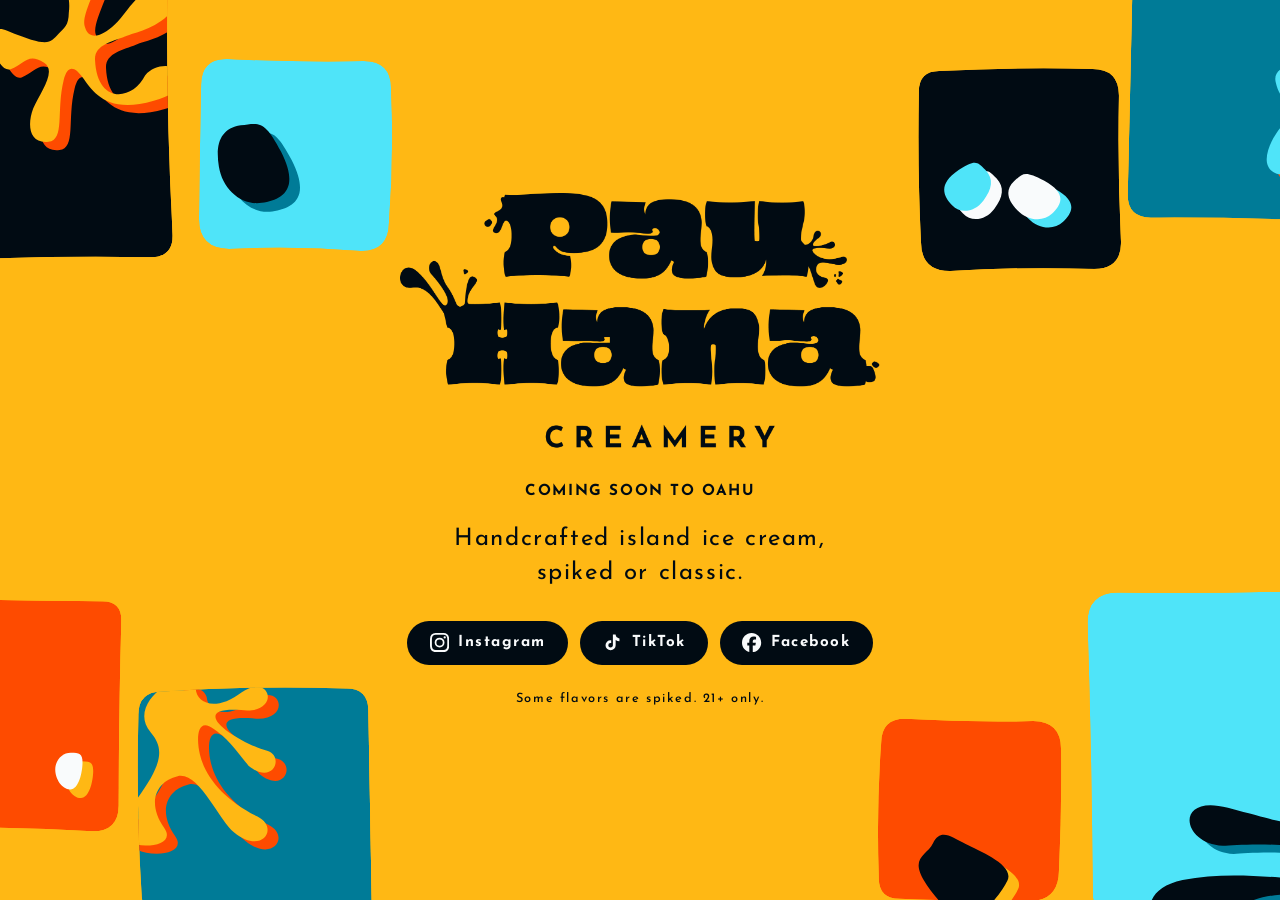
<file: index.html>
<!DOCTYPE html>
<html lang="en">
  <head>
    <meta charset="UTF-8" />
    <meta name="viewport" content="width=device-width, initial-scale=1.0" />
    <title>Pau Hana Creamery | Coming soon to Oahu, Hawaii</title>
    <meta name="description" content="Pau Hana Creamery makes handcrafted island ice cream, spiked or classic. Coming soon to Oahu, Hawaii." />
    <meta name="theme-color" content="#FFB814" />
    <meta property="og:type" content="website" />
    <meta property="og:title" content="Pau Hana Creamery" />
    <meta property="og:description" content="Handcrafted island ice cream, spiked or classic. Coming soon to Oahu, Hawaii." />
    <meta property="og:image" content="https://pauhanacreamery.com/assets/og-image.png" />
    <meta name="twitter:card" content="summary_large_image" />
    <link rel="icon" type="image/png" sizes="32x32" href="assets/favicon-32.png" />
    <link rel="icon" type="image/png" sizes="192x192" href="assets/favicon-192.png" />
    <link rel="apple-touch-icon" href="assets/apple-touch-icon.png" />
    <link rel="preconnect" href="https://fonts.googleapis.com" />
    <link rel="preconnect" href="https://fonts.gstatic.com" crossorigin />
    <link href="https://fonts.googleapis.com/css2?family=Josefin+Sans:wght@400;600;700&display=swap" rel="stylesheet" />
    <link rel="stylesheet" href="styles.css" />
  </head>
  <body>
    <div class="backdrop" aria-hidden="true">
      <svg class="art art--d" xmlns="http://www.w3.org/2000/svg" viewBox="0 0 1440 900" preserveAspectRatio="xMidYMid slice" aria-hidden="true" focusable="false"><g class="tile" style="--i:0;--tilt:1.6deg"><g class="bob"><g class="react"><defs><clipPath id="d0c0"><path d="M 20.2 0 Q 150.0 1.2 275.4 0 Q 300.0 0 300.0 24.6 Q 295.8 150.0 300.0 277.9 Q 300.0 300.0 277.9 300.0 Q 150.0 295.3 25.5 300.0 Q 0 300.0 0 274.5 Q 3.2 150.0 0 20.2 Q 0 0 20.2 0 Z"/></clipPath></defs><g transform="rotate(-1.2 100.0 110.0) translate(-50.0,-40.0)"><g clip-path="url(#d0c0)"><path d="M 20.2 0 Q 150.0 1.2 275.4 0 Q 300.0 0 300.0 24.6 Q 295.8 150.0 300.0 277.9 Q 300.0 300.0 277.9 300.0 Q 150.0 295.3 25.5 300.0 Q 0 300.0 0 274.5 Q 3.2 150.0 0 20.2 Q 0 0 20.2 0 Z" fill="#010B13"/><path d="M934.934 135.259C981.944 166.869 997.748 189.968 1005.04 224.413C1014.36 253.59 1006.85 261.259 997.748 280.336C985.186 306.676 988.011 318.833 879.822 311.944C806.918 307.302 889.549 418.927 917.105 396.234C944.661 373.54 942.219 344.363 987.606 355.71C1023.92 364.787 1000.98 427.842 998.152 467.555C996.926 511.321 1016.95 550.21 1058.13 530.773C1094.18 513.753 1051.72 455.187 1045.15 380.832C1041.65 341.183 1059.52 340.872 1086.48 359.759C1118.78 382.377 1168.14 424.904 1263.99 357.331C1394.42 265.376 1251.82 234.136 1225.08 307.078C1216.15 372.724 1139.73 410.796 1100.26 310.32C1086.89 276.28 1125.79 255.613 1149.7 234.541C1170.77 215.9 1210.49 196.854 1233.99 146.604C1251.45 109.284 1199.95 68.7986 1173.61 101.218C1135.52 146.199 1136.33 179.834 1118.1 214.685C1093.46 261.799 1067.44 268.584 1050.02 240.62C1028.4 205.893 1071.09 76.9054 1017.6 16.9302C964.111 -43.045 838.825 70.6341 934.934 135.259Z" fill="#FE4B00" transform="translate(138.5,-21.6) rotate(20 98.2 112.5) scale(0.4198) translate(-850.5,0.0)"/><path d="M934.934 135.259C981.944 166.869 997.748 189.968 1005.04 224.413C1014.36 253.59 1006.85 261.259 997.748 280.336C985.186 306.676 988.011 318.833 879.822 311.944C806.918 307.302 889.549 418.927 917.105 396.234C944.661 373.54 942.219 344.363 987.606 355.71C1023.92 364.787 1000.98 427.842 998.152 467.555C996.926 511.321 1016.95 550.21 1058.13 530.773C1094.18 513.753 1051.72 455.187 1045.15 380.832C1041.65 341.183 1059.52 340.872 1086.48 359.759C1118.78 382.377 1168.14 424.904 1263.99 357.331C1394.42 265.376 1251.82 234.136 1225.08 307.078C1216.15 372.724 1139.73 410.796 1100.26 310.32C1086.89 276.28 1125.79 255.613 1149.7 234.541C1170.77 215.9 1210.49 196.854 1233.99 146.604C1251.45 109.284 1199.95 68.7986 1173.61 101.218C1135.52 146.199 1136.33 179.834 1118.1 214.685C1093.46 261.799 1067.44 268.584 1050.02 240.62C1028.4 205.893 1071.09 76.9054 1017.6 16.9302C964.111 -43.045 838.825 70.6341 934.934 135.259Z" fill="#FFB814" transform="translate(127.7,-30.0) rotate(20 98.2 112.5) scale(0.4198) translate(-850.5,0.0)"/></g></g></g></g></g><g class="tile" style="--i:1;--tilt:-1.6deg"><g class="bob"><g class="react"><defs><clipPath id="d1c0"><path d="M 25.8 0 Q 95.0 2.3 162.5 0 Q 190.0 0 190.0 27.5 Q 194.1 95.0 190.0 161.7 Q 190.0 190.0 161.7 190.0 Q 95.0 185.5 30.4 190.0 Q 0 190.0 0 159.6 Q -0.3 95.0 0 25.8 Q 0 0 25.8 0 Z"/></clipPath></defs><g transform="rotate(0.9 375.0 155.0) translate(280.0,60.0)"><g clip-path="url(#d1c0)"><path d="M 25.8 0 Q 95.0 2.3 162.5 0 Q 190.0 0 190.0 27.5 Q 194.1 95.0 190.0 161.7 Q 190.0 190.0 161.7 190.0 Q 95.0 185.5 30.4 190.0 Q 0 190.0 0 159.6 Q -0.3 95.0 0 25.8 Q 0 0 25.8 0 Z" fill="#4FE4F9"/><path d="M799.479 795.315C762.862 795.315 748.526 820.144 748.526 862.727C748.526 905.311 778.21 939.832 814.826 939.832C851.443 939.832 888.289 928.579 863.938 853.466C843.884 795.315 836.096 795.315 799.479 795.315Z" fill="#007B97" transform="translate(29.8,73.0) rotate(-10 34.0 39.9) scale(0.5522) translate(-748.53,-795.31)"/><path d="M799.479 795.315C762.862 795.315 748.526 820.144 748.526 862.727C748.526 905.311 778.21 939.832 814.826 939.832C851.443 939.832 888.289 928.579 863.938 853.466C843.884 795.315 836.096 795.315 799.479 795.315Z" fill="#010B13" transform="translate(19.0,64.6) rotate(-10 34.0 39.9) scale(0.5522) translate(-748.53,-795.31)"/></g></g></g></g></g><g class="tile" style="--i:2;--tilt:1.6deg"><g class="bob"><g class="react"><defs><clipPath id="d2c0"><path d="M 21.5 0 Q 115.0 0.3 211.0 0 Q 230.0 0 230.0 19.0 Q 228.7 115.0 230.0 203.8 Q 230.0 230.0 203.8 230.0 Q 115.0 225.8 17.8 230.0 Q 0 230.0 0 212.2 Q 0.1 115.0 0 21.5 Q 0 0 21.5 0 Z"/></clipPath></defs><g transform="rotate(0.8 85.0 715.0) translate(-30.0,600.0)"><g clip-path="url(#d2c0)"><path d="M 21.5 0 Q 115.0 0.3 211.0 0 Q 230.0 0 230.0 19.0 Q 228.7 115.0 230.0 203.8 Q 230.0 230.0 203.8 230.0 Q 115.0 225.8 17.8 230.0 Q 0 230.0 0 212.2 Q 0.1 115.0 0 21.5 Q 0 0 21.5 0 Z" fill="#FE4B00"/><path d="M326.2 655.418C298.734 655.418 314.168 675.425 314.168 705.377C314.168 735.328 298.734 763.883 326.2 763.883C353.665 763.883 398.39 725.97 398.39 696.019C398.39 666.067 353.665 655.418 326.2 655.418Z" fill="#FFB814" transform="translate(43.0,36.0) rotate(0 31.9 39.1) scale(0.7209) translate(-309.85,-655.42)"/><path d="M243.158 709.657C229.425 709.657 218.292 721.797 218.292 736.773C218.292 751.749 229.061 769.018 242.794 769.018C256.527 769.018 262.141 740.944 262.141 725.968C262.141 710.992 256.891 709.657 243.158 709.657Z" fill="#FFB814" transform="translate(176.8,160.2) rotate(0 13.6 18.4) scale(0.6199) translate(-218.29,-709.66)"/><path d="M326.2 655.418C298.734 655.418 314.168 675.425 314.168 705.377C314.168 735.328 298.734 763.883 326.2 763.883C353.665 763.883 398.39 725.97 398.39 696.019C398.39 666.067 353.665 655.418 326.2 655.418Z" fill="#010B13" transform="translate(32.2,27.6) rotate(0 31.9 39.1) scale(0.7209) translate(-309.85,-655.42)"/><path d="M243.158 709.657C229.425 709.657 218.292 721.797 218.292 736.773C218.292 751.749 229.061 769.018 242.794 769.018C256.527 769.018 262.141 740.944 262.141 725.968C262.141 710.992 256.891 709.657 243.158 709.657Z" fill="#F9FBFC" transform="translate(166.0,151.8) rotate(0 13.6 18.4) scale(0.6199) translate(-218.29,-709.66)"/></g></g></g></g></g><g class="tile" style="--i:3;--tilt:-1.6deg"><g class="bob"><g class="react"><defs><clipPath id="d3c0"><path d="M 23.5 0 Q 115.0 -4.7 207.8 0 Q 230.0 0 230.0 22.2 Q 230.0 115.0 230.0 211.2 Q 230.0 230.0 211.2 230.0 Q 115.0 233.8 29.3 230.0 Q 0 230.0 0 200.7 Q -4.0 115.0 0 23.5 Q 0 0 23.5 0 Z"/></clipPath></defs><g transform="rotate(-1.0 335.0 805.0) translate(220.0,690.0)"><g clip-path="url(#d3c0)"><path d="M 23.5 0 Q 115.0 -4.7 207.8 0 Q 230.0 0 230.0 22.2 Q 230.0 115.0 230.0 211.2 Q 230.0 230.0 211.2 230.0 Q 115.0 233.8 29.3 230.0 Q 0 230.0 0 200.7 Q -4.0 115.0 0 23.5 Q 0 0 23.5 0 Z" fill="#007B97"/><path d="M1292.42 581.515C1344.01 606.137 1356.12 647.182 1315.47 798.421C1286.78 905.165 1487.41 824.074 1418.98 783.124C1351.16 742.532 1355.96 684.509 1397.3 653.428C1440.95 620.608 1534.34 712.603 1580.57 723.285C1665.25 746.889 1678.81 666.914 1616.93 664.288C1529.87 660.594 1463.2 630.923 1425.94 582.815C1402.11 552.048 1378.97 498.286 1432.31 511.516C1449.29 515.729 1463.5 513.866 1545.97 559.178C1622.16 579.763 1617.8 501.028 1572.82 506.961C1493.36 517.442 1341.35 490.725 1473.76 441.448C1568.28 412.551 1505.12 325.033 1457.28 400.474C1419.11 470.489 1367.5 471.111 1350.41 439.099C1305.98 388.464 1203.07 539.496 1292.42 581.515Z" fill="#FE4B00" transform="translate(-3.0,-10.0) rotate(25 81.0 97.8) scale(0.4066) translate(-1257.07,-370.55)"/><path d="M1292.42 581.515C1344.01 606.137 1356.12 647.182 1315.47 798.421C1286.78 905.165 1487.41 824.074 1418.98 783.124C1351.16 742.532 1355.96 684.509 1397.3 653.428C1440.95 620.608 1534.34 712.603 1580.57 723.285C1665.25 746.889 1678.81 666.914 1616.93 664.288C1529.87 660.594 1463.2 630.923 1425.94 582.815C1402.11 552.048 1378.97 498.286 1432.31 511.516C1449.29 515.729 1463.5 513.866 1545.97 559.178C1622.16 579.763 1617.8 501.028 1572.82 506.961C1493.36 517.442 1341.35 490.725 1473.76 441.448C1568.28 412.551 1505.12 325.033 1457.28 400.474C1419.11 470.489 1367.5 471.111 1350.41 439.099C1305.98 388.464 1203.07 539.496 1292.42 581.515Z" fill="#FFB814" transform="translate(-13.8,-18.4) rotate(25 81.0 97.8) scale(0.4066) translate(-1257.07,-370.55)"/></g></g></g></g></g><g class="tile" style="--i:4;--tilt:1.6deg"><g class="bob"><g class="react"><defs><clipPath id="d4c0"><path d="M 23.3 0 Q 125.0 0.1 225.1 0 Q 250.0 0 250.0 24.9 Q 250.8 125.0 250.0 219.9 Q 250.0 250.0 219.9 250.0 Q 125.0 247.0 23.5 250.0 Q 0 250.0 0 226.5 Q 0.1 125.0 0 23.3 Q 0 0 23.3 0 Z"/></clipPath></defs><g transform="rotate(1.3 1335.0 95.0) translate(1210.0,-30.0)"><g clip-path="url(#d4c0)"><path d="M 23.3 0 Q 125.0 0.1 225.1 0 Q 250.0 0 250.0 24.9 Q 250.8 125.0 250.0 219.9 Q 250.0 250.0 219.9 250.0 Q 125.0 247.0 23.5 250.0 Q 0 250.0 0 226.5 Q 0.1 125.0 0 23.3 Q 0 0 23.3 0 Z" fill="#007B97"/><path d="M1490.5 178.618C1448.36 193.206 1449.44 149.036 1455.24 125.126C1460.11 97.9758 1480.78 95.9496 1476.73 83.3872C1472.68 70.8248 1449.84 93.4799 1426.48 57.8572C1410.27 33.1377 1462.14 9.63358 1474.29 41.6474C1486.45 73.6612 1497.79 80.5505 1512.38 73.6615C1526.97 66.7725 1492.93 51.3744 1517.25 28.6811C1541.56 5.98773 1555.34 44.8895 1535.49 53.3995C1519.6 60.2075 1525.66 73.0536 1531.33 84.8055C1551.6 121.682 1545.62 127.153 1562.23 169.703C1578.91 212.409 1509.55 215.899 1518.06 170.108C1532.65 134.447 1533.87 123.749 1520.9 102.028C1507.93 80.3074 1475.1 97.976 1485.23 116.617C1499.55 134.852 1532.64 164.029 1490.5 178.618Z" fill="#FE4B00" transform="translate(138.3,108.4) rotate(20 48.7 62.5) scale(0.6889) translate(-1423.37,-21.67)"/><path d="M1490.5 178.618C1448.36 193.206 1449.44 149.036 1455.24 125.126C1460.11 97.9758 1480.78 95.9496 1476.73 83.3872C1472.68 70.8248 1449.84 93.4799 1426.48 57.8572C1410.27 33.1377 1462.14 9.63358 1474.29 41.6474C1486.45 73.6612 1497.79 80.5505 1512.38 73.6615C1526.97 66.7725 1492.93 51.3744 1517.25 28.6811C1541.56 5.98773 1555.34 44.8895 1535.49 53.3995C1519.6 60.2075 1525.66 73.0536 1531.33 84.8055C1551.6 121.682 1545.62 127.153 1562.23 169.703C1578.91 212.409 1509.55 215.899 1518.06 170.108C1532.65 134.447 1533.87 123.749 1520.9 102.028C1507.93 80.3074 1475.1 97.976 1485.23 116.617C1499.55 134.852 1532.64 164.029 1490.5 178.618Z" fill="#4FE4F9" transform="translate(127.5,100.0) rotate(20 48.7 62.5) scale(0.6889) translate(-1423.37,-21.67)"/></g></g></g></g></g><g class="tile" style="--i:5;--tilt:-1.6deg"><g class="bob"><g class="react"><defs><clipPath id="d5c0"><path d="M 20.5 0 Q 100.0 -3.0 173.3 0 Q 200.0 0 200.0 26.7 Q 197.4 100.0 200.0 173.3 Q 200.0 200.0 173.3 200.0 Q 100.0 196.6 29.0 200.0 Q 0 200.0 0 171.0 Q -2.6 100.0 0 20.5 Q 0 0 20.5 0 Z"/></clipPath></defs><g transform="rotate(-0.8 1100.0 170.0) translate(1000.0,70.0)"><g clip-path="url(#d5c0)"><path d="M 20.5 0 Q 100.0 -3.0 173.3 0 Q 200.0 0 200.0 26.7 Q 197.4 100.0 200.0 173.3 Q 200.0 200.0 173.3 200.0 Q 100.0 196.6 29.0 200.0 Q 0 200.0 0 171.0 Q -2.6 100.0 0 20.5 Q 0 0 20.5 0 Z" fill="#010B13"/><path d="M1406.91 83.0444C1418.74 95.9029 1415.93 110.341 1403.18 126.468C1390.42 142.596 1370.49 145.246 1358.66 132.387C1346.83 119.529 1338.3 102.328 1368.67 82.4321C1392.56 67.4509 1395.08 70.1859 1406.91 83.0444Z" fill="#F9FBFC" transform="translate(34.8,100.4) rotate(0 23.4 24.0) scale(0.7031) translate(-1347.84,-72.26)"/><path d="M847.239 765.706C836.009 776.119 838.673 787.81 850.782 800.869C862.891 813.928 881.81 816.074 893.04 805.662C904.269 795.25 912.369 781.321 883.542 765.211C860.856 753.079 858.468 755.294 847.239 765.706Z" fill="#4FE4F9" transform="translate(98.8,112.4) rotate(0 26.0 22.7) scale(0.8227) translate(-840.1,-756.97)"/><path d="M1406.91 83.0444C1418.74 95.9029 1415.93 110.341 1403.18 126.468C1390.42 142.596 1370.49 145.246 1358.66 132.387C1346.83 119.529 1338.3 102.328 1368.67 82.4321C1392.56 67.4509 1395.08 70.1859 1406.91 83.0444Z" fill="#4FE4F9" transform="translate(24.0,92.0) rotate(0 23.4 24.0) scale(0.7031) translate(-1347.84,-72.26)"/><path d="M847.239 765.706C836.009 776.119 838.673 787.81 850.782 800.869C862.891 813.928 881.81 816.074 893.04 805.662C904.269 795.25 912.369 781.321 883.542 765.211C860.856 753.079 858.468 755.294 847.239 765.706Z" fill="#F9FBFC" transform="translate(88.0,104.0) rotate(0 26.0 22.7) scale(0.8227) translate(-840.1,-756.97)"/></g></g></g></g></g><g class="tile" style="--i:6;--tilt:1.6deg"><g class="bob"><g class="react"><defs><clipPath id="d6c0"><path d="M 30.7 0 Q 160.0 4.7 303.0 0 Q 320.0 0 320.0 17.0 Q 315.4 160.0 320.0 292.6 Q 320.0 320.0 292.6 320.0 Q 160.0 323.6 19.1 320.0 Q 0 320.0 0 300.9 Q 1.7 160.0 0 30.7 Q 0 0 30.7 0 Z"/></clipPath></defs><g transform="rotate(-1.1 1330.0 750.0) translate(1170.0,590.0)"><g clip-path="url(#d6c0)"><path d="M 30.7 0 Q 160.0 4.7 303.0 0 Q 320.0 0 320.0 17.0 Q 315.4 160.0 320.0 292.6 Q 320.0 320.0 292.6 320.0 Q 160.0 323.6 19.1 320.0 Q 0 320.0 0 300.9 Q 1.7 160.0 0 30.7 Q 0 0 30.7 0 Z" fill="#4FE4F9"/><path d="M164.605 492.74C-31.4155 495.078 114.212 770.453 237.008 622.826C321.388 521.382 489.434 598.066 548.585 621.964C607.736 645.862 650.023 665.375 745.627 661.773C912.352 630.016 856.918 431.229 737.634 388.227C687.82 370.188 703.875 424.508 681.495 408.492C591.221 316.068 669.672 179.98 579.064 202.94C506.7 221.276 594.051 347.215 638.803 427.443C668.106 479.974 679.146 512.908 615.128 483.207C386.374 377.074 476.925 424.749 307.29 340.984C185.006 280.6 178.024 405.598 276.971 429.679C325.566 434.66 537.315 465.657 554.654 534.083C576.327 619.616 360.626 490.403 164.605 492.74Z" fill="#007B97" transform="translate(55.6,156.8) rotate(-10 160.0 95.4) scale(0.4095) translate(-68.7,-200.37)"/><path d="M164.605 492.74C-31.4155 495.078 114.212 770.453 237.008 622.826C321.388 521.382 489.434 598.066 548.585 621.964C607.736 645.862 650.023 665.375 745.627 661.773C912.352 630.016 856.918 431.229 737.634 388.227C687.82 370.188 703.875 424.508 681.495 408.492C591.221 316.068 669.672 179.98 579.064 202.94C506.7 221.276 594.051 347.215 638.803 427.443C668.106 479.974 679.146 512.908 615.128 483.207C386.374 377.074 476.925 424.749 307.29 340.984C185.006 280.6 178.024 405.598 276.971 429.679C325.566 434.66 537.315 465.657 554.654 534.083C576.327 619.616 360.626 490.403 164.605 492.74Z" fill="#010B13" transform="translate(44.8,148.4) rotate(-10 160.0 95.4) scale(0.4095) translate(-68.7,-200.37)"/></g></g></g></g></g><g class="tile" style="--i:7;--tilt:-1.6deg"><g class="bob"><g class="react"><defs><clipPath id="d7c0"><path d="M 24.3 0 Q 90.0 2.6 151.6 0 Q 180.0 0 180.0 28.4 Q 182.0 90.0 180.0 149.4 Q 180.0 180.0 149.4 180.0 Q 90.0 181.5 21.0 180.0 Q 0 180.0 0 159.0 Q -3.7 90.0 0 24.3 Q 0 0 24.3 0 Z"/></clipPath></defs><g transform="rotate(1.0 1050.0 810.0) translate(960.0,720.0)"><g clip-path="url(#d7c0)"><path d="M 24.3 0 Q 90.0 2.6 151.6 0 Q 180.0 0 180.0 28.4 Q 182.0 90.0 180.0 149.4 Q 180.0 180.0 149.4 180.0 Q 90.0 181.5 21.0 180.0 Q 0 180.0 0 159.0 Q -3.7 90.0 0 24.3 Q 0 0 24.3 0 Z" fill="#FE4B00"/><path d="M327.767 819.789C307.078 809.926 292.263 797.828 281.923 819.518C271.582 841.208 239.207 839.648 290.321 898.334C330.723 959.792 376.888 891.991 387.228 870.301C397.569 848.611 348.455 829.652 327.767 819.789Z" fill="#FFB814" transform="translate(50.4,123.7) rotate(0 45.0 41.3) scale(0.7123) translate(-262.28,-807.4)"/><path d="M327.767 819.789C307.078 809.926 292.263 797.828 281.923 819.518C271.582 841.208 239.207 839.648 290.321 898.334C330.723 959.792 376.888 891.991 387.228 870.301C397.569 848.611 348.455 829.652 327.767 819.789Z" fill="#010B13" transform="translate(39.6,115.3) rotate(0 45.0 41.3) scale(0.7123) translate(-262.28,-807.4)"/></g></g></g></g></g></svg>
      <svg class="art art--m" xmlns="http://www.w3.org/2000/svg" viewBox="0 0 390 844" preserveAspectRatio="xMidYMid slice" aria-hidden="true" focusable="false"><g class="tile" style="--i:0;--tilt:1.6deg"><g class="bob"><g class="react"><defs><clipPath id="m0c0"><path d="M 13.5 0 Q 95.0 0.8 173.6 0 Q 190.0 0 190.0 16.4 Q 187.2 95.0 190.0 175.2 Q 190.0 190.0 175.2 190.0 Q 95.0 186.9 17.0 190.0 Q 0 190.0 0 173.0 Q 2.2 95.0 0 13.5 Q 0 0 13.5 0 Z"/></clipPath></defs><g transform="rotate(-1.2 55.0 55.0) translate(-40.0,-40.0)"><g clip-path="url(#m0c0)"><path d="M 13.5 0 Q 95.0 0.8 173.6 0 Q 190.0 0 190.0 16.4 Q 187.2 95.0 190.0 175.2 Q 190.0 190.0 175.2 190.0 Q 95.0 186.9 17.0 190.0 Q 0 190.0 0 173.0 Q 2.2 95.0 0 13.5 Q 0 0 13.5 0 Z" fill="#010B13"/><path d="M934.934 135.259C981.944 166.869 997.748 189.968 1005.04 224.413C1014.36 253.59 1006.85 261.259 997.748 280.336C985.186 306.676 988.011 318.833 879.822 311.944C806.918 307.302 889.549 418.927 917.105 396.234C944.661 373.54 942.219 344.363 987.606 355.71C1023.92 364.787 1000.98 427.842 998.152 467.555C996.926 511.321 1016.95 550.21 1058.13 530.773C1094.18 513.753 1051.72 455.187 1045.15 380.832C1041.65 341.183 1059.52 340.872 1086.48 359.759C1118.78 382.377 1168.14 424.904 1263.99 357.331C1394.42 265.376 1251.82 234.136 1225.08 307.078C1216.15 372.724 1139.73 410.796 1100.26 310.32C1086.89 276.28 1125.79 255.613 1149.7 234.541C1170.77 215.9 1210.49 196.854 1233.99 146.604C1251.45 109.284 1199.95 68.7986 1173.61 101.218C1135.52 146.199 1136.33 179.834 1118.1 214.685C1093.46 261.799 1067.44 268.584 1050.02 240.62C1028.4 205.893 1071.09 76.9054 1017.6 16.9302C964.111 -43.045 838.825 70.6341 934.934 135.259Z" fill="#FE4B00" transform="translate(83.6,-13.4) rotate(20 66.3 76.0) scale(0.2836) translate(-850.5,0.0)"/><path d="M934.934 135.259C981.944 166.869 997.748 189.968 1005.04 224.413C1014.36 253.59 1006.85 261.259 997.748 280.336C985.186 306.676 988.011 318.833 879.822 311.944C806.918 307.302 889.549 418.927 917.105 396.234C944.661 373.54 942.219 344.363 987.606 355.71C1023.92 364.787 1000.98 427.842 998.152 467.555C996.926 511.321 1016.95 550.21 1058.13 530.773C1094.18 513.753 1051.72 455.187 1045.15 380.832C1041.65 341.183 1059.52 340.872 1086.48 359.759C1118.78 382.377 1168.14 424.904 1263.99 357.331C1394.42 265.376 1251.82 234.136 1225.08 307.078C1216.15 372.724 1139.73 410.796 1100.26 310.32C1086.89 276.28 1125.79 255.613 1149.7 234.541C1170.77 215.9 1210.49 196.854 1233.99 146.604C1251.45 109.284 1199.95 68.7986 1173.61 101.218C1135.52 146.199 1136.33 179.834 1118.1 214.685C1093.46 261.799 1067.44 268.584 1050.02 240.62C1028.4 205.893 1071.09 76.9054 1017.6 16.9302C964.111 -43.045 838.825 70.6341 934.934 135.259Z" fill="#FFB814" transform="translate(76.4,-19.0) rotate(20 66.3 76.0) scale(0.2836) translate(-850.5,0.0)"/></g></g></g></g></g><g class="tile" style="--i:1;--tilt:-1.6deg"><g class="bob"><g class="react"><defs><clipPath id="m1c0"><path d="M 17.2 0 Q 65.0 1.5 111.7 0 Q 130.0 0 130.0 18.3 Q 132.7 65.0 130.0 111.2 Q 130.0 130.0 111.2 130.0 Q 65.0 127.0 20.2 130.0 Q 0 130.0 0 109.8 Q -0.2 65.0 0 17.2 Q 0 0 17.2 0 Z"/></clipPath></defs><g transform="rotate(0.9 265.0 35.0) translate(200.0,-30.0)"><g clip-path="url(#m1c0)"><path d="M 17.2 0 Q 65.0 1.5 111.7 0 Q 130.0 0 130.0 18.3 Q 132.7 65.0 130.0 111.2 Q 130.0 130.0 111.2 130.0 Q 65.0 127.0 20.2 130.0 Q 0 130.0 0 109.8 Q -0.2 65.0 0 17.2 Q 0 0 17.2 0 Z" fill="#4FE4F9"/><path d="M799.479 795.315C762.862 795.315 748.526 820.144 748.526 862.727C748.526 905.311 778.21 939.832 814.826 939.832C851.443 939.832 888.289 928.579 863.938 853.466C843.884 795.315 836.096 795.315 799.479 795.315Z" fill="#007B97" transform="translate(20.2,49.8) rotate(-10 23.3 27.3) scale(0.3778) translate(-748.53,-795.31)"/><path d="M799.479 795.315C762.862 795.315 748.526 820.144 748.526 862.727C748.526 905.311 778.21 939.832 814.826 939.832C851.443 939.832 888.289 928.579 863.938 853.466C843.884 795.315 836.096 795.315 799.479 795.315Z" fill="#010B13" transform="translate(13.0,44.2) rotate(-10 23.3 27.3) scale(0.3778) translate(-748.53,-795.31)"/></g></g></g></g></g><g class="tile" style="--i:2;--tilt:1.6deg"><g class="bob"><g class="react"><defs><clipPath id="m2c0"><path d="M 12.8 0 Q 55.0 -1.8 92.2 0 Q 110.0 0 110.0 17.8 Q 111.9 55.0 110.0 92.7 Q 110.0 110.0 92.7 110.0 Q 55.0 112.0 15.8 110.0 Q 0 110.0 0 94.2 Q 0.1 55.0 0 12.8 Q 0 0 12.8 0 Z"/></clipPath></defs><g transform="rotate(-0.9 375.0 125.0) translate(320.0,70.0)"><g clip-path="url(#m2c0)"><path d="M 12.8 0 Q 55.0 -1.8 92.2 0 Q 110.0 0 110.0 17.8 Q 111.9 55.0 110.0 92.7 Q 110.0 110.0 92.7 110.0 Q 55.0 112.0 15.8 110.0 Q 0 110.0 0 94.2 Q 0.1 55.0 0 12.8 Q 0 0 12.8 0 Z" fill="#FE4B00"/><path d="M326.2 655.418C298.734 655.418 314.168 675.425 314.168 705.377C314.168 735.328 298.734 763.883 326.2 763.883C353.665 763.883 398.39 725.97 398.39 696.019C398.39 666.067 353.665 655.418 326.2 655.418Z" fill="#FFB814" transform="translate(22.6,18.8) rotate(0 15.3 18.7) scale(0.3448) translate(-309.85,-655.42)"/><path d="M326.2 655.418C298.734 655.418 314.168 675.425 314.168 705.377C314.168 735.328 298.734 763.883 326.2 763.883C353.665 763.883 398.39 725.97 398.39 696.019C398.39 666.067 353.665 655.418 326.2 655.418Z" fill="#010B13" transform="translate(15.4,13.2) rotate(0 15.3 18.7) scale(0.3448) translate(-309.85,-655.42)"/></g></g></g></g></g><g class="tile" style="--i:3;--tilt:-1.6deg"><g class="bob"><g class="react"><defs><clipPath id="m3c0"><path d="M 15.6 0 Q 85.0 -3.2 155.2 0 Q 170.0 0 170.0 14.8 Q 170.0 85.0 170.0 157.5 Q 170.0 170.0 157.5 170.0 Q 85.0 172.5 19.5 170.0 Q 0 170.0 0 150.5 Q -2.7 85.0 0 15.6 Q 0 0 15.6 0 Z"/></clipPath></defs><g transform="rotate(0.8 55.0 775.0) translate(-30.0,690.0)"><g clip-path="url(#m3c0)"><path d="M 15.6 0 Q 85.0 -3.2 155.2 0 Q 170.0 0 170.0 14.8 Q 170.0 85.0 170.0 157.5 Q 170.0 170.0 157.5 170.0 Q 85.0 172.5 19.5 170.0 Q 0 170.0 0 150.5 Q -2.7 85.0 0 15.6 Q 0 0 15.6 0 Z" fill="#007B97"/><path d="M1292.42 581.515C1344.01 606.137 1356.12 647.182 1315.47 798.421C1286.78 905.165 1487.41 824.074 1418.98 783.124C1351.16 742.532 1355.96 684.509 1397.3 653.428C1440.95 620.608 1534.34 712.603 1580.57 723.285C1665.25 746.889 1678.81 666.914 1616.93 664.288C1529.87 660.594 1463.2 630.923 1425.94 582.815C1402.11 552.048 1378.97 498.286 1432.31 511.516C1449.29 515.729 1463.5 513.866 1545.97 559.178C1622.16 579.763 1617.8 501.028 1572.82 506.961C1493.36 517.442 1341.35 490.725 1473.76 441.448C1568.28 412.551 1505.12 325.033 1457.28 400.474C1419.11 470.489 1367.5 471.111 1350.41 439.099C1305.98 388.464 1203.07 539.496 1292.42 581.515Z" fill="#FE4B00" transform="translate(-3.0,-8.0) rotate(25 59.8 72.2) scale(0.3006) translate(-1257.07,-370.55)"/><path d="M1292.42 581.515C1344.01 606.137 1356.12 647.182 1315.47 798.421C1286.78 905.165 1487.41 824.074 1418.98 783.124C1351.16 742.532 1355.96 684.509 1397.3 653.428C1440.95 620.608 1534.34 712.603 1580.57 723.285C1665.25 746.889 1678.81 666.914 1616.93 664.288C1529.87 660.594 1463.2 630.923 1425.94 582.815C1402.11 552.048 1378.97 498.286 1432.31 511.516C1449.29 515.729 1463.5 513.866 1545.97 559.178C1622.16 579.763 1617.8 501.028 1572.82 506.961C1493.36 517.442 1341.35 490.725 1473.76 441.448C1568.28 412.551 1505.12 325.033 1457.28 400.474C1419.11 470.489 1367.5 471.111 1350.41 439.099C1305.98 388.464 1203.07 539.496 1292.42 581.515Z" fill="#FFB814" transform="translate(-10.2,-13.6) rotate(25 59.8 72.2) scale(0.3006) translate(-1257.07,-370.55)"/></g></g></g></g></g><g class="tile" style="--i:4;--tilt:1.6deg"><g class="bob"><g class="react"><defs><clipPath id="m4c0"><path d="M 14.3 0 Q 60.0 0.2 107.4 0 Q 120.0 0 120.0 12.6 Q 119.1 60.0 120.0 102.6 Q 120.0 120.0 102.6 120.0 Q 60.0 117.2 11.9 120.0 Q 0 120.0 0 108.1 Q 0.0 60.0 0 14.3 Q 0 0 14.3 0 Z"/></clipPath></defs><g transform="rotate(-1.0 190.0 790.0) translate(130.0,730.0)"><g clip-path="url(#m4c0)"><path d="M 14.3 0 Q 60.0 0.2 107.4 0 Q 120.0 0 120.0 12.6 Q 119.1 60.0 120.0 102.6 Q 120.0 120.0 102.6 120.0 Q 60.0 117.2 11.9 120.0 Q 0 120.0 0 108.1 Q 0.0 60.0 0 14.3 Q 0 0 14.3 0 Z" fill="#FE4B00"/><path d="M243.158 709.657C229.425 709.657 218.292 721.797 218.292 736.773C218.292 751.749 229.061 769.018 242.794 769.018C256.527 769.018 262.141 740.944 262.141 725.968C262.141 710.992 256.891 709.657 243.158 709.657Z" fill="#FFB814" transform="translate(31.2,29.6) rotate(0 8.9 12.0) scale(0.4043) translate(-218.29,-709.66)"/><path d="M326.2 655.418C298.734 655.418 314.168 675.425 314.168 705.377C314.168 735.328 298.734 763.883 326.2 763.883C353.665 763.883 398.39 725.97 398.39 696.019C398.39 666.067 353.665 655.418 326.2 655.418Z" fill="#FFB814" transform="translate(81.0,75.2) rotate(0 14.7 18.0) scale(0.3319) translate(-309.85,-655.42)"/><path d="M243.158 709.657C229.425 709.657 218.292 721.797 218.292 736.773C218.292 751.749 229.061 769.018 242.794 769.018C256.527 769.018 262.141 740.944 262.141 725.968C262.141 710.992 256.891 709.657 243.158 709.657Z" fill="#F9FBFC" transform="translate(24.0,24.0) rotate(0 8.9 12.0) scale(0.4043) translate(-218.29,-709.66)"/><path d="M326.2 655.418C298.734 655.418 314.168 675.425 314.168 705.377C314.168 735.328 298.734 763.883 326.2 763.883C353.665 763.883 398.39 725.97 398.39 696.019C398.39 666.067 353.665 655.418 326.2 655.418Z" fill="#010B13" transform="translate(73.8,69.6) rotate(0 14.7 18.0) scale(0.3319) translate(-309.85,-655.42)"/></g></g></g></g></g><g class="tile" style="--i:5;--tilt:-1.6deg"><g class="bob"><g class="react"><defs><clipPath id="m5c0"><path d="M 20.5 0 Q 110.0 3.1 208.7 0 Q 220.0 0 220.0 11.3 Q 216.9 110.0 220.0 201.7 Q 220.0 220.0 201.7 220.0 Q 110.0 222.4 12.7 220.0 Q 0 220.0 0 207.3 Q 1.2 110.0 0 20.5 Q 0 0 20.5 0 Z"/></clipPath></defs><g transform="rotate(1.1 340.0 760.0) translate(230.0,650.0)"><g clip-path="url(#m5c0)"><path d="M 20.5 0 Q 110.0 3.1 208.7 0 Q 220.0 0 220.0 11.3 Q 216.9 110.0 220.0 201.7 Q 220.0 220.0 201.7 220.0 Q 110.0 222.4 12.7 220.0 Q 0 220.0 0 207.3 Q 1.2 110.0 0 20.5 Q 0 0 20.5 0 Z" fill="#4FE4F9"/><path d="M164.605 492.74C-31.4155 495.078 114.212 770.453 237.008 622.826C321.388 521.382 489.434 598.066 548.585 621.964C607.736 645.862 650.023 665.375 745.627 661.773C912.352 630.016 856.918 431.229 737.634 388.227C687.82 370.188 703.875 424.508 681.495 408.492C591.221 316.068 669.672 179.98 579.064 202.94C506.7 221.276 594.051 347.215 638.803 427.443C668.106 479.974 679.146 512.908 615.128 483.207C386.374 377.074 476.925 424.749 307.29 340.984C185.006 280.6 178.024 405.598 276.971 429.679C325.566 434.66 537.315 465.657 554.654 534.083C576.327 619.616 360.626 490.403 164.605 492.74Z" fill="#007B97" transform="translate(38.0,107.6) rotate(-10 110.0 65.6) scale(0.2815) translate(-68.7,-200.37)"/><path d="M164.605 492.74C-31.4155 495.078 114.212 770.453 237.008 622.826C321.388 521.382 489.434 598.066 548.585 621.964C607.736 645.862 650.023 665.375 745.627 661.773C912.352 630.016 856.918 431.229 737.634 388.227C687.82 370.188 703.875 424.508 681.495 408.492C591.221 316.068 669.672 179.98 579.064 202.94C506.7 221.276 594.051 347.215 638.803 427.443C668.106 479.974 679.146 512.908 615.128 483.207C386.374 377.074 476.925 424.749 307.29 340.984C185.006 280.6 178.024 405.598 276.971 429.679C325.566 434.66 537.315 465.657 554.654 534.083C576.327 619.616 360.626 490.403 164.605 492.74Z" fill="#010B13" transform="translate(30.8,102.0) rotate(-10 110.0 65.6) scale(0.2815) translate(-68.7,-200.37)"/></g></g></g></g></g></svg>
    </div>

    <main class="page">
      <div class="content">
        <img class="logo" src="assets/ph-logo-ink.png" alt="Pau Hana Creamery" width="1600" height="875" />

        <h1 class="eyebrow">Coming soon to Oahu</h1>
        <p class="tagline">Handcrafted island ice cream, spiked or classic.</p>

        <nav class="social" aria-label="Social media">
          <a class="pill" href="https://www.instagram.com/pauhanacreamery/" target="_blank" rel="noopener noreferrer">
            <svg viewBox="0 0 24 24" aria-hidden="true" focusable="false"><path d="M12 2.16c3.2 0 3.58.01 4.85.07 3.12.14 4.57 1.62 4.71 4.71.06 1.27.07 1.65.07 4.85s-.01 3.58-.07 4.85c-.14 3.09-1.59 4.57-4.71 4.71-1.27.06-1.65.07-4.85.07s-3.58-.01-4.85-.07c-3.12-.14-4.57-1.62-4.71-4.71-.06-1.27-.07-1.65-.07-4.85s.01-3.58.07-4.85C2.58 3.85 4.03 2.37 7.15 2.23 8.42 2.17 8.8 2.16 12 2.16M12 0C8.74 0 8.33.01 7.05.07 2.7.27.27 2.69.07 7.05.01 8.33 0 8.74 0 12s.01 3.67.07 4.95c.2 4.36 2.62 6.78 6.98 6.98C8.33 23.99 8.74 24 12 24s3.67-.01 4.95-.07c4.36-.2 6.78-2.62 6.98-6.98.06-1.28.07-1.69.07-4.95s-.01-3.67-.07-4.95C23.73 2.69 21.31.27 16.95.07 15.67.01 15.26 0 12 0zm0 5.84a6.16 6.16 0 1 0 0 12.32 6.16 6.16 0 0 0 0-12.32zM12 16a4 4 0 1 1 0-8 4 4 0 0 1 0 8zm6.41-11.85a1.44 1.44 0 1 0 0 2.88 1.44 1.44 0 0 0 0-2.88z" /></svg>
            Instagram
          </a>
          <a class="pill" href="https://www.tiktok.com/@pauhanacreamery" target="_blank" rel="noopener noreferrer">
            <svg viewBox="0 0 24 24" aria-hidden="true" focusable="false"><path d="M19.59 6.69a4.83 4.83 0 0 1-3.77-4.25V2h-3.45v13.67a2.89 2.89 0 0 1-2.88 2.5 2.89 2.89 0 0 1-2.89-2.89 2.89 2.89 0 0 1 2.89-2.89c.28 0 .54.04.79.1v-3.5a6.37 6.37 0 0 0-.79-.05A6.34 6.34 0 0 0 3.15 15.3a6.34 6.34 0 0 0 6.34 6.34 6.34 6.34 0 0 0 6.34-6.34V8.73a8.19 8.19 0 0 0 4.76 1.52V6.84a4.84 4.84 0 0 1-1-.15z" /></svg>
            TikTok
          </a>
          <a class="pill" href="https://www.facebook.com/profile.php?id=61596701210632" target="_blank" rel="noopener noreferrer">
            <svg viewBox="0 0 24 24" aria-hidden="true" focusable="false"><path d="M9.101 23.691v-7.98H6.627v-3.667h2.474v-1.58c0-4.085 1.848-5.978 5.858-5.978.401 0 .955.042 1.468.103a8.68 8.68 0 0 1 1.141.195v3.325a8.623 8.623 0 0 0-.653-.036 26.805 26.805 0 0 0-.733-.009c-.707 0-1.259.096-1.675.309a1.686 1.686 0 0 0-.679.622c-.258.42-.374.995-.374 1.752v1.297h3.919l-.386 2.103-.287 1.564h-3.246v8.245C19.396 23.238 24 18.179 24 12.044c0-6.627-5.373-12-12-12s-12 5.373-12 12c0 5.628 3.874 10.35 9.101 11.647Z" /></svg>
            Facebook
          </a>
        </nav>

        <p class="fineprint">Some flavors are spiked. 21+ only.</p>
      </div>
    </main>
  </body>
</html>
</file>
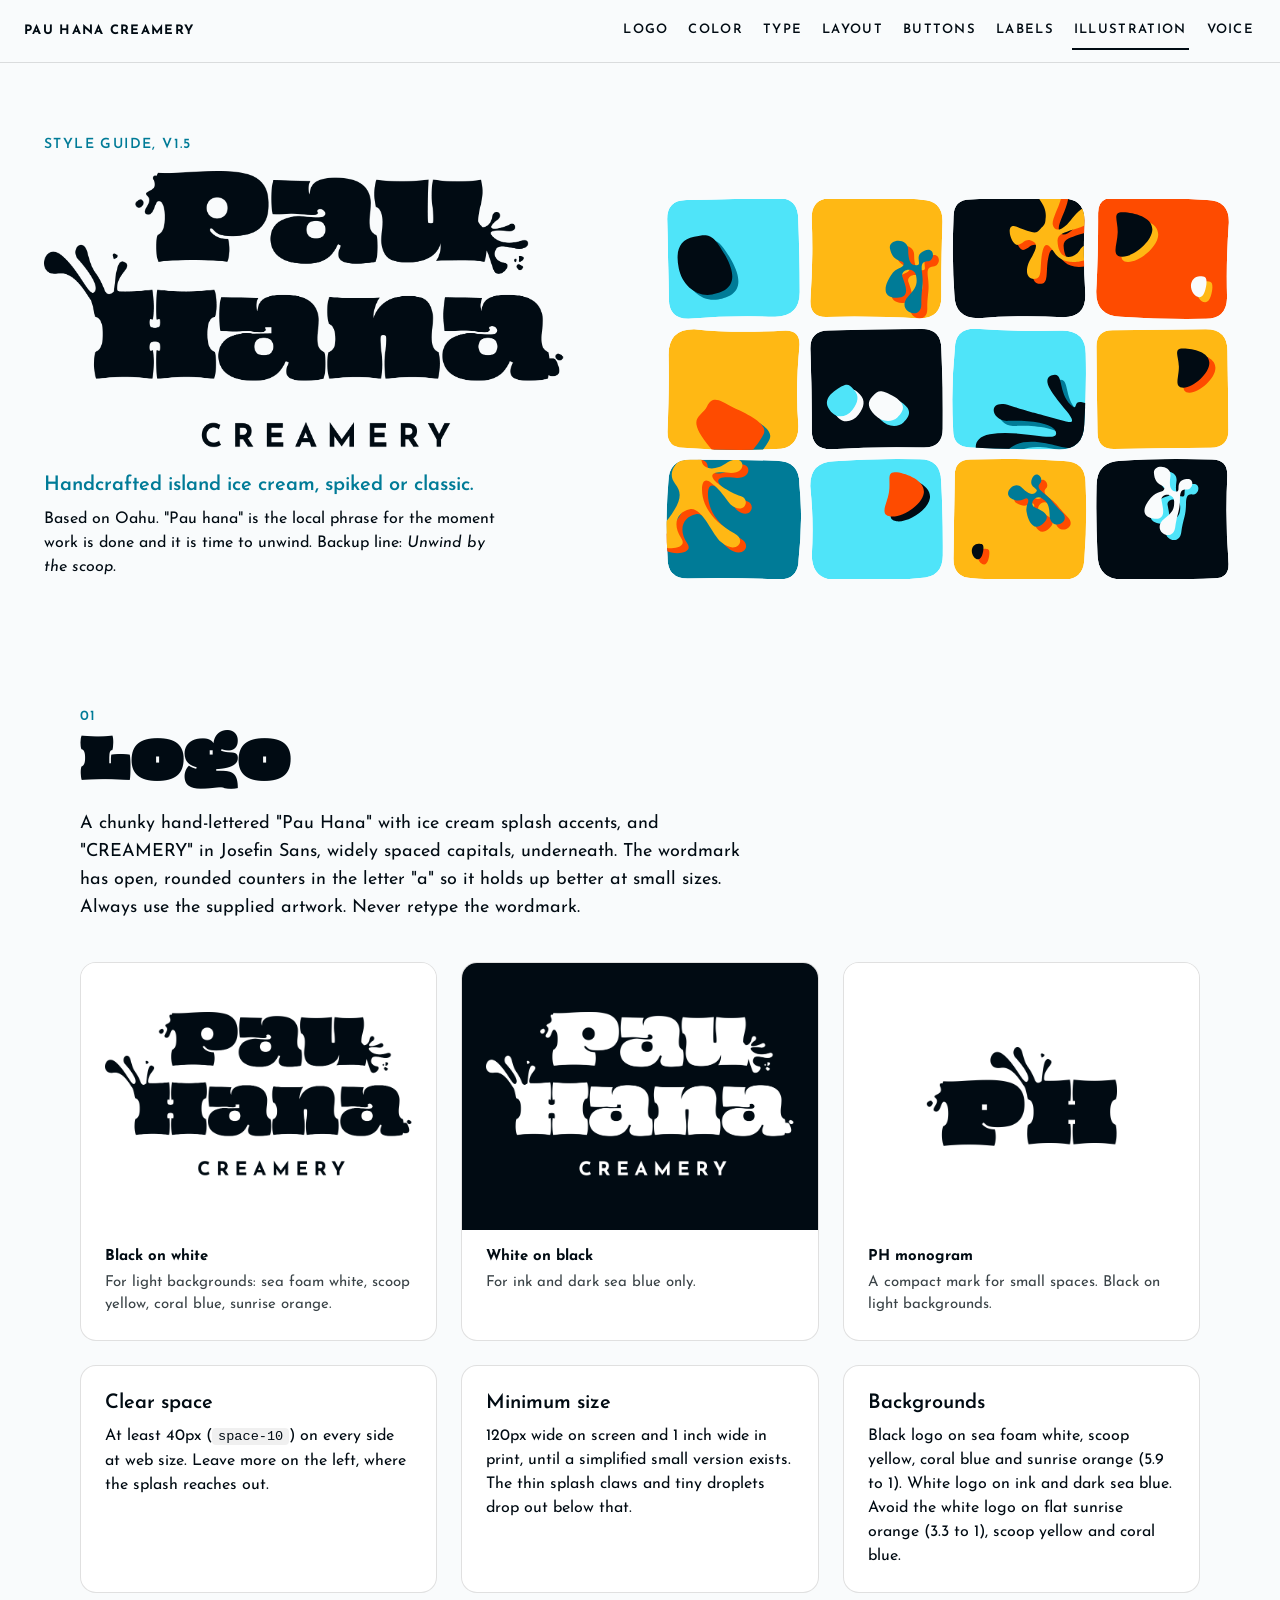
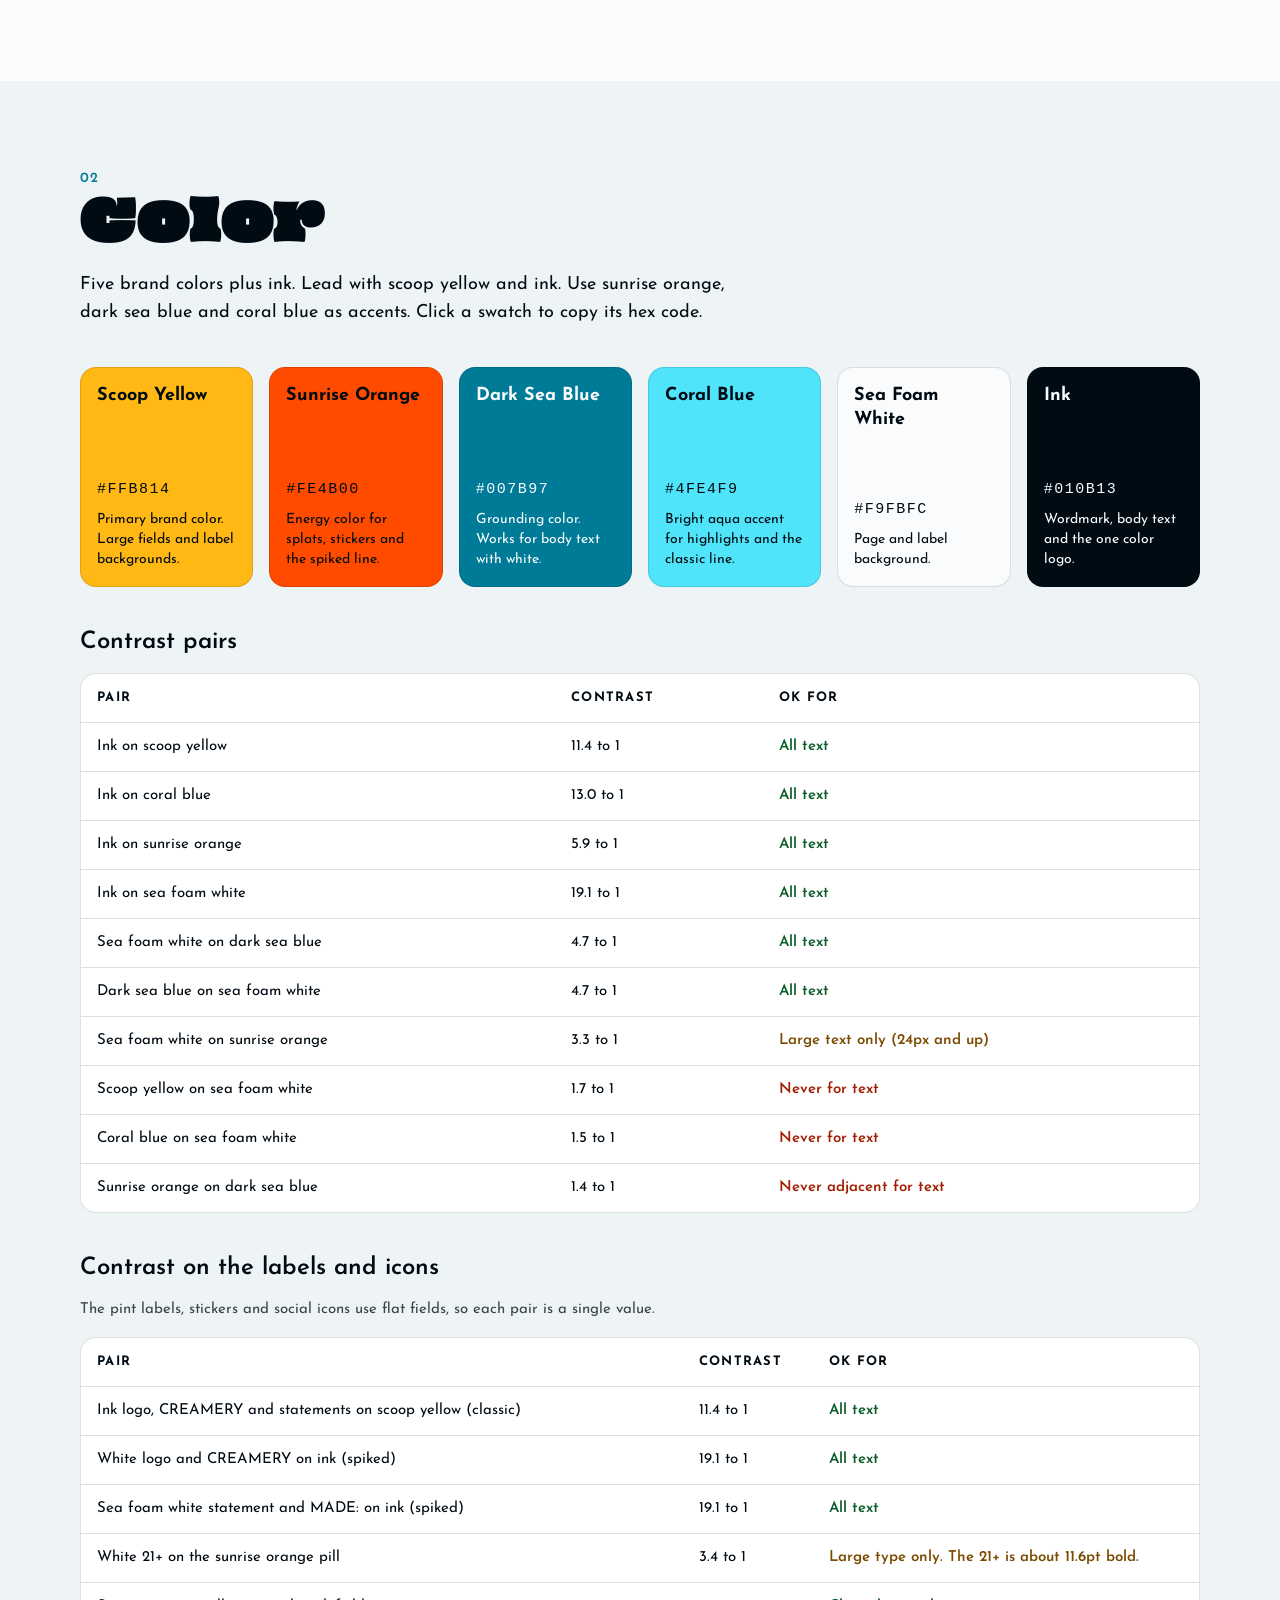
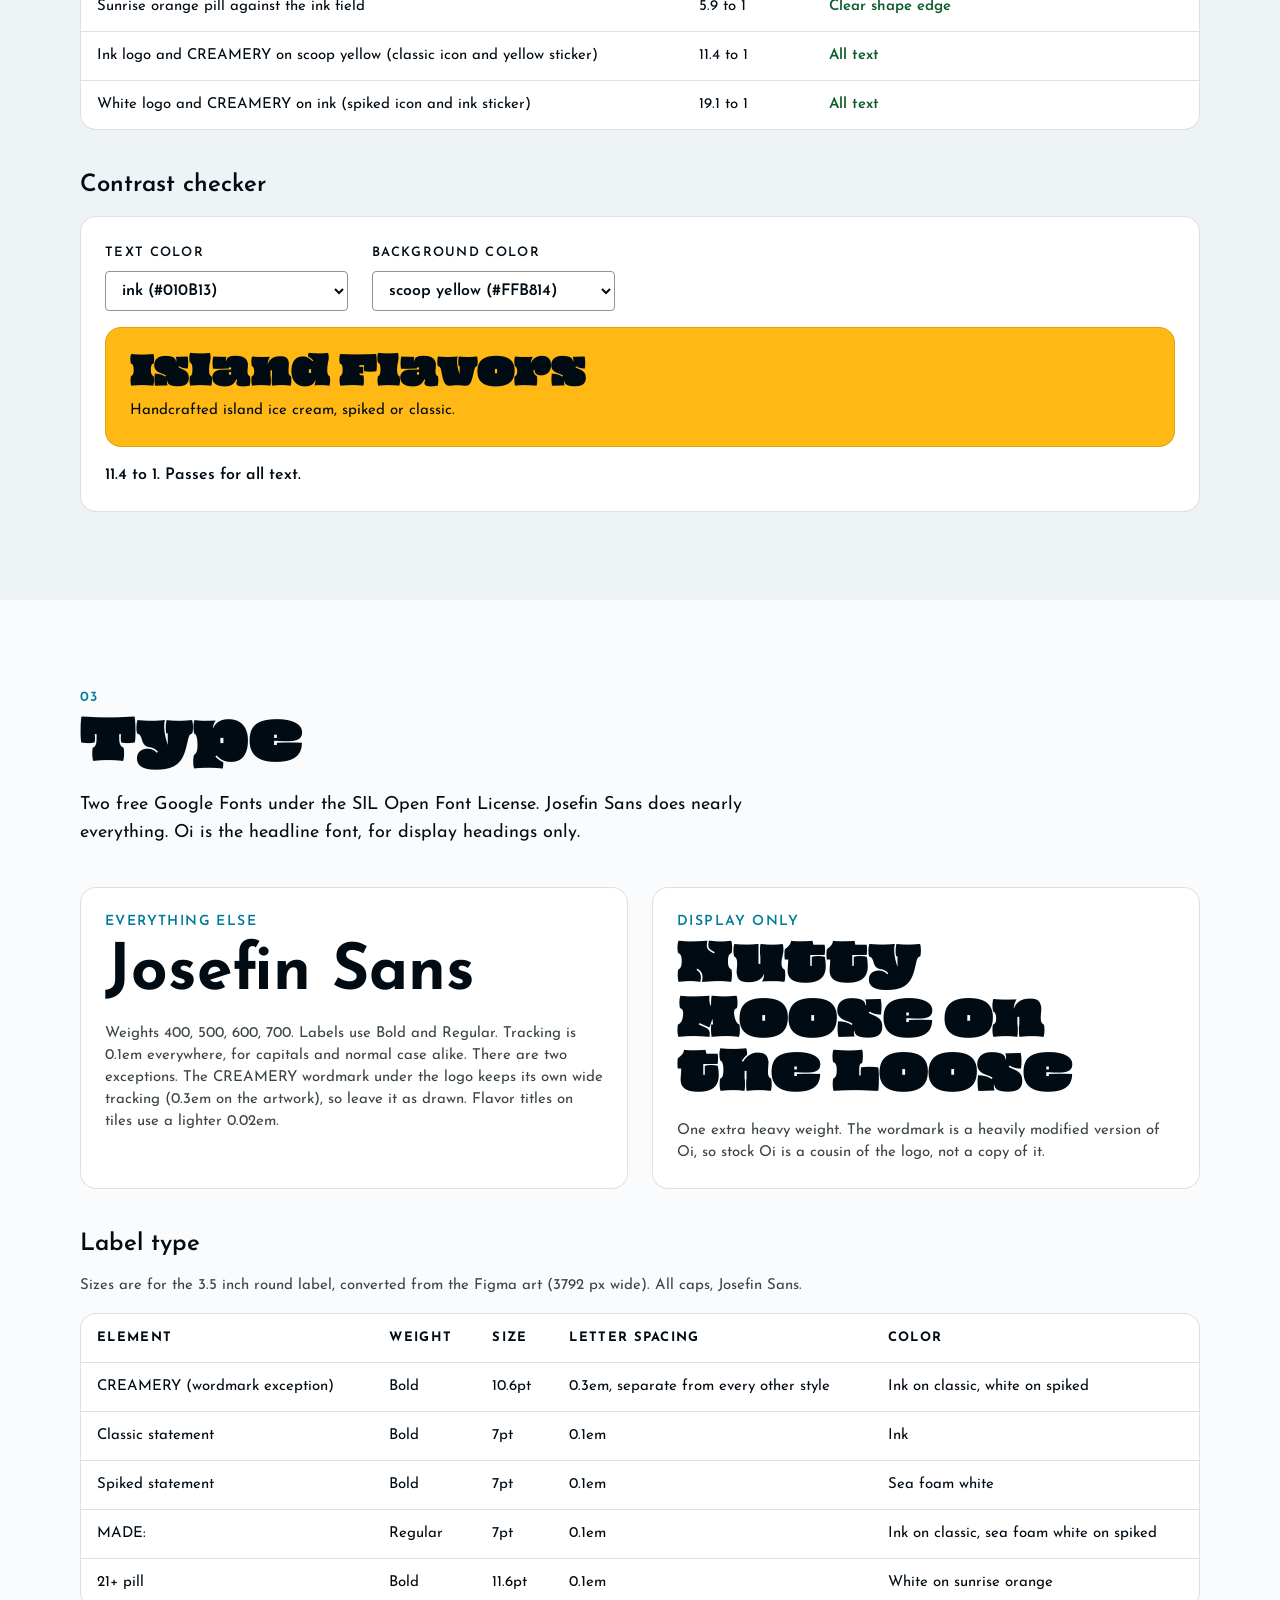
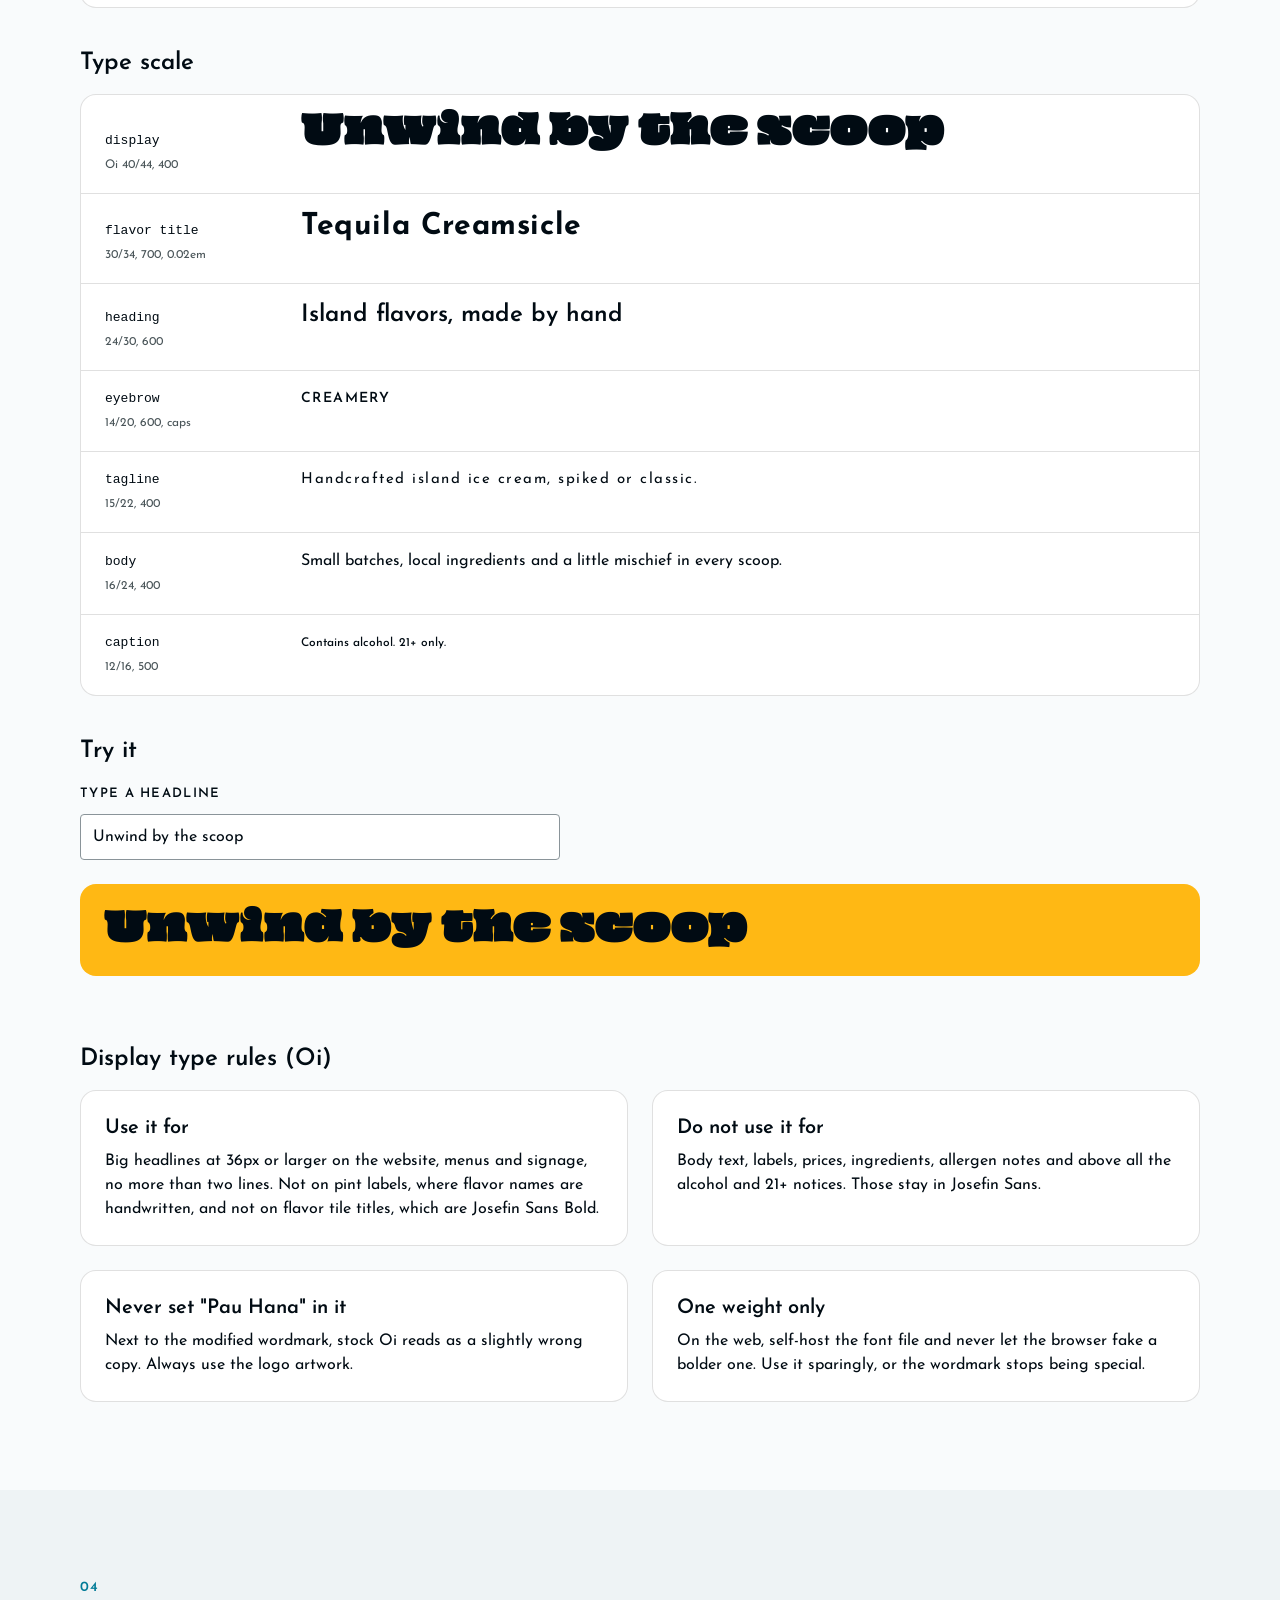
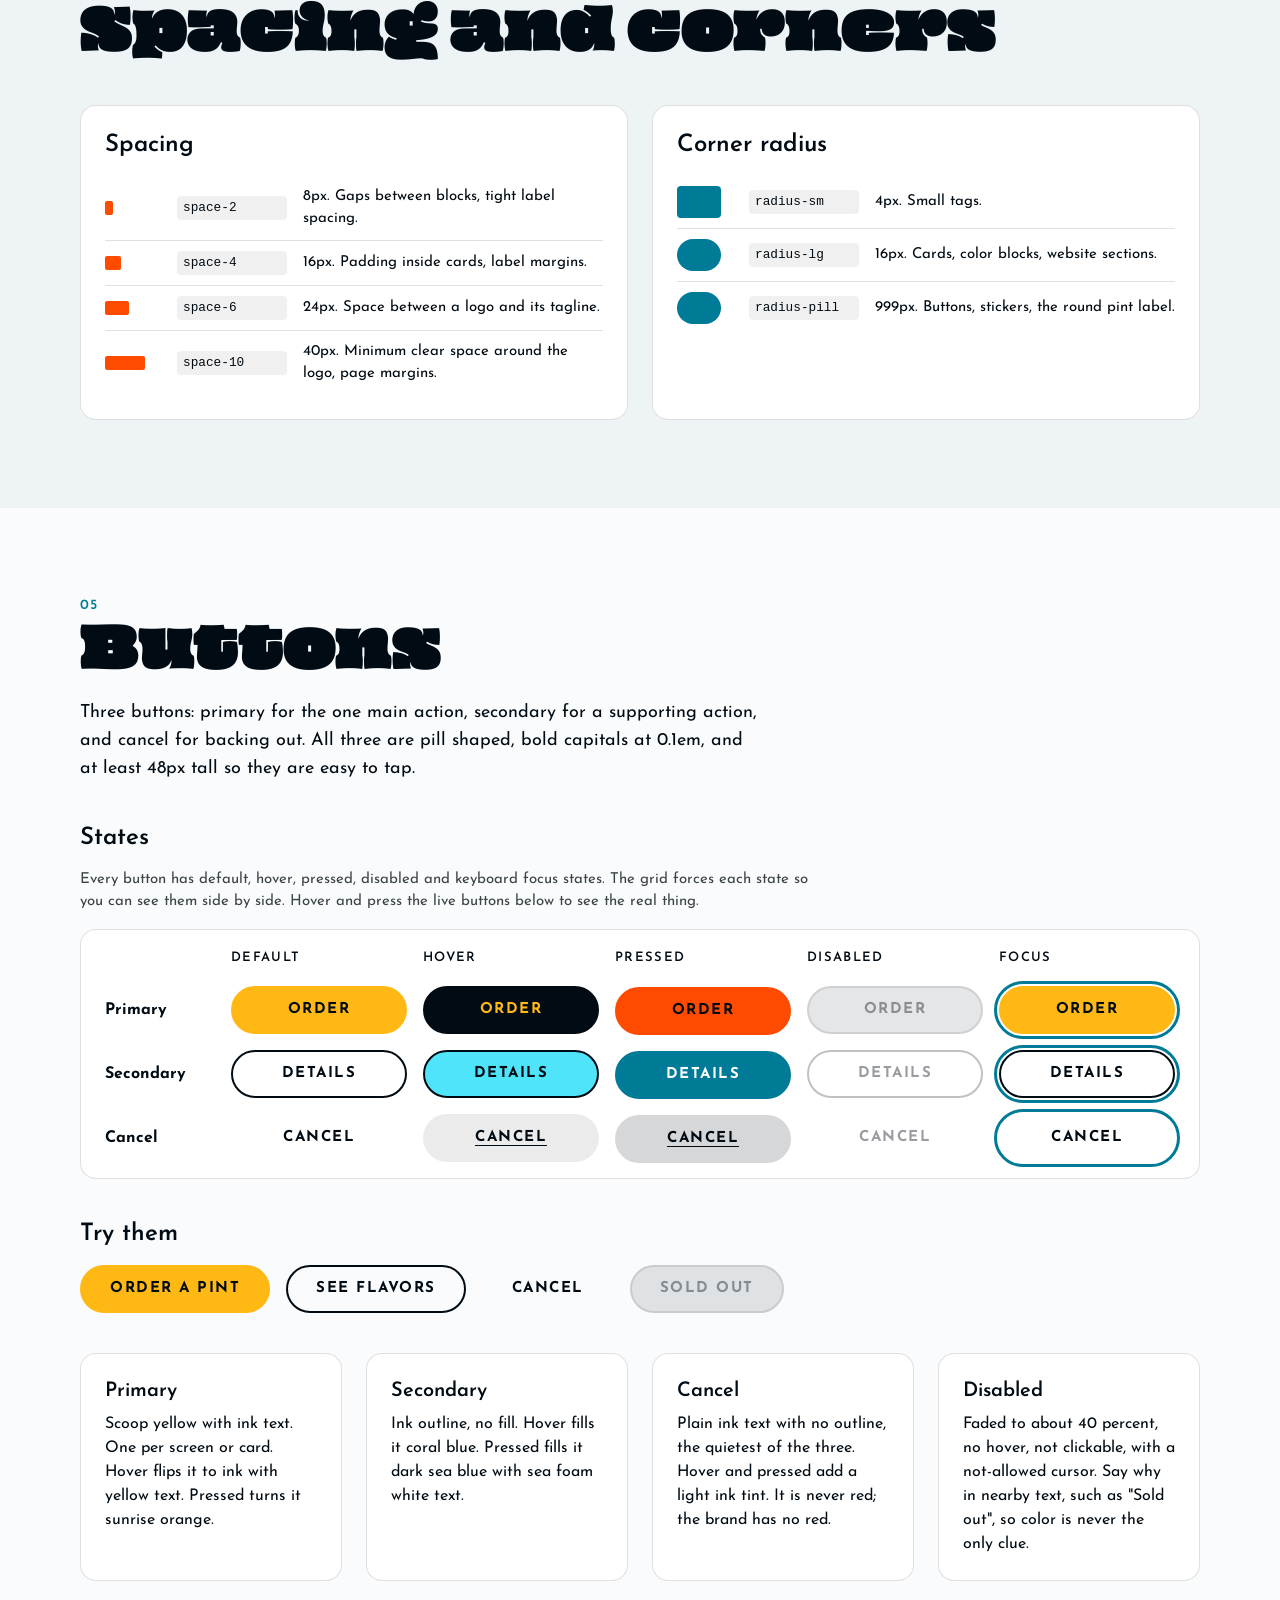
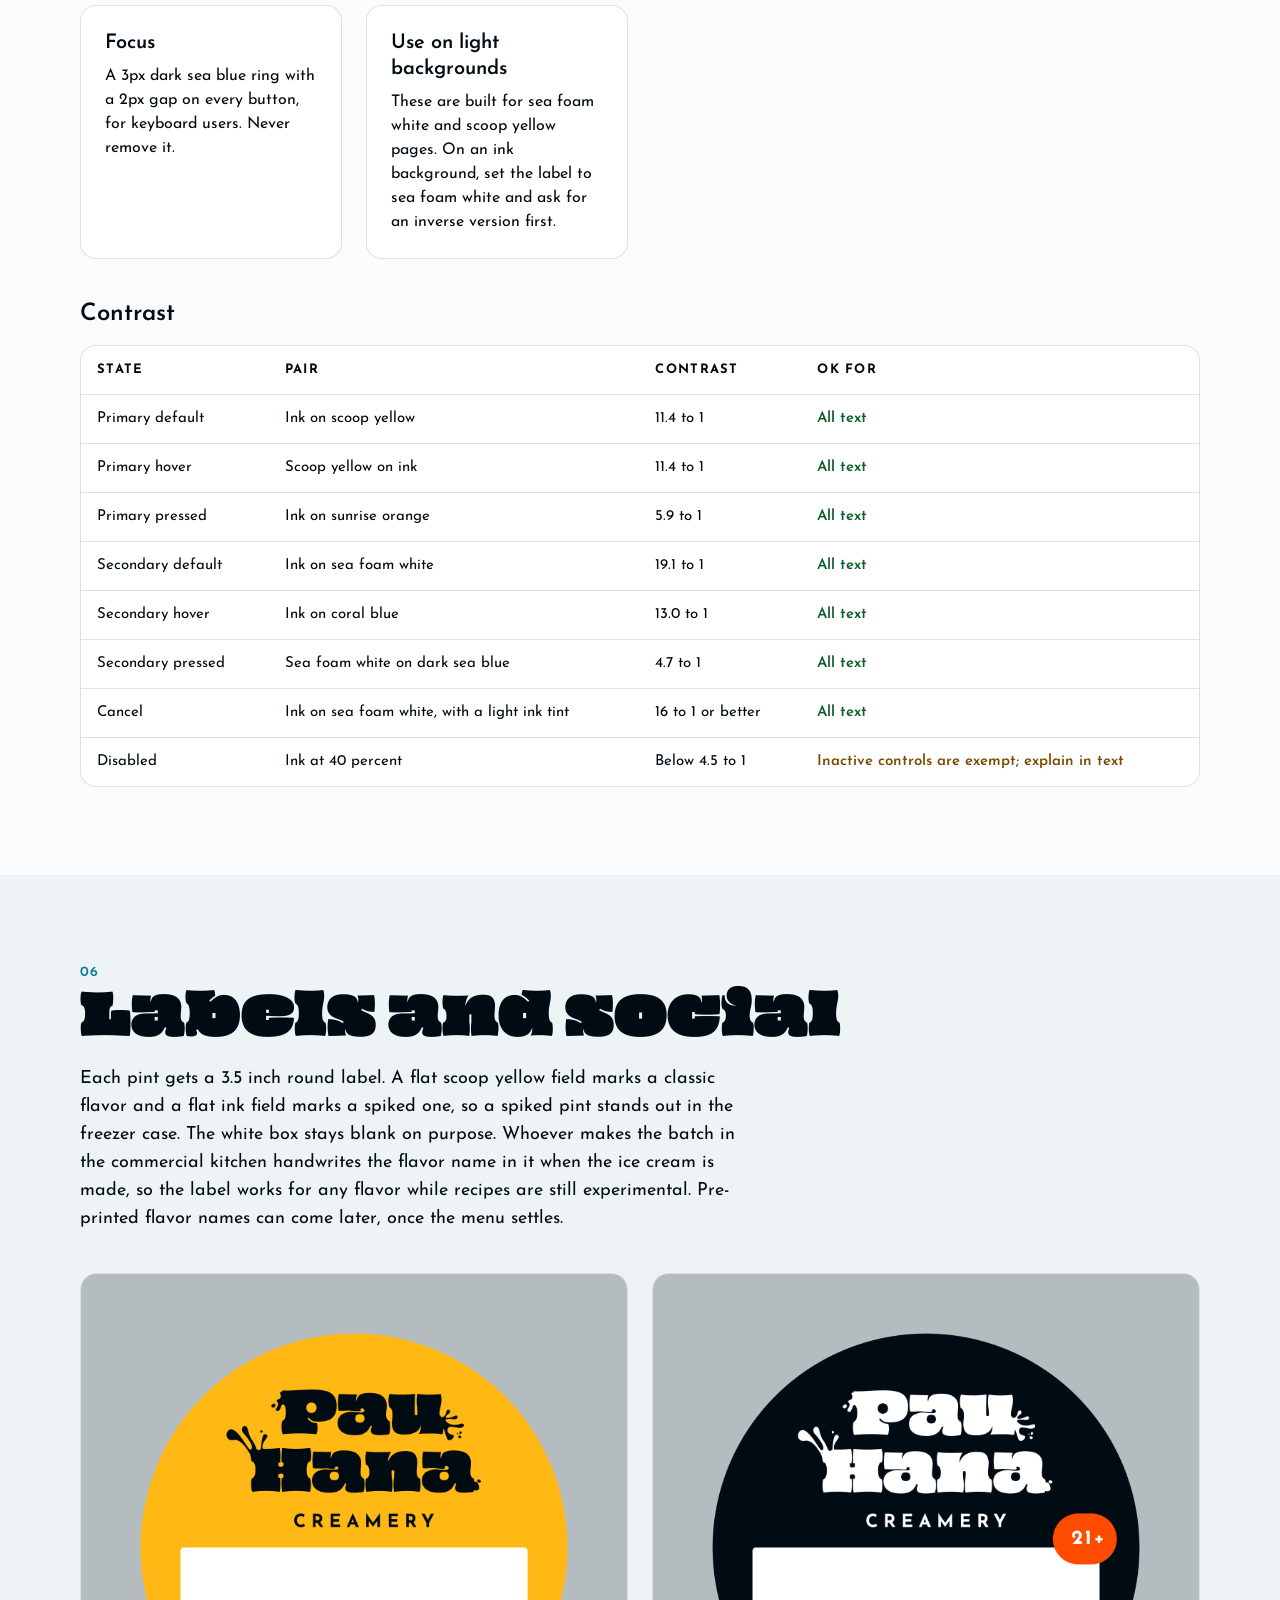
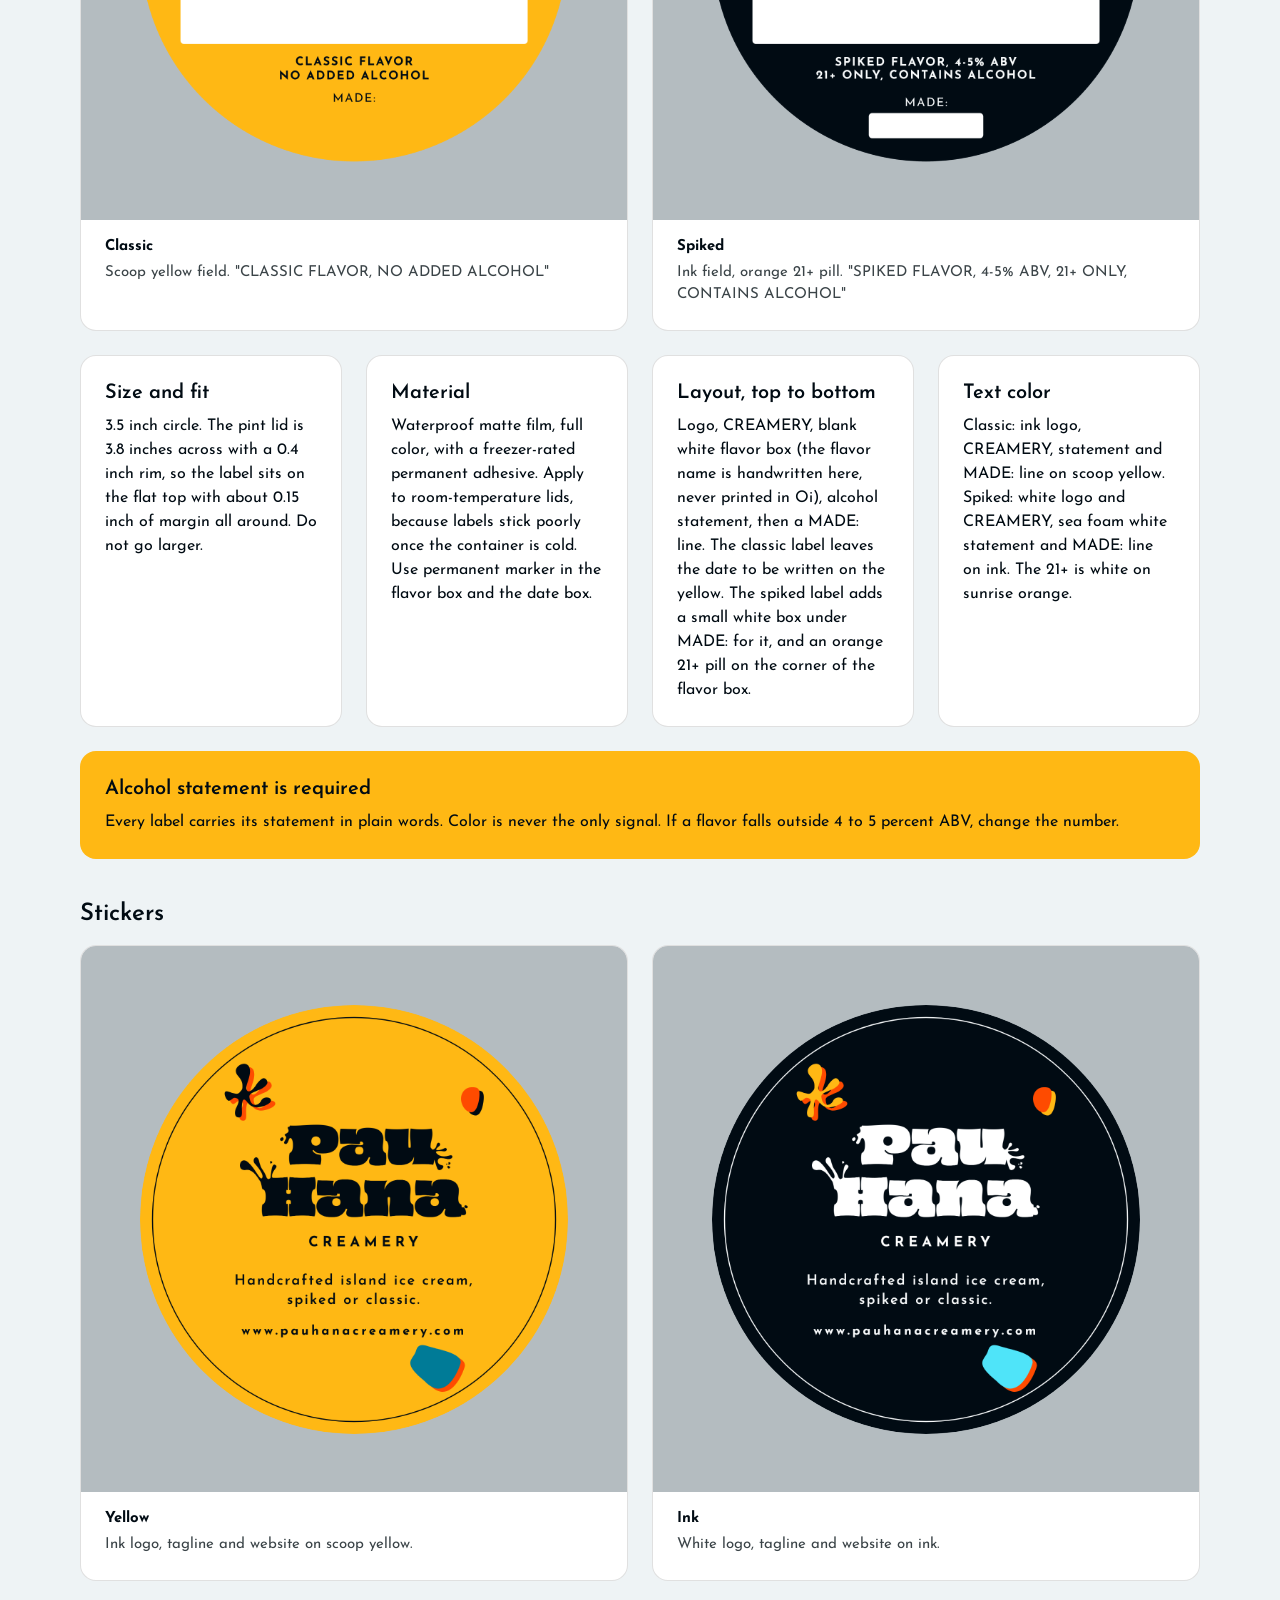
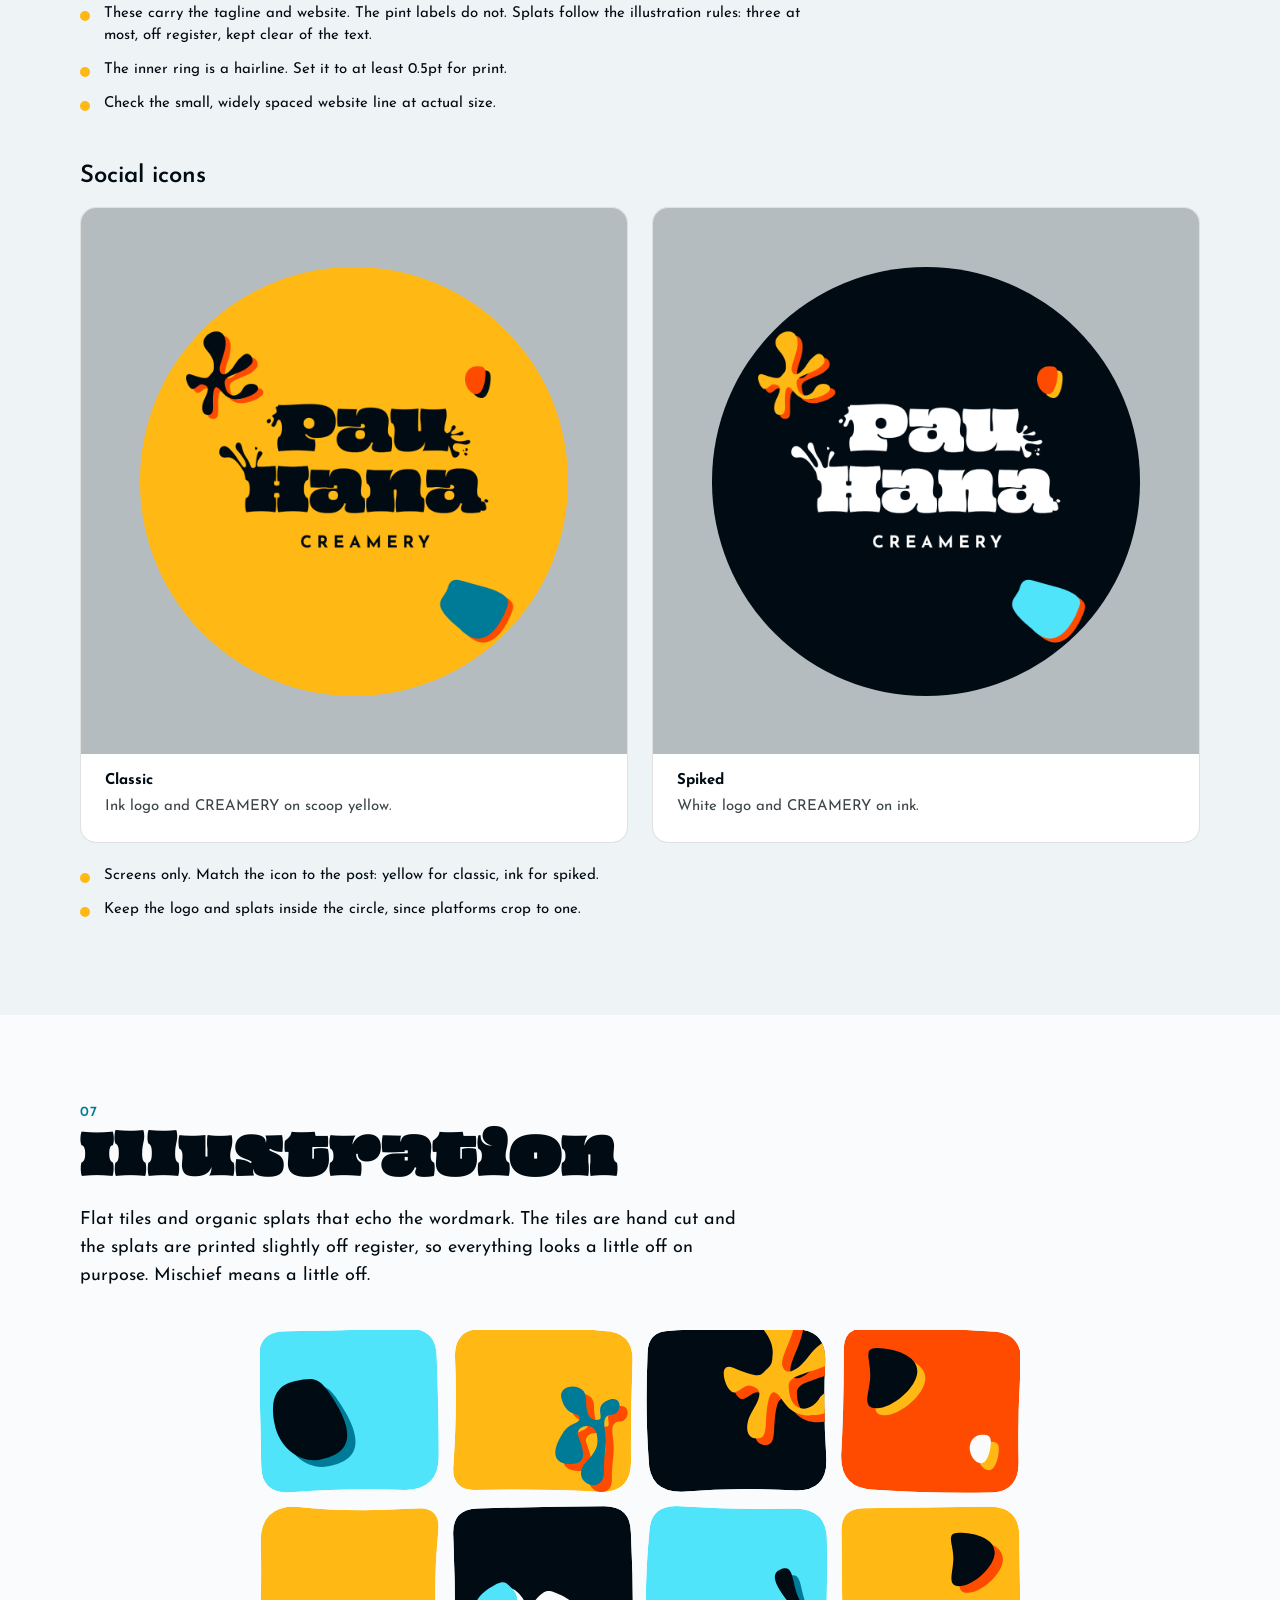
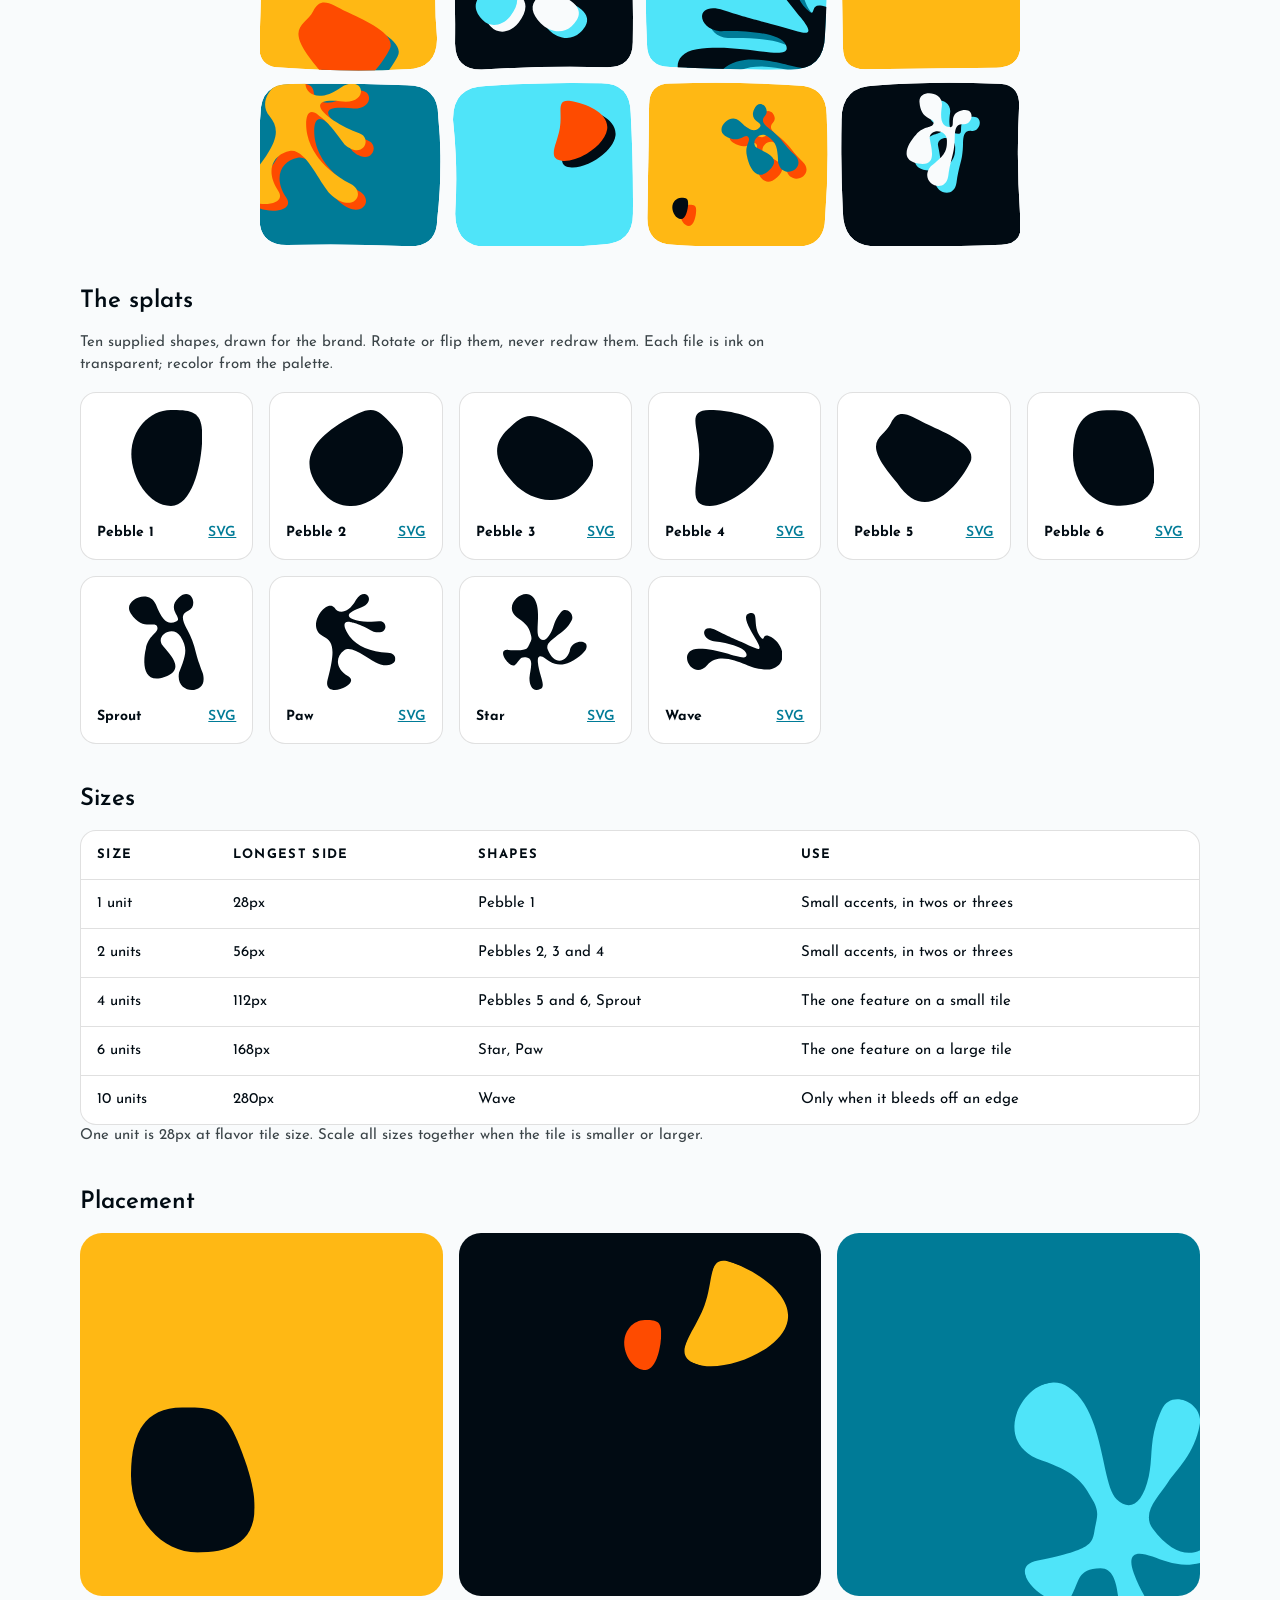
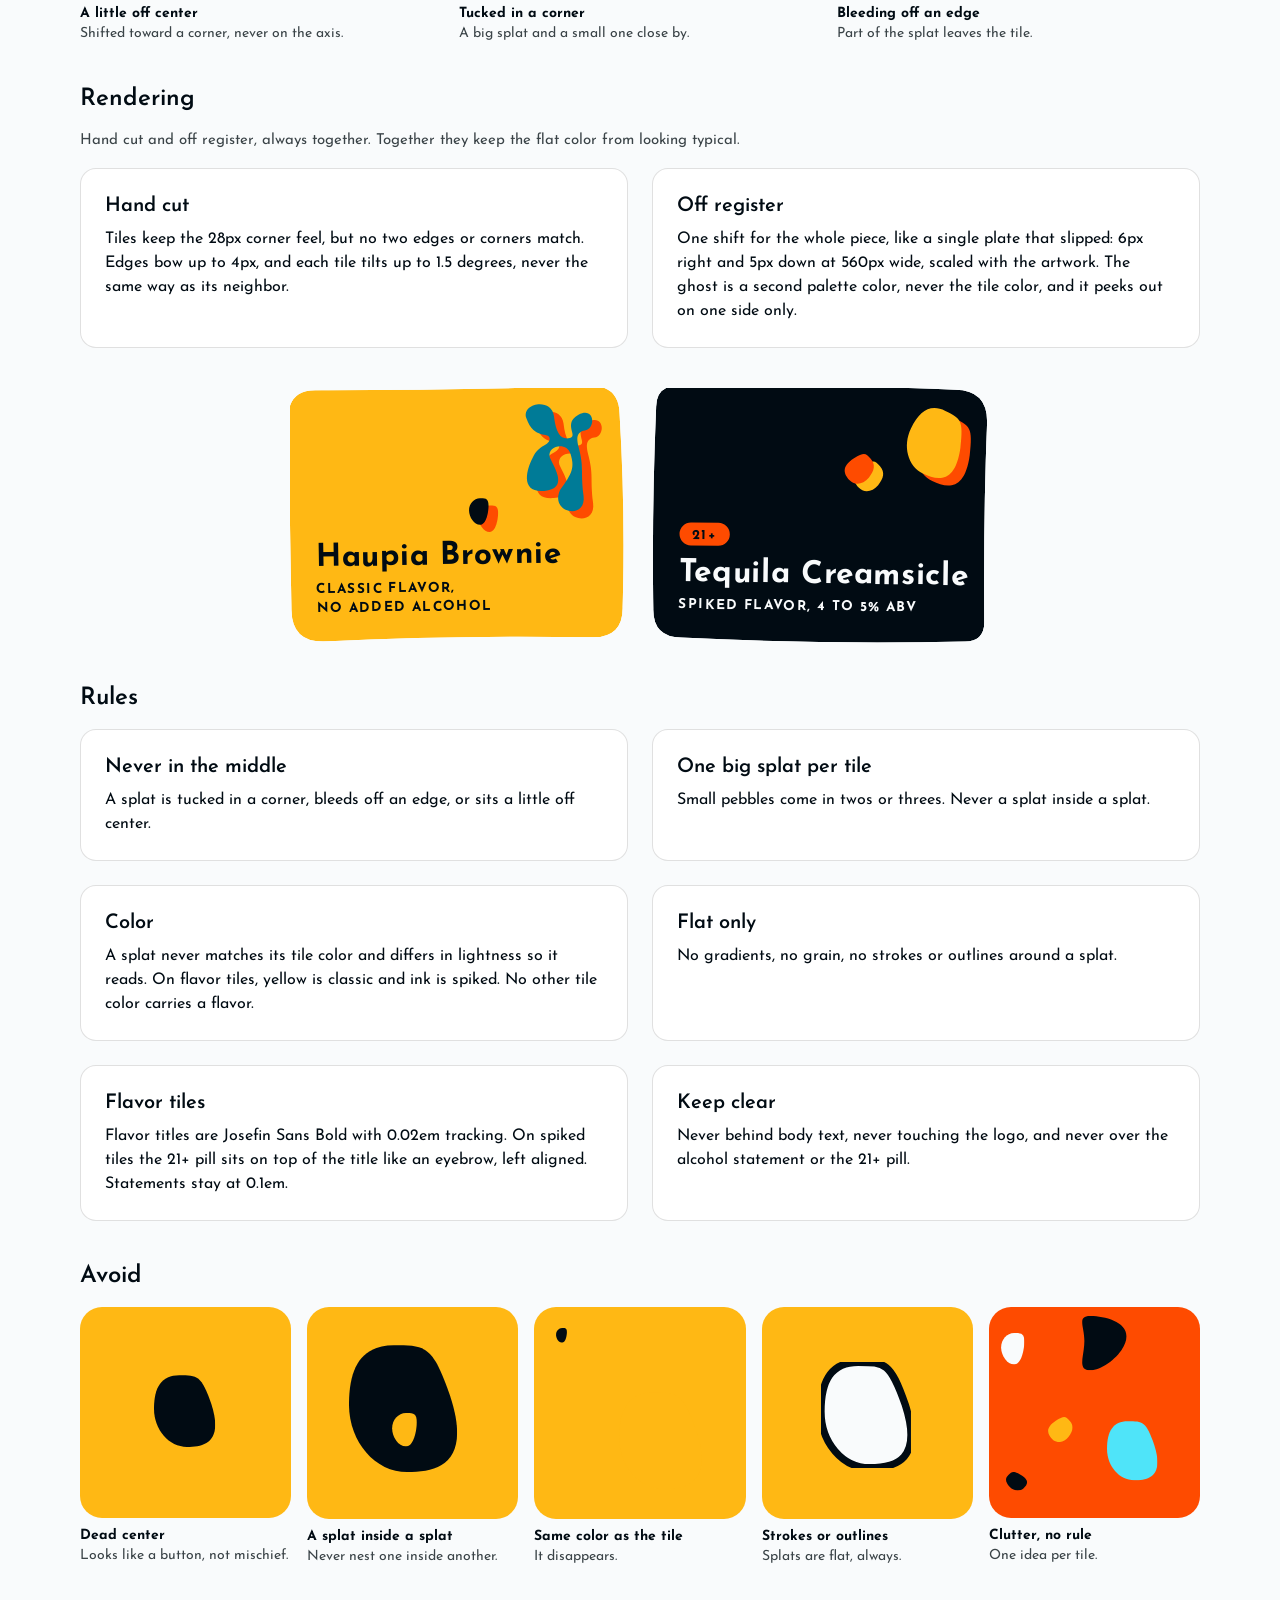
<file: styleguide/index.html>
<!DOCTYPE html>
<html lang="en">
<head>
  <meta charset="utf-8">
  <meta name="viewport" content="width=device-width, initial-scale=1">
  <meta name="robots" content="noindex, nofollow">
  <title>Pau Hana Creamery Style Guide</title>
  <meta name="description" content="Brand style guide for Pau Hana Creamery: logo, color, type, labels and voice.">
  <link rel="preconnect" href="https://fonts.googleapis.com">
  <link rel="preconnect" href="https://fonts.gstatic.com" crossorigin>
  <link href="https://fonts.googleapis.com/css2?family=Josefin+Sans:wght@400;500;600;700&family=Oi&display=swap" rel="stylesheet">
  <link rel="stylesheet" href="styles.css">
</head>
<body>
  <svg class="sp-defs" width="0" height="0" focusable="false" aria-hidden="true"><symbol id="sp-e4" viewBox="218.29 709.66 43.85 59.36"><path d="M243.158 709.657C229.425 709.657 218.292 721.797 218.292 736.773C218.292 751.749 229.061 769.018 242.794 769.018C256.527 769.018 262.141 740.944 262.141 725.968C262.141 710.992 256.891 709.657 243.158 709.657Z"/></symbol><symbol id="sp-e9" viewBox="1347.84 72.26 66.59 68.27"><path d="M1406.91 83.0444C1418.74 95.9029 1415.93 110.341 1403.18 126.468C1390.42 142.596 1370.49 145.246 1358.66 132.387C1346.83 119.529 1338.3 102.328 1368.67 82.4321C1392.56 67.4509 1395.08 70.1859 1406.91 83.0444Z"/></symbol><symbol id="sp-e7" viewBox="840.1 756.97 63.21 55.28"><path d="M847.239 765.706C836.009 776.119 838.673 787.81 850.782 800.869C862.891 813.928 881.81 816.074 893.04 805.662C904.269 795.25 912.369 781.321 883.542 765.211C860.856 753.079 858.468 755.294 847.239 765.706Z"/></symbol><symbol id="sp-e2" viewBox="309.85 655.42 88.54 108.47"><path d="M326.2 655.418C298.734 655.418 314.168 675.425 314.168 705.377C314.168 735.328 298.734 763.883 326.2 763.883C353.665 763.883 398.39 725.97 398.39 696.019C398.39 666.067 353.665 655.418 326.2 655.418Z"/></symbol><symbol id="sp-e3" viewBox="262.28 807.4 126.36 116.09"><path d="M327.767 819.789C307.078 809.926 292.263 797.828 281.923 819.518C271.582 841.208 239.207 839.648 290.321 898.334C330.723 959.792 376.888 891.991 387.228 870.301C397.569 848.611 348.455 829.652 327.767 819.789Z"/></symbol><symbol id="sp-e6" viewBox="748.53 795.31 123.25 144.52"><path d="M799.479 795.315C762.862 795.315 748.526 820.144 748.526 862.727C748.526 905.311 778.21 939.832 814.826 939.832C851.443 939.832 888.289 928.579 863.938 853.466C843.884 795.315 836.096 795.315 799.479 795.315Z"/></symbol><symbol id="sp-v4" viewBox="1423.37 21.67 141.46 181.44"><path d="M1490.5 178.618C1448.36 193.206 1449.44 149.036 1455.24 125.126C1460.11 97.9758 1480.78 95.9496 1476.73 83.3872C1472.68 70.8248 1449.84 93.4799 1426.48 57.8572C1410.27 33.1377 1462.14 9.63358 1474.29 41.6474C1486.45 73.6612 1497.79 80.5505 1512.38 73.6615C1526.97 66.7725 1492.93 51.3744 1517.25 28.6811C1541.56 5.98773 1555.34 44.8895 1535.49 53.3995C1519.6 60.2075 1525.66 73.0536 1531.33 84.8055C1551.6 121.682 1545.62 127.153 1562.23 169.703C1578.91 212.409 1509.55 215.899 1518.06 170.108C1532.65 134.447 1533.87 123.749 1520.9 102.028C1507.93 80.3074 1475.1 97.976 1485.23 116.617C1499.55 134.852 1532.64 164.029 1490.5 178.618Z"/></symbol><symbol id="sp-v2" viewBox="1257.07 370.55 398.23 480.77"><path d="M1292.42 581.515C1344.01 606.137 1356.12 647.182 1315.47 798.421C1286.78 905.165 1487.41 824.074 1418.98 783.124C1351.16 742.532 1355.96 684.509 1397.3 653.428C1440.95 620.608 1534.34 712.603 1580.57 723.285C1665.25 746.889 1678.81 666.914 1616.93 664.288C1529.87 660.594 1463.2 630.923 1425.94 582.815C1402.11 552.048 1378.97 498.286 1432.31 511.516C1449.29 515.729 1463.5 513.866 1545.97 559.178C1622.16 579.763 1617.8 501.028 1572.82 506.961C1493.36 517.442 1341.35 490.725 1473.76 441.448C1568.28 412.551 1505.12 325.033 1457.28 400.474C1419.11 470.489 1367.5 471.111 1350.41 439.099C1305.98 388.464 1203.07 539.496 1292.42 581.515Z"/></symbol><symbol id="sp-v3" viewBox="850.5 -0.0 467.67 535.91"><path d="M934.934 135.259C981.944 166.869 997.748 189.968 1005.04 224.413C1014.36 253.59 1006.85 261.259 997.748 280.336C985.186 306.676 988.011 318.833 879.822 311.944C806.918 307.302 889.549 418.927 917.105 396.234C944.661 373.54 942.219 344.363 987.606 355.71C1023.92 364.787 1000.98 427.842 998.152 467.555C996.926 511.321 1016.95 550.21 1058.13 530.773C1094.18 513.753 1051.72 455.187 1045.15 380.832C1041.65 341.183 1059.52 340.872 1086.48 359.759C1118.78 382.377 1168.14 424.904 1263.99 357.331C1394.42 265.376 1251.82 234.136 1225.08 307.078C1216.15 372.724 1139.73 410.796 1100.26 310.32C1086.89 276.28 1125.79 255.613 1149.7 234.541C1170.77 215.9 1210.49 196.854 1233.99 146.604C1251.45 109.284 1199.95 68.7986 1173.61 101.218C1135.52 146.199 1136.33 179.834 1118.1 214.685C1093.46 261.799 1067.44 268.584 1050.02 240.62C1028.4 205.893 1071.09 76.9054 1017.6 16.9302C964.111 -43.045 838.825 70.6341 934.934 135.259Z"/></symbol><symbol id="sp-v1" viewBox="68.7 200.37 781.47 465.94"><path d="M164.605 492.74C-31.4155 495.078 114.212 770.453 237.008 622.826C321.388 521.382 489.434 598.066 548.585 621.964C607.736 645.862 650.023 665.375 745.627 661.773C912.352 630.016 856.918 431.229 737.634 388.227C687.82 370.188 703.875 424.508 681.495 408.492C591.221 316.068 669.672 179.98 579.064 202.94C506.7 221.276 594.051 347.215 638.803 427.443C668.106 479.974 679.146 512.908 615.128 483.207C386.374 377.074 476.925 424.749 307.29 340.984C185.006 280.6 178.024 405.598 276.971 429.679C325.566 434.66 537.315 465.657 554.654 534.083C576.327 619.616 360.626 490.403 164.605 492.74Z"/></symbol></svg>
  <a class="skip" href="#main">Skip to content</a>

  <header class="topbar">
    <a class="topbar__brand" href="#top" aria-label="Pau Hana Creamery style guide, top">Pau Hana Creamery</a>
    <nav class="topbar__nav" aria-label="Sections">
      <a href="#logo">Logo</a>
      <a href="#color">Color</a>
      <a href="#type">Type</a>
      <a href="#layout">Layout</a>
      <a href="#buttons">Buttons</a>
      <a href="#labels">Labels</a>
      <a href="#illustration">Illustration</a>
      <a href="#voice">Voice</a>
    </nav>
  </header>

  <main id="main">
    <!-- Cover -->
    <section class="cover" id="top">
      <div class="cover__text">
        <p class="eyebrow">Style guide, v1.5</p>
        <h1 class="cover__name"><span class="sr-only">Pau Hana Creamery</span><img src="assets/pau-hana-logo-black.png" alt="" width="1600" height="875"></h1>
        <p class="cover__tag">Handcrafted island ice cream, spiked or classic.</p>
        <p class="cover__sub">Based on Oahu. "Pau hana" is the local phrase for the moment work is done and it is time to unwind. Backup line: <em>Unwind by the scoop.</em></p>
      </div>
      <div class="cover__art" aria-hidden="true"><svg  xmlns="http://www.w3.org/2000/svg" viewBox="0 0 560 380" aria-hidden="true" focusable="false"><defs><clipPath id="hdc0"><path d="M 19.4 0 Q 65.5 0.1 110.3 0 Q 131.0 0 131.0 20.7 Q 131.7 59.3 131.0 93.6 Q 131.0 118.7 105.9 118.7 Q 65.5 116.1 19.6 118.7 Q 0 118.7 0 99.1 Q 0.1 59.3 0 19.4 Q 0 0 19.4 0 Z"/></clipPath><clipPath id="hdc1"><path d="M 19.7 0 Q 65.5 -3.9 109.1 0 Q 131.0 0 131.0 21.9 Q 130.0 59.3 131.0 96.7 Q 131.0 118.7 109.0 118.7 Q 65.5 116.9 15.7 118.7 Q 0 118.7 0 103.0 Q 2.5 59.3 0 19.7 Q 0 0 19.7 0 Z"/></clipPath><clipPath id="hdc2"><path d="M 17.1 0 Q 65.5 -2.5 108.8 0 Q 131.0 0 131.0 22.2 Q 128.8 59.3 131.0 96.5 Q 131.0 118.7 108.8 118.7 Q 65.5 115.8 24.2 118.7 Q 0 118.7 0 94.5 Q -2.2 59.3 0 17.1 Q 0 0 17.1 0 Z"/></clipPath><clipPath id="hdc3"><path d="M 15.3 0 Q 65.5 -1.8 108.6 0 Q 131.0 0 131.0 22.4 Q 129.0 59.3 131.0 96.8 Q 131.0 118.7 109.2 118.7 Q 65.5 120.5 25.3 118.7 Q 0 118.7 0 93.4 Q 1.3 59.3 0 15.3 Q 0 0 15.3 0 Z"/></clipPath><clipPath id="hdc4"><path d="M 25.6 0 Q 65.5 3.9 116.9 0 Q 131.0 0 131.0 14.1 Q 127.1 59.3 131.0 95.8 Q 131.0 118.7 108.2 118.7 Q 65.5 121.7 15.9 118.7 Q 0 118.7 0 102.8 Q 1.5 59.3 0 25.6 Q 0 0 25.6 0 Z"/></clipPath><clipPath id="hdc5"><path d="M 18.3 0 Q 65.5 -0.7 111.2 0 Q 131.0 0 131.0 19.8 Q 132.3 59.3 131.0 99.7 Q 131.0 118.7 112.0 118.7 Q 65.5 116.7 19.4 118.7 Q 0 118.7 0 99.3 Q 1.1 59.3 0 18.3 Q 0 0 18.3 0 Z"/></clipPath><clipPath id="hdc6"><path d="M 20.3 0 Q 65.5 2.1 107.3 0 Q 131.0 0 131.0 23.7 Q 132.6 59.3 131.0 93.1 Q 131.0 118.7 105.5 118.7 Q 65.5 120.0 17.5 118.7 Q 0 118.7 0 101.2 Q -3.1 59.3 0 20.3 Q 0 0 20.3 0 Z"/></clipPath><clipPath id="hdc7"><path d="M 16.2 0 Q 65.5 -0.1 109.1 0 Q 131.0 0 131.0 21.9 Q 131.0 59.3 131.0 100.7 Q 131.0 118.7 113.0 118.7 Q 65.5 118.5 16.4 118.7 Q 0 118.7 0 102.3 Q -0.3 59.3 0 16.2 Q 0 0 16.2 0 Z"/></clipPath><clipPath id="hdc8"><path d="M 22.1 0 Q 65.5 -0.9 107.6 0 Q 131.0 0 131.0 23.4 Q 135.0 59.3 131.0 98.4 Q 131.0 118.7 110.8 118.7 Q 65.5 117.0 20.1 118.7 Q 0 118.7 0 98.5 Q -2.8 59.3 0 22.1 Q 0 0 22.1 0 Z"/></clipPath><clipPath id="hdc9"><path d="M 24.9 0 Q 65.5 -1.9 108.8 0 Q 131.0 0 131.0 22.2 Q 132.1 59.3 131.0 95.5 Q 131.0 118.7 107.8 118.7 Q 65.5 121.9 24.9 118.7 Q 0 118.7 0 93.8 Q 3.0 59.3 0 24.9 Q 0 0 24.9 0 Z"/></clipPath><clipPath id="hdc10"><path d="M 16.0 0 Q 65.5 -2.3 108.7 0 Q 131.0 0 131.0 22.3 Q 133.3 59.3 131.0 97.0 Q 131.0 118.7 109.4 118.7 Q 65.5 121.1 19.7 118.7 Q 0 118.7 0 98.9 Q 0.1 59.3 0 16.0 Q 0 0 16.0 0 Z"/></clipPath><clipPath id="hdc11"><path d="M 25.5 0 Q 65.5 -2.5 115.3 0 Q 131.0 0 131.0 15.7 Q 128.0 59.3 131.0 104.4 Q 131.0 118.7 116.7 118.7 Q 65.5 119.9 26.0 118.7 Q 0 118.7 0 92.7 Q -1.2 59.3 0 25.5 Q 0 0 25.5 0 Z"/></clipPath></defs><g transform="rotate(-1.2 65.5 59.3) translate(0.0,0.0)"><g clip-path="url(#hdc0)"><path d="M 19.4 0 Q 65.5 0.1 110.3 0 Q 131.0 0 131.0 20.7 Q 131.7 59.3 131.0 93.6 Q 131.0 118.7 105.9 118.7 Q 65.5 116.1 19.6 118.7 Q 0 118.7 0 99.1 Q 0.1 59.3 0 19.4 Q 0 0 19.4 0 Z" fill="#4FE4F9"/><path d="M799.479 795.315C762.862 795.315 748.526 820.144 748.526 862.727C748.526 905.311 778.21 939.832 814.826 939.832C851.443 939.832 888.289 928.579 863.938 853.466C843.884 795.315 836.096 795.315 799.479 795.315Z" fill="#007B97" transform="translate(16.5,40.6) rotate(-10 25.7 30.1) scale(0.4170) translate(-748.53,-795.31)"/><path d="M799.479 795.315C762.862 795.315 748.526 820.144 748.526 862.727C748.526 905.311 778.21 939.832 814.826 939.832C851.443 939.832 888.289 928.579 863.938 853.466C843.884 795.315 836.096 795.315 799.479 795.315Z" fill="#010B13" transform="translate(10.5,35.6) rotate(-10 25.7 30.1) scale(0.4170) translate(-748.53,-795.31)"/></g></g><g transform="rotate(0.9 208.5 59.3) translate(143.0,0.0)"><g clip-path="url(#hdc1)"><path d="M 19.7 0 Q 65.5 -3.9 109.1 0 Q 131.0 0 131.0 21.9 Q 130.0 59.3 131.0 96.7 Q 131.0 118.7 109.0 118.7 Q 65.5 116.9 15.7 118.7 Q 0 118.7 0 103.0 Q 2.5 59.3 0 19.7 Q 0 0 19.7 0 Z" fill="#FFB814"/><path d="M1490.5 178.618C1448.36 193.206 1449.44 149.036 1455.24 125.126C1460.11 97.9758 1480.78 95.9496 1476.73 83.3872C1472.68 70.8248 1449.84 93.4799 1426.48 57.8572C1410.27 33.1377 1462.14 9.63358 1474.29 41.6474C1486.45 73.6612 1497.79 80.5505 1512.38 73.6615C1526.97 66.7725 1492.93 51.3744 1517.25 28.6811C1541.56 5.98773 1555.34 44.8895 1535.49 53.3995C1519.6 60.2075 1525.66 73.0536 1531.33 84.8055C1551.6 121.682 1545.62 127.153 1562.23 169.703C1578.91 212.409 1509.55 215.899 1518.06 170.108C1532.65 134.447 1533.87 123.749 1520.9 102.028C1507.93 80.3074 1475.1 97.976 1485.23 116.617C1499.55 134.852 1532.64 164.029 1490.5 178.618Z" fill="#FE4B00" transform="translate(75.5,48.7) rotate(20 25.5 32.8) scale(0.3610) translate(-1423.37,-21.67)"/><path d="M1490.5 178.618C1448.36 193.206 1449.44 149.036 1455.24 125.126C1460.11 97.9758 1480.78 95.9496 1476.73 83.3872C1472.68 70.8248 1449.84 93.4799 1426.48 57.8572C1410.27 33.1377 1462.14 9.63358 1474.29 41.6474C1486.45 73.6612 1497.79 80.5505 1512.38 73.6615C1526.97 66.7725 1492.93 51.3744 1517.25 28.6811C1541.56 5.98773 1555.34 44.8895 1535.49 53.3995C1519.6 60.2075 1525.66 73.0536 1531.33 84.8055C1551.6 121.682 1545.62 127.153 1562.23 169.703C1578.91 212.409 1509.55 215.899 1518.06 170.108C1532.65 134.447 1533.87 123.749 1520.9 102.028C1507.93 80.3074 1475.1 97.976 1485.23 116.617C1499.55 134.852 1532.64 164.029 1490.5 178.618Z" fill="#007B97" transform="translate(69.5,43.7) rotate(20 25.5 32.8) scale(0.3610) translate(-1423.37,-21.67)"/></g></g><g transform="rotate(-0.6 351.5 59.3) translate(286.0,0.0)"><g clip-path="url(#hdc2)"><path d="M 17.1 0 Q 65.5 -2.5 108.8 0 Q 131.0 0 131.0 22.2 Q 128.8 59.3 131.0 96.5 Q 131.0 118.7 108.8 118.7 Q 65.5 115.8 24.2 118.7 Q 0 118.7 0 94.5 Q -2.2 59.3 0 17.1 Q 0 0 17.1 0 Z" fill="#010B13"/><path d="M934.934 135.259C981.944 166.869 997.748 189.968 1005.04 224.413C1014.36 253.59 1006.85 261.259 997.748 280.336C985.186 306.676 988.011 318.833 879.822 311.944C806.918 307.302 889.549 418.927 917.105 396.234C944.661 373.54 942.219 344.363 987.606 355.71C1023.92 364.787 1000.98 427.842 998.152 467.555C996.926 511.321 1016.95 550.21 1058.13 530.773C1094.18 513.753 1051.72 455.187 1045.15 380.832C1041.65 341.183 1059.52 340.872 1086.48 359.759C1118.78 382.377 1168.14 424.904 1263.99 357.331C1394.42 265.376 1251.82 234.136 1225.08 307.078C1216.15 372.724 1139.73 410.796 1100.26 310.32C1086.89 276.28 1125.79 255.613 1149.7 234.541C1170.77 215.9 1210.49 196.854 1233.99 146.604C1251.45 109.284 1199.95 68.7986 1173.61 101.218C1135.52 146.199 1136.33 179.834 1118.1 214.685C1093.46 261.799 1067.44 268.584 1050.02 240.62C1028.4 205.893 1071.09 76.9054 1017.6 16.9302C964.111 -43.045 838.825 70.6341 934.934 135.259Z" fill="#FE4B00" transform="translate(63.9,-14.0) rotate(20 45.7 52.4) scale(0.1956) translate(-850.5,0.0)"/><path d="M934.934 135.259C981.944 166.869 997.748 189.968 1005.04 224.413C1014.36 253.59 1006.85 261.259 997.748 280.336C985.186 306.676 988.011 318.833 879.822 311.944C806.918 307.302 889.549 418.927 917.105 396.234C944.661 373.54 942.219 344.363 987.606 355.71C1023.92 364.787 1000.98 427.842 998.152 467.555C996.926 511.321 1016.95 550.21 1058.13 530.773C1094.18 513.753 1051.72 455.187 1045.15 380.832C1041.65 341.183 1059.52 340.872 1086.48 359.759C1118.78 382.377 1168.14 424.904 1263.99 357.331C1394.42 265.376 1251.82 234.136 1225.08 307.078C1216.15 372.724 1139.73 410.796 1100.26 310.32C1086.89 276.28 1125.79 255.613 1149.7 234.541C1170.77 215.9 1210.49 196.854 1233.99 146.604C1251.45 109.284 1199.95 68.7986 1173.61 101.218C1135.52 146.199 1136.33 179.834 1118.1 214.685C1093.46 261.799 1067.44 268.584 1050.02 240.62C1028.4 205.893 1071.09 76.9054 1017.6 16.9302C964.111 -43.045 838.825 70.6341 934.934 135.259Z" fill="#FFB814" transform="translate(57.9,-19.0) rotate(20 45.7 52.4) scale(0.1956) translate(-850.5,0.0)"/></g></g><g transform="rotate(1.4 494.5 59.3) translate(429.0,0.0)"><g clip-path="url(#hdc3)"><path d="M 15.3 0 Q 65.5 -1.8 108.6 0 Q 131.0 0 131.0 22.4 Q 129.0 59.3 131.0 96.8 Q 131.0 118.7 109.2 118.7 Q 65.5 120.5 25.3 118.7 Q 0 118.7 0 93.4 Q 1.3 59.3 0 15.3 Q 0 0 15.3 0 Z" fill="#FE4B00"/><path d="M326.2 655.418C298.734 655.418 314.168 675.425 314.168 705.377C314.168 735.328 298.734 763.883 326.2 763.883C353.665 763.883 398.39 725.97 398.39 696.019C398.39 666.067 353.665 655.418 326.2 655.418Z" fill="#FFB814" transform="translate(24.3,19.2) rotate(0 18.2 22.3) scale(0.4106) translate(-309.85,-655.42)"/><path d="M243.158 709.657C229.425 709.657 218.292 721.797 218.292 736.773C218.292 751.749 229.061 769.018 242.794 769.018C256.527 769.018 262.141 740.944 262.141 725.968C262.141 710.992 256.891 709.657 243.158 709.657Z" fill="#FFB814" transform="translate(100.6,81.3) rotate(0 7.7 10.5) scale(0.3531) translate(-218.29,-709.66)"/><path d="M326.2 655.418C298.734 655.418 314.168 675.425 314.168 705.377C314.168 735.328 298.734 763.883 326.2 763.883C353.665 763.883 398.39 725.97 398.39 696.019C398.39 666.067 353.665 655.418 326.2 655.418Z" fill="#010B13" transform="translate(18.3,14.2) rotate(0 18.2 22.3) scale(0.4106) translate(-309.85,-655.42)"/><path d="M243.158 709.657C229.425 709.657 218.292 721.797 218.292 736.773C218.292 751.749 229.061 769.018 242.794 769.018C256.527 769.018 262.141 740.944 262.141 725.968C262.141 710.992 256.891 709.657 243.158 709.657Z" fill="#F9FBFC" transform="translate(94.6,76.3) rotate(0 7.7 10.5) scale(0.3531) translate(-218.29,-709.66)"/></g></g><g transform="rotate(0.8 65.5 190.0) translate(0.0,130.7)"><g clip-path="url(#hdc4)"><path d="M 25.6 0 Q 65.5 3.9 116.9 0 Q 131.0 0 131.0 14.1 Q 127.1 59.3 131.0 95.8 Q 131.0 118.7 108.2 118.7 Q 65.5 121.7 15.9 118.7 Q 0 118.7 0 102.8 Q 1.5 59.3 0 25.6 Q 0 0 25.6 0 Z" fill="#FFB814"/><path d="M327.767 819.789C307.078 809.926 292.263 797.828 281.923 819.518C271.582 841.208 239.207 839.648 290.321 898.334C330.723 959.792 376.888 891.991 387.228 870.301C397.569 848.611 348.455 829.652 327.767 819.789Z" fill="#007B97" transform="translate(34.8,75.3) rotate(0 34.1 31.3) scale(0.5391) translate(-262.28,-807.4)"/><path d="M327.767 819.789C307.078 809.926 292.263 797.828 281.923 819.518C271.582 841.208 239.207 839.648 290.321 898.334C330.723 959.792 376.888 891.991 387.228 870.301C397.569 848.611 348.455 829.652 327.767 819.789Z" fill="#FE4B00" transform="translate(28.8,70.3) rotate(0 34.1 31.3) scale(0.5391) translate(-262.28,-807.4)"/></g></g><g transform="rotate(-1.0 208.5 190.0) translate(143.0,130.7)"><g clip-path="url(#hdc5)"><path d="M 18.3 0 Q 65.5 -0.7 111.2 0 Q 131.0 0 131.0 19.8 Q 132.3 59.3 131.0 99.7 Q 131.0 118.7 112.0 118.7 Q 65.5 116.7 19.4 118.7 Q 0 118.7 0 99.3 Q 1.1 59.3 0 18.3 Q 0 0 18.3 0 Z" fill="#010B13"/><path d="M1406.91 83.0444C1418.74 95.9029 1415.93 110.341 1403.18 126.468C1390.42 142.596 1370.49 145.246 1358.66 132.387C1346.83 119.529 1338.3 102.328 1368.67 82.4321C1392.56 67.4509 1395.08 70.1859 1406.91 83.0444Z" fill="#F9FBFC" transform="translate(21.7,59.6) rotate(0 15.3 15.7) scale(0.4605) translate(-1347.84,-72.26)"/><path d="M847.239 765.706C836.009 776.119 838.673 787.81 850.782 800.869C862.891 813.928 881.81 816.074 893.04 805.662C904.269 795.25 912.369 781.321 883.542 765.211C860.856 753.079 858.468 755.294 847.239 765.706Z" fill="#4FE4F9" transform="translate(63.6,66.7) rotate(0 17.0 14.9) scale(0.5388) translate(-840.1,-756.97)"/><path d="M1406.91 83.0444C1418.74 95.9029 1415.93 110.341 1403.18 126.468C1390.42 142.596 1370.49 145.246 1358.66 132.387C1346.83 119.529 1338.3 102.328 1368.67 82.4321C1392.56 67.4509 1395.08 70.1859 1406.91 83.0444Z" fill="#4FE4F9" transform="translate(15.7,54.6) rotate(0 15.3 15.7) scale(0.4605) translate(-1347.84,-72.26)"/><path d="M847.239 765.706C836.009 776.119 838.673 787.81 850.782 800.869C862.891 813.928 881.81 816.074 893.04 805.662C904.269 795.25 912.369 781.321 883.542 765.211C860.856 753.079 858.468 755.294 847.239 765.706Z" fill="#F9FBFC" transform="translate(57.6,61.7) rotate(0 17.0 14.9) scale(0.5388) translate(-840.1,-756.97)"/></g></g><g transform="rotate(1.2 351.5 190.0) translate(286.0,130.7)"><g clip-path="url(#hdc6)"><path d="M 20.3 0 Q 65.5 2.1 107.3 0 Q 131.0 0 131.0 23.7 Q 132.6 59.3 131.0 93.1 Q 131.0 118.7 105.5 118.7 Q 65.5 120.0 17.5 118.7 Q 0 118.7 0 101.2 Q -3.1 59.3 0 20.3 Q 0 0 20.3 0 Z" fill="#4FE4F9"/><path d="M164.605 492.74C-31.4155 495.078 114.212 770.453 237.008 622.826C321.388 521.382 489.434 598.066 548.585 621.964C607.736 645.862 650.023 665.375 745.627 661.773C912.352 630.016 856.918 431.229 737.634 388.227C687.82 370.188 703.875 424.508 681.495 408.492C591.221 316.068 669.672 179.98 579.064 202.94C506.7 221.276 594.051 347.215 638.803 427.443C668.106 479.974 679.146 512.908 615.128 483.207C386.374 377.074 476.925 424.749 307.29 340.984C185.006 280.6 178.024 405.598 276.971 429.679C325.566 434.66 537.315 465.657 554.654 534.083C576.327 619.616 360.626 490.403 164.605 492.74Z" fill="#007B97" transform="translate(24.3,52.7) rotate(-10 65.5 39.1) scale(0.1676) translate(-68.7,-200.37)"/><path d="M164.605 492.74C-31.4155 495.078 114.212 770.453 237.008 622.826C321.388 521.382 489.434 598.066 548.585 621.964C607.736 645.862 650.023 665.375 745.627 661.773C912.352 630.016 856.918 431.229 737.634 388.227C687.82 370.188 703.875 424.508 681.495 408.492C591.221 316.068 669.672 179.98 579.064 202.94C506.7 221.276 594.051 347.215 638.803 427.443C668.106 479.974 679.146 512.908 615.128 483.207C386.374 377.074 476.925 424.749 307.29 340.984C185.006 280.6 178.024 405.598 276.971 429.679C325.566 434.66 537.315 465.657 554.654 534.083C576.327 619.616 360.626 490.403 164.605 492.74Z" fill="#010B13" transform="translate(18.3,47.7) rotate(-10 65.5 39.1) scale(0.1676) translate(-68.7,-200.37)"/></g></g><g transform="rotate(-0.7 494.5 190.0) translate(429.0,130.7)"><g clip-path="url(#hdc7)"><path d="M 16.2 0 Q 65.5 -0.1 109.1 0 Q 131.0 0 131.0 21.9 Q 131.0 59.3 131.0 100.7 Q 131.0 118.7 113.0 118.7 Q 65.5 118.5 16.4 118.7 Q 0 118.7 0 102.3 Q -0.3 59.3 0 16.2 Q 0 0 16.2 0 Z" fill="#FFB814"/><path d="M326.2 655.418C298.734 655.418 314.168 675.425 314.168 705.377C314.168 735.328 298.734 763.883 326.2 763.883C353.665 763.883 398.39 725.97 398.39 696.019C398.39 666.067 353.665 655.418 326.2 655.418Z" fill="#FE4B00" transform="translate(86.6,24.0) rotate(0 16.0 19.6) scale(0.3623) translate(-309.85,-655.42)"/><path d="M326.2 655.418C298.734 655.418 314.168 675.425 314.168 705.377C314.168 735.328 298.734 763.883 326.2 763.883C353.665 763.883 398.39 725.97 398.39 696.019C398.39 666.067 353.665 655.418 326.2 655.418Z" fill="#010B13" transform="translate(80.6,19.0) rotate(0 16.0 19.6) scale(0.3623) translate(-309.85,-655.42)"/></g></g><g transform="rotate(0.6 65.5 320.7) translate(0.0,261.3)"><g clip-path="url(#hdc8)"><path d="M 22.1 0 Q 65.5 -0.9 107.6 0 Q 131.0 0 131.0 23.4 Q 135.0 59.3 131.0 98.4 Q 131.0 118.7 110.8 118.7 Q 65.5 117.0 20.1 118.7 Q 0 118.7 0 98.5 Q -2.8 59.3 0 22.1 Q 0 0 22.1 0 Z" fill="#007B97"/><path d="M1292.42 581.515C1344.01 606.137 1356.12 647.182 1315.47 798.421C1286.78 905.165 1487.41 824.074 1418.98 783.124C1351.16 742.532 1355.96 684.509 1397.3 653.428C1440.95 620.608 1534.34 712.603 1580.57 723.285C1665.25 746.889 1678.81 666.914 1616.93 664.288C1529.87 660.594 1463.2 630.923 1425.94 582.815C1402.11 552.048 1378.97 498.286 1432.31 511.516C1449.29 515.729 1463.5 513.866 1545.97 559.178C1622.16 579.763 1617.8 501.028 1572.82 506.961C1493.36 517.442 1341.35 490.725 1473.76 441.448C1568.28 412.551 1505.12 325.033 1457.28 400.474C1419.11 470.489 1367.5 471.111 1350.41 439.099C1305.98 388.464 1203.07 539.496 1292.42 581.515Z" fill="#FE4B00" transform="translate(-1.9,-4.5) rotate(25 46.1 55.7) scale(0.2316) translate(-1257.07,-370.55)"/><path d="M1292.42 581.515C1344.01 606.137 1356.12 647.182 1315.47 798.421C1286.78 905.165 1487.41 824.074 1418.98 783.124C1351.16 742.532 1355.96 684.509 1397.3 653.428C1440.95 620.608 1534.34 712.603 1580.57 723.285C1665.25 746.889 1678.81 666.914 1616.93 664.288C1529.87 660.594 1463.2 630.923 1425.94 582.815C1402.11 552.048 1378.97 498.286 1432.31 511.516C1449.29 515.729 1463.5 513.866 1545.97 559.178C1622.16 579.763 1617.8 501.028 1572.82 506.961C1493.36 517.442 1341.35 490.725 1473.76 441.448C1568.28 412.551 1505.12 325.033 1457.28 400.474C1419.11 470.489 1367.5 471.111 1350.41 439.099C1305.98 388.464 1203.07 539.496 1292.42 581.515Z" fill="#FFB814" transform="translate(-7.9,-9.5) rotate(25 46.1 55.7) scale(0.2316) translate(-1257.07,-370.55)"/></g></g><g transform="rotate(-1.3 208.5 320.7) translate(143.0,261.3)"><g clip-path="url(#hdc9)"><path d="M 24.9 0 Q 65.5 -1.9 108.8 0 Q 131.0 0 131.0 22.2 Q 132.1 59.3 131.0 95.5 Q 131.0 118.7 107.8 118.7 Q 65.5 121.9 24.9 118.7 Q 0 118.7 0 93.8 Q 3.0 59.3 0 24.9 Q 0 0 24.9 0 Z" fill="#4FE4F9"/><path d="M326.2 655.418C298.734 655.418 314.168 675.425 314.168 705.377C314.168 735.328 298.734 763.883 326.2 763.883C353.665 763.883 398.39 725.97 398.39 696.019C398.39 666.067 353.665 655.418 326.2 655.418Z" fill="#010B13" transform="translate(82.3,19.2) rotate(10 18.2 22.3) scale(0.4106) translate(-309.85,-655.42)"/><path d="M326.2 655.418C298.734 655.418 314.168 675.425 314.168 705.377C314.168 735.328 298.734 763.883 326.2 763.883C353.665 763.883 398.39 725.97 398.39 696.019C398.39 666.067 353.665 655.418 326.2 655.418Z" fill="#FE4B00" transform="translate(76.3,14.2) rotate(10 18.2 22.3) scale(0.4106) translate(-309.85,-655.42)"/></g></g><g transform="rotate(0.9 351.5 320.7) translate(286.0,261.3)"><g clip-path="url(#hdc10)"><path d="M 16.0 0 Q 65.5 -2.3 108.7 0 Q 131.0 0 131.0 22.3 Q 133.3 59.3 131.0 97.0 Q 131.0 118.7 109.4 118.7 Q 65.5 121.1 19.7 118.7 Q 0 118.7 0 98.9 Q 0.1 59.3 0 16.0 Q 0 0 16.0 0 Z" fill="#FFB814"/><path d="M1490.5 178.618C1448.36 193.206 1449.44 149.036 1455.24 125.126C1460.11 97.9758 1480.78 95.9496 1476.73 83.3872C1472.68 70.8248 1449.84 93.4799 1426.48 57.8572C1410.27 33.1377 1462.14 9.63358 1474.29 41.6474C1486.45 73.6612 1497.79 80.5505 1512.38 73.6615C1526.97 66.7725 1492.93 51.3744 1517.25 28.6811C1541.56 5.98773 1555.34 44.8895 1535.49 53.3995C1519.6 60.2075 1525.66 73.0536 1531.33 84.8055C1551.6 121.682 1545.62 127.153 1562.23 169.703C1578.91 212.409 1509.55 215.899 1518.06 170.108C1532.65 134.447 1533.87 123.749 1520.9 102.028C1507.93 80.3074 1475.1 97.976 1485.23 116.617C1499.55 134.852 1532.64 164.029 1490.5 178.618Z" fill="#FE4B00" transform="translate(66.3,21.6) rotate(-25 21.4 27.5) scale(0.3032) translate(-1423.37,-21.67)"/><path d="M243.158 709.657C229.425 709.657 218.292 721.797 218.292 736.773C218.292 751.749 229.061 769.018 242.794 769.018C256.527 769.018 262.141 740.944 262.141 725.968C262.141 710.992 256.891 709.657 243.158 709.657Z" fill="#FE4B00" transform="translate(24.3,89.0) rotate(0 5.8 7.9) scale(0.2648) translate(-218.29,-709.66)"/><path d="M1490.5 178.618C1448.36 193.206 1449.44 149.036 1455.24 125.126C1460.11 97.9758 1480.78 95.9496 1476.73 83.3872C1472.68 70.8248 1449.84 93.4799 1426.48 57.8572C1410.27 33.1377 1462.14 9.63358 1474.29 41.6474C1486.45 73.6612 1497.79 80.5505 1512.38 73.6615C1526.97 66.7725 1492.93 51.3744 1517.25 28.6811C1541.56 5.98773 1555.34 44.8895 1535.49 53.3995C1519.6 60.2075 1525.66 73.0536 1531.33 84.8055C1551.6 121.682 1545.62 127.153 1562.23 169.703C1578.91 212.409 1509.55 215.899 1518.06 170.108C1532.65 134.447 1533.87 123.749 1520.9 102.028C1507.93 80.3074 1475.1 97.976 1485.23 116.617C1499.55 134.852 1532.64 164.029 1490.5 178.618Z" fill="#007B97" transform="translate(60.3,16.6) rotate(-25 21.4 27.5) scale(0.3032) translate(-1423.37,-21.67)"/><path d="M243.158 709.657C229.425 709.657 218.292 721.797 218.292 736.773C218.292 751.749 229.061 769.018 242.794 769.018C256.527 769.018 262.141 740.944 262.141 725.968C262.141 710.992 256.891 709.657 243.158 709.657Z" fill="#010B13" transform="translate(18.3,84.0) rotate(0 5.8 7.9) scale(0.2648) translate(-218.29,-709.66)"/></g></g><g transform="rotate(-0.8 494.5 320.7) translate(429.0,261.3)"><g clip-path="url(#hdc11)"><path d="M 25.5 0 Q 65.5 -2.5 115.3 0 Q 131.0 0 131.0 15.7 Q 128.0 59.3 131.0 104.4 Q 131.0 118.7 116.7 118.7 Q 65.5 119.9 26.0 118.7 Q 0 118.7 0 92.7 Q -1.2 59.3 0 25.5 Q 0 0 25.5 0 Z" fill="#010B13"/><path d="M1490.5 178.618C1448.36 193.206 1449.44 149.036 1455.24 125.126C1460.11 97.9758 1480.78 95.9496 1476.73 83.3872C1472.68 70.8248 1449.84 93.4799 1426.48 57.8572C1410.27 33.1377 1462.14 9.63358 1474.29 41.6474C1486.45 73.6612 1497.79 80.5505 1512.38 73.6615C1526.97 66.7725 1492.93 51.3744 1517.25 28.6811C1541.56 5.98773 1555.34 44.8895 1535.49 53.3995C1519.6 60.2075 1525.66 73.0536 1531.33 84.8055C1551.6 121.682 1545.62 127.153 1562.23 169.703C1578.91 212.409 1509.55 215.899 1518.06 170.108C1532.65 134.447 1533.87 123.749 1520.9 102.028C1507.93 80.3074 1475.1 97.976 1485.23 116.617C1499.55 134.852 1532.64 164.029 1490.5 178.618Z" fill="#4FE4F9" transform="translate(50.5,14.5) rotate(30 23.5 30.1) scale(0.3321) translate(-1423.37,-21.67)"/><path d="M1490.5 178.618C1448.36 193.206 1449.44 149.036 1455.24 125.126C1460.11 97.9758 1480.78 95.9496 1476.73 83.3872C1472.68 70.8248 1449.84 93.4799 1426.48 57.8572C1410.27 33.1377 1462.14 9.63358 1474.29 41.6474C1486.45 73.6612 1497.79 80.5505 1512.38 73.6615C1526.97 66.7725 1492.93 51.3744 1517.25 28.6811C1541.56 5.98773 1555.34 44.8895 1535.49 53.3995C1519.6 60.2075 1525.66 73.0536 1531.33 84.8055C1551.6 121.682 1545.62 127.153 1562.23 169.703C1578.91 212.409 1509.55 215.899 1518.06 170.108C1532.65 134.447 1533.87 123.749 1520.9 102.028C1507.93 80.3074 1475.1 97.976 1485.23 116.617C1499.55 134.852 1532.64 164.029 1490.5 178.618Z" fill="#F9FBFC" transform="translate(44.5,9.5) rotate(30 23.5 30.1) scale(0.3321) translate(-1423.37,-21.67)"/></g></g></svg></div>
    </section>

    <!-- Logo -->
    <section class="section" id="logo">
      <header class="section__head">
        <p class="eyebrow">01</p>
        <h2>Logo</h2>
        <p class="lede">A chunky hand-lettered "Pau Hana" with ice cream splash accents, and "CREAMERY" in Josefin Sans, widely spaced capitals, underneath. The wordmark has open, rounded counters in the letter "a" so it holds up better at small sizes. Always use the supplied artwork. Never retype the wordmark.</p>
      </header>

      <div class="grid grid--3">
        <figure class="card">
          <div class="frame frame--white"><img src="assets/pau-hana-logo-black.png" alt="Pau Hana Creamery logo in black on white" loading="lazy"></div>
          <figcaption><strong>Black on white</strong><span>For light backgrounds: sea foam white, scoop yellow, coral blue, sunrise orange.</span></figcaption>
        </figure>
        <figure class="card">
          <div class="frame frame--black"><img src="assets/pau-hana-logo-white.png" alt="Pau Hana Creamery logo in white on black" loading="lazy"></div>
          <figcaption><strong>White on black</strong><span>For ink and dark sea blue only.</span></figcaption>
        </figure>
        <figure class="card">
          <div class="frame frame--white"><img src="assets/pau-hana-monogram-black.png" alt="PH monogram in black on white" loading="lazy" style="max-width:62%"></div>
          <figcaption><strong>PH monogram</strong><span>A compact mark for small spaces. Black on light backgrounds.</span></figcaption>
        </figure>
      </div>

      <div class="rules">
        <div class="rule">
          <h3>Clear space</h3>
          <p>At least 40px (<code>space-10</code>) on every side at web size. Leave more on the left, where the splash reaches out.</p>
        </div>
        <div class="rule">
          <h3>Minimum size</h3>
          <p>120px wide on screen and 1 inch wide in print, until a simplified small version exists. The thin splash claws and tiny droplets drop out below that.</p>
        </div>
        <div class="rule">
          <h3>Backgrounds</h3>
          <p>Black logo on sea foam white, scoop yellow, coral blue and sunrise orange (5.9 to 1). White logo on ink and dark sea blue. Avoid the white logo on flat sunrise orange (3.3 to 1), scoop yellow and coral blue.</p>
        </div>
      </div>
    </section>

    <!-- Color -->
    <section class="section section--tint" id="color">
      <header class="section__head">
        <p class="eyebrow">02</p>
        <h2>Color</h2>
        <p class="lede">Five brand colors plus ink. Lead with scoop yellow and ink. Use sunrise orange, dark sea blue and coral blue as accents. Click a swatch to copy its hex code.</p>
      </header>

      <div class="swatches" id="swatches"></div>

      <h3 class="sub">Contrast pairs</h3>
      <div class="table-wrap">
        <table class="table">
          <thead><tr><th scope="col">Pair</th><th scope="col">Contrast</th><th scope="col">OK for</th></tr></thead>
          <tbody>
            <tr><td>Ink on scoop yellow</td><td>11.4 to 1</td><td class="ok">All text</td></tr>
            <tr><td>Ink on coral blue</td><td>13.0 to 1</td><td class="ok">All text</td></tr>
            <tr><td>Ink on sunrise orange</td><td>5.9 to 1</td><td class="ok">All text</td></tr>
            <tr><td>Ink on sea foam white</td><td>19.1 to 1</td><td class="ok">All text</td></tr>
            <tr><td>Sea foam white on dark sea blue</td><td>4.7 to 1</td><td class="ok">All text</td></tr>
            <tr><td>Dark sea blue on sea foam white</td><td>4.7 to 1</td><td class="ok">All text</td></tr>
            <tr><td>Sea foam white on sunrise orange</td><td>3.3 to 1</td><td class="warn">Large text only (24px and up)</td></tr>
            <tr><td>Scoop yellow on sea foam white</td><td>1.7 to 1</td><td class="no">Never for text</td></tr>
            <tr><td>Coral blue on sea foam white</td><td>1.5 to 1</td><td class="no">Never for text</td></tr>
            <tr><td>Sunrise orange on dark sea blue</td><td>1.4 to 1</td><td class="no">Never adjacent for text</td></tr>
          </tbody>
        </table>
      </div>

      <h3 class="sub">Contrast on the labels and icons</h3>
      <p class="meta meta--wide">The pint labels, stickers and social icons use flat fields, so each pair is a single value.</p>
      <div class="table-wrap">
        <table class="table">
          <thead><tr><th scope="col">Pair</th><th scope="col">Contrast</th><th scope="col">OK for</th></tr></thead>
          <tbody>
            <tr><td>Ink logo, CREAMERY and statements on scoop yellow (classic)</td><td>11.4 to 1</td><td class="ok">All text</td></tr>
            <tr><td>White logo and CREAMERY on ink (spiked)</td><td>19.1 to 1</td><td class="ok">All text</td></tr>
            <tr><td>Sea foam white statement and MADE: on ink (spiked)</td><td>19.1 to 1</td><td class="ok">All text</td></tr>
            <tr><td>White 21+ on the sunrise orange pill</td><td>3.4 to 1</td><td class="warn">Large type only. The 21+ is about 11.6pt bold.</td></tr>
            <tr><td>Sunrise orange pill against the ink field</td><td>5.9 to 1</td><td class="ok">Clear shape edge</td></tr>
            <tr><td>Ink logo and CREAMERY on scoop yellow (classic icon and yellow sticker)</td><td>11.4 to 1</td><td class="ok">All text</td></tr>
            <tr><td>White logo and CREAMERY on ink (spiked icon and ink sticker)</td><td>19.1 to 1</td><td class="ok">All text</td></tr>
          </tbody>
        </table>
      </div>

      <h3 class="sub">Contrast checker</h3>
      <div class="checker" id="checker">
        <div class="checker__controls">
          <label>Text color
            <select id="fg" aria-label="Text color"></select>
          </label>
          <label>Background color
            <select id="bg" aria-label="Background color"></select>
          </label>
        </div>
        <div class="checker__preview" id="preview">
          <span class="checker__big">Island Flavors</span>
          <span class="checker__small">Handcrafted island ice cream, spiked or classic.</span>
        </div>
        <p class="checker__result" id="result" aria-live="polite"></p>
      </div>
    </section>

    <!-- Type -->
    <section class="section" id="type">
      <header class="section__head">
        <p class="eyebrow">03</p>
        <h2>Type</h2>
        <p class="lede">Two free Google Fonts under the SIL Open Font License. Josefin Sans does nearly everything. Oi is the headline font, for display headings only.</p>
      </header>

      <div class="grid grid--2">
        <article class="card card--pad">
          <p class="eyebrow">Everything else</p>
          <p class="specimen specimen--sans">Josefin Sans</p>
          <p class="meta">Weights 400, 500, 600, 700. Labels use Bold and Regular. Tracking is 0.1em everywhere, for capitals and normal case alike. There are two exceptions. The CREAMERY wordmark under the logo keeps its own wide tracking (0.3em on the artwork), so leave it as drawn. Flavor titles on tiles use a lighter 0.02em.</p>
        </article>
        <article class="card card--pad">
          <p class="eyebrow">Display only</p>
          <p class="specimen specimen--oi">Nutty Moose on the Loose</p>
          <p class="meta">One extra heavy weight. The wordmark is a heavily modified version of Oi, so stock Oi is a cousin of the logo, not a copy of it.</p>
        </article>
      </div>

      <h3 class="sub">Label type</h3>
      <p class="meta meta--wide">Sizes are for the 3.5 inch round label, converted from the Figma art (3792 px wide). All caps, Josefin Sans.</p>
      <div class="table-wrap">
        <table class="table">
          <thead><tr><th scope="col">Element</th><th scope="col">Weight</th><th scope="col">Size</th><th scope="col">Letter spacing</th><th scope="col">Color</th></tr></thead>
          <tbody>
            <tr><td>CREAMERY (wordmark exception)</td><td>Bold</td><td>10.6pt</td><td>0.3em, separate from every other style</td><td>Ink on classic, white on spiked</td></tr>
            <tr><td>Classic statement</td><td>Bold</td><td>7pt</td><td>0.1em</td><td>Ink</td></tr>
            <tr><td>Spiked statement</td><td>Bold</td><td>7pt</td><td>0.1em</td><td>Sea foam white</td></tr>
            <tr><td>MADE:</td><td>Regular</td><td>7pt</td><td>0.1em</td><td>Ink on classic, sea foam white on spiked</td></tr>
            <tr><td>21+ pill</td><td>Bold</td><td>11.6pt</td><td>0.1em</td><td>White on sunrise orange</td></tr>
          </tbody>
        </table>
      </div>

      <h3 class="sub">Type scale</h3>
      <div class="scale">
        <div class="scale__row"><span class="scale__label">display<small>Oi 40/44, 400</small></span><span class="t-display">Unwind by the scoop</span></div>
        <div class="scale__row"><span class="scale__label">flavor title<small>30/34, 700, 0.02em</small></span><span class="t-flavor">Tequila Creamsicle</span></div>
        <div class="scale__row"><span class="scale__label">heading<small>24/30, 600</small></span><span class="t-heading">Island flavors, made by hand</span></div>
        <div class="scale__row"><span class="scale__label">eyebrow<small>14/20, 600, caps</small></span><span class="t-eyebrow">Creamery</span></div>
        <div class="scale__row"><span class="scale__label">tagline<small>15/22, 400</small></span><span class="t-tagline">Handcrafted island ice cream, spiked or classic.</span></div>
        <div class="scale__row"><span class="scale__label">body<small>16/24, 400</small></span><span class="t-body">Small batches, local ingredients and a little mischief in every scoop.</span></div>
        <div class="scale__row"><span class="scale__label">caption<small>12/16, 500</small></span><span class="t-caption">Contains alcohol. 21+ only.</span></div>
      </div>

      <h3 class="sub">Try it</h3>
      <div class="tester">
        <label for="tester-input">Type a headline</label>
        <input id="tester-input" type="text" value="Unwind by the scoop" maxlength="48" autocomplete="off">
        <p class="tester__out tester__out--oi" id="tester-oi" aria-label="Preview in Oi">Unwind by the scoop</p>
        <p class="tester__note" id="tester-note"></p>
      </div>

      <h3 class="sub">Display type rules (Oi)</h3>
      <div class="rules rules--2">
        <div class="rule"><h3>Use it for</h3><p>Big headlines at 36px or larger on the website, menus and signage, no more than two lines. Not on pint labels, where flavor names are handwritten, and not on flavor tile titles, which are Josefin Sans Bold.</p></div>
        <div class="rule"><h3>Do not use it for</h3><p>Body text, labels, prices, ingredients, allergen notes and above all the alcohol and 21+ notices. Those stay in Josefin Sans.</p></div>
        <div class="rule"><h3>Never set "Pau Hana" in it</h3><p>Next to the modified wordmark, stock Oi reads as a slightly wrong copy. Always use the logo artwork.</p></div>
        <div class="rule"><h3>One weight only</h3><p>On the web, self-host the font file and never let the browser fake a bolder one. Use it sparingly, or the wordmark stops being special.</p></div>
      </div>
    </section>

    <!-- Layout tokens -->
    <section class="section section--tint" id="layout">
      <header class="section__head">
        <p class="eyebrow">04</p>
        <h2>Spacing and corners</h2>
      </header>
      <div class="grid grid--2">
        <div class="card card--pad">
          <h3 class="sub sub--tight">Spacing</h3>
          <ul class="tokens">
            <li><span class="bar" style="width:8px"></span><code>space-2</code><span>8px. Gaps between blocks, tight label spacing.</span></li>
            <li><span class="bar" style="width:16px"></span><code>space-4</code><span>16px. Padding inside cards, label margins.</span></li>
            <li><span class="bar" style="width:24px"></span><code>space-6</code><span>24px. Space between a logo and its tagline.</span></li>
            <li><span class="bar" style="width:40px"></span><code>space-10</code><span>40px. Minimum clear space around the logo, page margins.</span></li>
          </ul>
        </div>
        <div class="card card--pad">
          <h3 class="sub sub--tight">Corner radius</h3>
          <ul class="tokens">
            <li><span class="corner" style="border-radius:4px"></span><code>radius-sm</code><span>4px. Small tags.</span></li>
            <li><span class="corner" style="border-radius:16px"></span><code>radius-lg</code><span>16px. Cards, color blocks, website sections.</span></li>
            <li><span class="corner" style="border-radius:999px"></span><code>radius-pill</code><span>999px. Buttons, stickers, the round pint label.</span></li>
          </ul>
        </div>
      </div>
    </section>

    <!-- Buttons -->
    <section class="section" id="buttons">
      <header class="section__head">
        <p class="eyebrow">05</p>
        <h2>Buttons</h2>
        <p class="lede">Three buttons: primary for the one main action, secondary for a supporting action, and cancel for backing out. All three are pill shaped, bold capitals at 0.1em, and at least 48px tall so they are easy to tap.</p>
      </header>

      <h3 class="sub">States</h3>
      <p class="meta meta--wide">Every button has default, hover, pressed, disabled and keyboard focus states. The grid forces each state so you can see them side by side. Hover and press the live buttons below to see the real thing.</p>
      <div class="table-wrap">
        <div class="btn-grid" role="table" aria-label="Button states">
          <div class="btn-grid__head" role="row"><span role="columnheader"></span><span role="columnheader">Default</span><span role="columnheader">Hover</span><span role="columnheader">Pressed</span><span role="columnheader">Disabled</span><span role="columnheader">Focus</span></div>
          <div class="btn-grid__row" role="row"><span class="btn-grid__label" role="rowheader">Primary</span>
            <span role="cell"><button type="button" class="btn btn--primary">Order</button></span>
            <span role="cell"><button type="button" class="btn btn--primary is-hover" tabindex="-1">Order</button></span>
            <span role="cell"><button type="button" class="btn btn--primary is-active" tabindex="-1">Order</button></span>
            <span role="cell"><button type="button" class="btn btn--primary" disabled>Order</button></span>
            <span role="cell"><button type="button" class="btn btn--primary is-focus" tabindex="-1">Order</button></span></div>
          <div class="btn-grid__row" role="row"><span class="btn-grid__label" role="rowheader">Secondary</span>
            <span role="cell"><button type="button" class="btn btn--secondary">Details</button></span>
            <span role="cell"><button type="button" class="btn btn--secondary is-hover" tabindex="-1">Details</button></span>
            <span role="cell"><button type="button" class="btn btn--secondary is-active" tabindex="-1">Details</button></span>
            <span role="cell"><button type="button" class="btn btn--secondary" disabled>Details</button></span>
            <span role="cell"><button type="button" class="btn btn--secondary is-focus" tabindex="-1">Details</button></span></div>
          <div class="btn-grid__row" role="row"><span class="btn-grid__label" role="rowheader">Cancel</span>
            <span role="cell"><button type="button" class="btn btn--cancel">Cancel</button></span>
            <span role="cell"><button type="button" class="btn btn--cancel is-hover" tabindex="-1">Cancel</button></span>
            <span role="cell"><button type="button" class="btn btn--cancel is-active" tabindex="-1">Cancel</button></span>
            <span role="cell"><button type="button" class="btn btn--cancel" disabled>Cancel</button></span>
            <span role="cell"><button type="button" class="btn btn--cancel is-focus" tabindex="-1">Cancel</button></span></div>
        </div>
      </div>

      <h3 class="sub">Try them</h3>
      <div class="btn-demo">
        <button type="button" class="btn btn--primary" data-demo="Primary clicked">Order a pint</button>
        <button type="button" class="btn btn--secondary" data-demo="Secondary clicked">See flavors</button>
        <button type="button" class="btn btn--cancel" data-demo="Cancel clicked">Cancel</button>
        <button type="button" class="btn btn--primary" disabled>Sold out</button>
      </div>

      <div class="rules">
        <div class="rule"><h3>Primary</h3><p>Scoop yellow with ink text. One per screen or card. Hover flips it to ink with yellow text. Pressed turns it sunrise orange.</p></div>
        <div class="rule"><h3>Secondary</h3><p>Ink outline, no fill. Hover fills it coral blue. Pressed fills it dark sea blue with sea foam white text.</p></div>
        <div class="rule"><h3>Cancel</h3><p>Plain ink text with no outline, the quietest of the three. Hover and pressed add a light ink tint. It is never red; the brand has no red.</p></div>
        <div class="rule"><h3>Disabled</h3><p>Faded to about 40 percent, no hover, not clickable, with a not-allowed cursor. Say why in nearby text, such as "Sold out", so color is never the only clue.</p></div>
        <div class="rule"><h3>Focus</h3><p>A 3px dark sea blue ring with a 2px gap on every button, for keyboard users. Never remove it.</p></div>
        <div class="rule"><h3>Use on light backgrounds</h3><p>These are built for sea foam white and scoop yellow pages. On an ink background, set the label to sea foam white and ask for an inverse version first.</p></div>
      </div>

      <h3 class="sub">Contrast</h3>
      <div class="table-wrap">
        <table class="table">
          <thead><tr><th scope="col">State</th><th scope="col">Pair</th><th scope="col">Contrast</th><th scope="col">OK for</th></tr></thead>
          <tbody>
            <tr><td>Primary default</td><td>Ink on scoop yellow</td><td>11.4 to 1</td><td class="ok">All text</td></tr>
            <tr><td>Primary hover</td><td>Scoop yellow on ink</td><td>11.4 to 1</td><td class="ok">All text</td></tr>
            <tr><td>Primary pressed</td><td>Ink on sunrise orange</td><td>5.9 to 1</td><td class="ok">All text</td></tr>
            <tr><td>Secondary default</td><td>Ink on sea foam white</td><td>19.1 to 1</td><td class="ok">All text</td></tr>
            <tr><td>Secondary hover</td><td>Ink on coral blue</td><td>13.0 to 1</td><td class="ok">All text</td></tr>
            <tr><td>Secondary pressed</td><td>Sea foam white on dark sea blue</td><td>4.7 to 1</td><td class="ok">All text</td></tr>
            <tr><td>Cancel</td><td>Ink on sea foam white, with a light ink tint</td><td>16 to 1 or better</td><td class="ok">All text</td></tr>
            <tr><td>Disabled</td><td>Ink at 40 percent</td><td>Below 4.5 to 1</td><td class="warn">Inactive controls are exempt; explain in text</td></tr>
          </tbody>
        </table>
      </div>
    </section>

    <!-- Labels -->
    <section class="section section--tint" id="labels">
      <header class="section__head">
        <p class="eyebrow">06</p>
        <h2>Labels and social</h2>
        <p class="lede">Each pint gets a 3.5 inch round label. A flat scoop yellow field marks a classic flavor and a flat ink field marks a spiked one, so a spiked pint stands out in the freezer case. The white box stays blank on purpose. Whoever makes the batch in the commercial kitchen handwrites the flavor name in it when the ice cream is made, so the label works for any flavor while recipes are still experimental. Pre-printed flavor names can come later, once the menu settles.</p>
      </header>

      <div class="grid grid--2">
        <figure class="card">
          <div class="frame frame--grey frame--square"><img class="round" src="assets/label-classic.png" alt="Classic pint label on scoop yellow with an ink logo, a blank white flavor box, and the text Classic flavor, no added alcohol, above a Made line" loading="lazy"></div>
          <figcaption><strong>Classic</strong><span>Scoop yellow field. "CLASSIC FLAVOR, NO ADDED ALCOHOL"</span></figcaption>
        </figure>
        <figure class="card">
          <div class="frame frame--grey frame--square"><img class="round" src="assets/label-spiked.png" alt="Spiked pint label on ink with a white logo, an orange 21 plus pill, a blank white flavor box, the text Spiked flavor, 4 to 5 percent ABV, 21 plus only, contains alcohol, and a Made line with a small white date box" loading="lazy"></div>
          <figcaption><strong>Spiked</strong><span>Ink field, orange 21+ pill. "SPIKED FLAVOR, 4-5% ABV, 21+ ONLY, CONTAINS ALCOHOL"</span></figcaption>
        </figure>
      </div>

      <div class="rules rules--labels">
        <div class="rule">
          <h3>Size and fit</h3>
          <p>3.5 inch circle. The pint lid is 3.8 inches across with a 0.4 inch rim, so the label sits on the flat top with about 0.15 inch of margin all around. Do not go larger.</p>
        </div>
        <div class="rule">
          <h3>Material</h3>
          <p>Waterproof matte film, full color, with a freezer-rated permanent adhesive. Apply to room-temperature lids, because labels stick poorly once the container is cold. Use permanent marker in the flavor box and the date box.</p>
        </div>
        <div class="rule">
          <h3>Layout, top to bottom</h3>
          <p>Logo, CREAMERY, blank white flavor box (the flavor name is handwritten here, never printed in Oi), alcohol statement, then a MADE: line. The classic label leaves the date to be written on the yellow. The spiked label adds a small white box under MADE: for it, and an orange 21+ pill on the corner of the flavor box.</p>
        </div>
        <div class="rule">
          <h3>Text color</h3>
          <p>Classic: ink logo, CREAMERY, statement and MADE: line on scoop yellow. Spiked: white logo and CREAMERY, sea foam white statement and MADE: line on ink. The 21+ is white on sunrise orange.</p>
        </div>
        <div class="rule rule--alert">
          <h3>Alcohol statement is required</h3>
          <p>Every label carries its statement in plain words. Color is never the only signal. If a flavor falls outside 4 to 5 percent ABV, change the number.</p>
        </div>
      </div>

      <h3 class="sub">Stickers</h3>
      <div class="grid grid--2">
        <figure class="card">
          <div class="frame frame--grey frame--square"><img class="round" src="assets/sticker-yellow.png" alt="Round sticker with a scoop yellow field, ink logo, the tagline, the website and three splats" loading="lazy"></div>
          <figcaption><strong>Yellow</strong><span>Ink logo, tagline and website on scoop yellow.</span></figcaption>
        </figure>
        <figure class="card">
          <div class="frame frame--grey frame--square"><img class="round" src="assets/sticker-ink.png" alt="Round sticker with an ink field, white logo, the tagline, the website and three splats" loading="lazy"></div>
          <figcaption><strong>Ink</strong><span>White logo, tagline and website on ink.</span></figcaption>
        </figure>
      </div>
      <ul class="bullets bullets--wide">
        <li>These carry the tagline and website. The pint labels do not. Splats follow the illustration rules: three at most, off register, kept clear of the text.</li>
        <li>The inner ring is a hairline. Set it to at least 0.5pt for print.</li>
        <li>Check the small, widely spaced website line at actual size.</li>
      </ul>

      <h3 class="sub">Social icons</h3>
      <div class="grid grid--2">
        <figure class="card">
          <div class="frame frame--grey frame--square"><img class="round" src="assets/social-icon-classic.png" alt="Round social icon, ink logo and CREAMERY on scoop yellow with three off register splats" loading="lazy"></div>
          <figcaption><strong>Classic</strong><span>Ink logo and CREAMERY on scoop yellow.</span></figcaption>
        </figure>
        <figure class="card">
          <div class="frame frame--grey frame--square"><img class="round" src="assets/social-icon-spiked.png" alt="Round social icon, white logo and CREAMERY on ink with three off register splats" loading="lazy"></div>
          <figcaption><strong>Spiked</strong><span>White logo and CREAMERY on ink.</span></figcaption>
        </figure>
      </div>
      <ul class="bullets bullets--wide">
        <li>Screens only. Match the icon to the post: yellow for classic, ink for spiked.</li>
        <li>Keep the logo and splats inside the circle, since platforms crop to one.</li>
      </ul>
    </section>

    <!-- Illustration -->
    <section class="section" id="illustration">
      <header class="section__head">
        <p class="eyebrow">07</p>
        <h2>Illustration</h2>
        <p class="lede">Flat tiles and organic splats that echo the wordmark. The tiles are hand cut and the splats are printed slightly off register, so everything looks a little off on purpose. Mischief means a little off.</p>
      </header>

      <div class="ill-hero"><svg class="ill-render" xmlns="http://www.w3.org/2000/svg" viewBox="0 0 560 380" role="img" aria-label="Grid of twelve hand cut tiles with off register splats" focusable="false"><defs><clipPath id="illc0"><path d="M 19.4 0 Q 65.5 0.1 110.3 0 Q 131.0 0 131.0 20.7 Q 131.7 59.3 131.0 93.6 Q 131.0 118.7 105.9 118.7 Q 65.5 116.1 19.6 118.7 Q 0 118.7 0 99.1 Q 0.1 59.3 0 19.4 Q 0 0 19.4 0 Z"/></clipPath><clipPath id="illc1"><path d="M 19.7 0 Q 65.5 -3.9 109.1 0 Q 131.0 0 131.0 21.9 Q 130.0 59.3 131.0 96.7 Q 131.0 118.7 109.0 118.7 Q 65.5 116.9 15.7 118.7 Q 0 118.7 0 103.0 Q 2.5 59.3 0 19.7 Q 0 0 19.7 0 Z"/></clipPath><clipPath id="illc2"><path d="M 17.1 0 Q 65.5 -2.5 108.8 0 Q 131.0 0 131.0 22.2 Q 128.8 59.3 131.0 96.5 Q 131.0 118.7 108.8 118.7 Q 65.5 115.8 24.2 118.7 Q 0 118.7 0 94.5 Q -2.2 59.3 0 17.1 Q 0 0 17.1 0 Z"/></clipPath><clipPath id="illc3"><path d="M 15.3 0 Q 65.5 -1.8 108.6 0 Q 131.0 0 131.0 22.4 Q 129.0 59.3 131.0 96.8 Q 131.0 118.7 109.2 118.7 Q 65.5 120.5 25.3 118.7 Q 0 118.7 0 93.4 Q 1.3 59.3 0 15.3 Q 0 0 15.3 0 Z"/></clipPath><clipPath id="illc4"><path d="M 25.6 0 Q 65.5 3.9 116.9 0 Q 131.0 0 131.0 14.1 Q 127.1 59.3 131.0 95.8 Q 131.0 118.7 108.2 118.7 Q 65.5 121.7 15.9 118.7 Q 0 118.7 0 102.8 Q 1.5 59.3 0 25.6 Q 0 0 25.6 0 Z"/></clipPath><clipPath id="illc5"><path d="M 18.3 0 Q 65.5 -0.7 111.2 0 Q 131.0 0 131.0 19.8 Q 132.3 59.3 131.0 99.7 Q 131.0 118.7 112.0 118.7 Q 65.5 116.7 19.4 118.7 Q 0 118.7 0 99.3 Q 1.1 59.3 0 18.3 Q 0 0 18.3 0 Z"/></clipPath><clipPath id="illc6"><path d="M 20.3 0 Q 65.5 2.1 107.3 0 Q 131.0 0 131.0 23.7 Q 132.6 59.3 131.0 93.1 Q 131.0 118.7 105.5 118.7 Q 65.5 120.0 17.5 118.7 Q 0 118.7 0 101.2 Q -3.1 59.3 0 20.3 Q 0 0 20.3 0 Z"/></clipPath><clipPath id="illc7"><path d="M 16.2 0 Q 65.5 -0.1 109.1 0 Q 131.0 0 131.0 21.9 Q 131.0 59.3 131.0 100.7 Q 131.0 118.7 113.0 118.7 Q 65.5 118.5 16.4 118.7 Q 0 118.7 0 102.3 Q -0.3 59.3 0 16.2 Q 0 0 16.2 0 Z"/></clipPath><clipPath id="illc8"><path d="M 22.1 0 Q 65.5 -0.9 107.6 0 Q 131.0 0 131.0 23.4 Q 135.0 59.3 131.0 98.4 Q 131.0 118.7 110.8 118.7 Q 65.5 117.0 20.1 118.7 Q 0 118.7 0 98.5 Q -2.8 59.3 0 22.1 Q 0 0 22.1 0 Z"/></clipPath><clipPath id="illc9"><path d="M 24.9 0 Q 65.5 -1.9 108.8 0 Q 131.0 0 131.0 22.2 Q 132.1 59.3 131.0 95.5 Q 131.0 118.7 107.8 118.7 Q 65.5 121.9 24.9 118.7 Q 0 118.7 0 93.8 Q 3.0 59.3 0 24.9 Q 0 0 24.9 0 Z"/></clipPath><clipPath id="illc10"><path d="M 16.0 0 Q 65.5 -2.3 108.7 0 Q 131.0 0 131.0 22.3 Q 133.3 59.3 131.0 97.0 Q 131.0 118.7 109.4 118.7 Q 65.5 121.1 19.7 118.7 Q 0 118.7 0 98.9 Q 0.1 59.3 0 16.0 Q 0 0 16.0 0 Z"/></clipPath><clipPath id="illc11"><path d="M 25.5 0 Q 65.5 -2.5 115.3 0 Q 131.0 0 131.0 15.7 Q 128.0 59.3 131.0 104.4 Q 131.0 118.7 116.7 118.7 Q 65.5 119.9 26.0 118.7 Q 0 118.7 0 92.7 Q -1.2 59.3 0 25.5 Q 0 0 25.5 0 Z"/></clipPath></defs><g transform="rotate(-1.2 65.5 59.3) translate(0.0,0.0)"><g clip-path="url(#illc0)"><path d="M 19.4 0 Q 65.5 0.1 110.3 0 Q 131.0 0 131.0 20.7 Q 131.7 59.3 131.0 93.6 Q 131.0 118.7 105.9 118.7 Q 65.5 116.1 19.6 118.7 Q 0 118.7 0 99.1 Q 0.1 59.3 0 19.4 Q 0 0 19.4 0 Z" fill="#4FE4F9"/><path d="M799.479 795.315C762.862 795.315 748.526 820.144 748.526 862.727C748.526 905.311 778.21 939.832 814.826 939.832C851.443 939.832 888.289 928.579 863.938 853.466C843.884 795.315 836.096 795.315 799.479 795.315Z" fill="#007B97" transform="translate(16.5,40.6) rotate(-10 25.7 30.1) scale(0.4170) translate(-748.53,-795.31)"/><path d="M799.479 795.315C762.862 795.315 748.526 820.144 748.526 862.727C748.526 905.311 778.21 939.832 814.826 939.832C851.443 939.832 888.289 928.579 863.938 853.466C843.884 795.315 836.096 795.315 799.479 795.315Z" fill="#010B13" transform="translate(10.5,35.6) rotate(-10 25.7 30.1) scale(0.4170) translate(-748.53,-795.31)"/></g></g><g transform="rotate(0.9 208.5 59.3) translate(143.0,0.0)"><g clip-path="url(#illc1)"><path d="M 19.7 0 Q 65.5 -3.9 109.1 0 Q 131.0 0 131.0 21.9 Q 130.0 59.3 131.0 96.7 Q 131.0 118.7 109.0 118.7 Q 65.5 116.9 15.7 118.7 Q 0 118.7 0 103.0 Q 2.5 59.3 0 19.7 Q 0 0 19.7 0 Z" fill="#FFB814"/><path d="M1490.5 178.618C1448.36 193.206 1449.44 149.036 1455.24 125.126C1460.11 97.9758 1480.78 95.9496 1476.73 83.3872C1472.68 70.8248 1449.84 93.4799 1426.48 57.8572C1410.27 33.1377 1462.14 9.63358 1474.29 41.6474C1486.45 73.6612 1497.79 80.5505 1512.38 73.6615C1526.97 66.7725 1492.93 51.3744 1517.25 28.6811C1541.56 5.98773 1555.34 44.8895 1535.49 53.3995C1519.6 60.2075 1525.66 73.0536 1531.33 84.8055C1551.6 121.682 1545.62 127.153 1562.23 169.703C1578.91 212.409 1509.55 215.899 1518.06 170.108C1532.65 134.447 1533.87 123.749 1520.9 102.028C1507.93 80.3074 1475.1 97.976 1485.23 116.617C1499.55 134.852 1532.64 164.029 1490.5 178.618Z" fill="#FE4B00" transform="translate(75.5,48.7) rotate(20 25.5 32.8) scale(0.3610) translate(-1423.37,-21.67)"/><path d="M1490.5 178.618C1448.36 193.206 1449.44 149.036 1455.24 125.126C1460.11 97.9758 1480.78 95.9496 1476.73 83.3872C1472.68 70.8248 1449.84 93.4799 1426.48 57.8572C1410.27 33.1377 1462.14 9.63358 1474.29 41.6474C1486.45 73.6612 1497.79 80.5505 1512.38 73.6615C1526.97 66.7725 1492.93 51.3744 1517.25 28.6811C1541.56 5.98773 1555.34 44.8895 1535.49 53.3995C1519.6 60.2075 1525.66 73.0536 1531.33 84.8055C1551.6 121.682 1545.62 127.153 1562.23 169.703C1578.91 212.409 1509.55 215.899 1518.06 170.108C1532.65 134.447 1533.87 123.749 1520.9 102.028C1507.93 80.3074 1475.1 97.976 1485.23 116.617C1499.55 134.852 1532.64 164.029 1490.5 178.618Z" fill="#007B97" transform="translate(69.5,43.7) rotate(20 25.5 32.8) scale(0.3610) translate(-1423.37,-21.67)"/></g></g><g transform="rotate(-0.6 351.5 59.3) translate(286.0,0.0)"><g clip-path="url(#illc2)"><path d="M 17.1 0 Q 65.5 -2.5 108.8 0 Q 131.0 0 131.0 22.2 Q 128.8 59.3 131.0 96.5 Q 131.0 118.7 108.8 118.7 Q 65.5 115.8 24.2 118.7 Q 0 118.7 0 94.5 Q -2.2 59.3 0 17.1 Q 0 0 17.1 0 Z" fill="#010B13"/><path d="M934.934 135.259C981.944 166.869 997.748 189.968 1005.04 224.413C1014.36 253.59 1006.85 261.259 997.748 280.336C985.186 306.676 988.011 318.833 879.822 311.944C806.918 307.302 889.549 418.927 917.105 396.234C944.661 373.54 942.219 344.363 987.606 355.71C1023.92 364.787 1000.98 427.842 998.152 467.555C996.926 511.321 1016.95 550.21 1058.13 530.773C1094.18 513.753 1051.72 455.187 1045.15 380.832C1041.65 341.183 1059.52 340.872 1086.48 359.759C1118.78 382.377 1168.14 424.904 1263.99 357.331C1394.42 265.376 1251.82 234.136 1225.08 307.078C1216.15 372.724 1139.73 410.796 1100.26 310.32C1086.89 276.28 1125.79 255.613 1149.7 234.541C1170.77 215.9 1210.49 196.854 1233.99 146.604C1251.45 109.284 1199.95 68.7986 1173.61 101.218C1135.52 146.199 1136.33 179.834 1118.1 214.685C1093.46 261.799 1067.44 268.584 1050.02 240.62C1028.4 205.893 1071.09 76.9054 1017.6 16.9302C964.111 -43.045 838.825 70.6341 934.934 135.259Z" fill="#FE4B00" transform="translate(63.9,-14.0) rotate(20 45.7 52.4) scale(0.1956) translate(-850.5,0.0)"/><path d="M934.934 135.259C981.944 166.869 997.748 189.968 1005.04 224.413C1014.36 253.59 1006.85 261.259 997.748 280.336C985.186 306.676 988.011 318.833 879.822 311.944C806.918 307.302 889.549 418.927 917.105 396.234C944.661 373.54 942.219 344.363 987.606 355.71C1023.92 364.787 1000.98 427.842 998.152 467.555C996.926 511.321 1016.95 550.21 1058.13 530.773C1094.18 513.753 1051.72 455.187 1045.15 380.832C1041.65 341.183 1059.52 340.872 1086.48 359.759C1118.78 382.377 1168.14 424.904 1263.99 357.331C1394.42 265.376 1251.82 234.136 1225.08 307.078C1216.15 372.724 1139.73 410.796 1100.26 310.32C1086.89 276.28 1125.79 255.613 1149.7 234.541C1170.77 215.9 1210.49 196.854 1233.99 146.604C1251.45 109.284 1199.95 68.7986 1173.61 101.218C1135.52 146.199 1136.33 179.834 1118.1 214.685C1093.46 261.799 1067.44 268.584 1050.02 240.62C1028.4 205.893 1071.09 76.9054 1017.6 16.9302C964.111 -43.045 838.825 70.6341 934.934 135.259Z" fill="#FFB814" transform="translate(57.9,-19.0) rotate(20 45.7 52.4) scale(0.1956) translate(-850.5,0.0)"/></g></g><g transform="rotate(1.4 494.5 59.3) translate(429.0,0.0)"><g clip-path="url(#illc3)"><path d="M 15.3 0 Q 65.5 -1.8 108.6 0 Q 131.0 0 131.0 22.4 Q 129.0 59.3 131.0 96.8 Q 131.0 118.7 109.2 118.7 Q 65.5 120.5 25.3 118.7 Q 0 118.7 0 93.4 Q 1.3 59.3 0 15.3 Q 0 0 15.3 0 Z" fill="#FE4B00"/><path d="M326.2 655.418C298.734 655.418 314.168 675.425 314.168 705.377C314.168 735.328 298.734 763.883 326.2 763.883C353.665 763.883 398.39 725.97 398.39 696.019C398.39 666.067 353.665 655.418 326.2 655.418Z" fill="#FFB814" transform="translate(24.3,19.2) rotate(0 18.2 22.3) scale(0.4106) translate(-309.85,-655.42)"/><path d="M243.158 709.657C229.425 709.657 218.292 721.797 218.292 736.773C218.292 751.749 229.061 769.018 242.794 769.018C256.527 769.018 262.141 740.944 262.141 725.968C262.141 710.992 256.891 709.657 243.158 709.657Z" fill="#FFB814" transform="translate(100.6,81.3) rotate(0 7.7 10.5) scale(0.3531) translate(-218.29,-709.66)"/><path d="M326.2 655.418C298.734 655.418 314.168 675.425 314.168 705.377C314.168 735.328 298.734 763.883 326.2 763.883C353.665 763.883 398.39 725.97 398.39 696.019C398.39 666.067 353.665 655.418 326.2 655.418Z" fill="#010B13" transform="translate(18.3,14.2) rotate(0 18.2 22.3) scale(0.4106) translate(-309.85,-655.42)"/><path d="M243.158 709.657C229.425 709.657 218.292 721.797 218.292 736.773C218.292 751.749 229.061 769.018 242.794 769.018C256.527 769.018 262.141 740.944 262.141 725.968C262.141 710.992 256.891 709.657 243.158 709.657Z" fill="#F9FBFC" transform="translate(94.6,76.3) rotate(0 7.7 10.5) scale(0.3531) translate(-218.29,-709.66)"/></g></g><g transform="rotate(0.8 65.5 190.0) translate(0.0,130.7)"><g clip-path="url(#illc4)"><path d="M 25.6 0 Q 65.5 3.9 116.9 0 Q 131.0 0 131.0 14.1 Q 127.1 59.3 131.0 95.8 Q 131.0 118.7 108.2 118.7 Q 65.5 121.7 15.9 118.7 Q 0 118.7 0 102.8 Q 1.5 59.3 0 25.6 Q 0 0 25.6 0 Z" fill="#FFB814"/><path d="M327.767 819.789C307.078 809.926 292.263 797.828 281.923 819.518C271.582 841.208 239.207 839.648 290.321 898.334C330.723 959.792 376.888 891.991 387.228 870.301C397.569 848.611 348.455 829.652 327.767 819.789Z" fill="#007B97" transform="translate(34.8,75.3) rotate(0 34.1 31.3) scale(0.5391) translate(-262.28,-807.4)"/><path d="M327.767 819.789C307.078 809.926 292.263 797.828 281.923 819.518C271.582 841.208 239.207 839.648 290.321 898.334C330.723 959.792 376.888 891.991 387.228 870.301C397.569 848.611 348.455 829.652 327.767 819.789Z" fill="#FE4B00" transform="translate(28.8,70.3) rotate(0 34.1 31.3) scale(0.5391) translate(-262.28,-807.4)"/></g></g><g transform="rotate(-1.0 208.5 190.0) translate(143.0,130.7)"><g clip-path="url(#illc5)"><path d="M 18.3 0 Q 65.5 -0.7 111.2 0 Q 131.0 0 131.0 19.8 Q 132.3 59.3 131.0 99.7 Q 131.0 118.7 112.0 118.7 Q 65.5 116.7 19.4 118.7 Q 0 118.7 0 99.3 Q 1.1 59.3 0 18.3 Q 0 0 18.3 0 Z" fill="#010B13"/><path d="M1406.91 83.0444C1418.74 95.9029 1415.93 110.341 1403.18 126.468C1390.42 142.596 1370.49 145.246 1358.66 132.387C1346.83 119.529 1338.3 102.328 1368.67 82.4321C1392.56 67.4509 1395.08 70.1859 1406.91 83.0444Z" fill="#F9FBFC" transform="translate(21.7,59.6) rotate(0 15.3 15.7) scale(0.4605) translate(-1347.84,-72.26)"/><path d="M847.239 765.706C836.009 776.119 838.673 787.81 850.782 800.869C862.891 813.928 881.81 816.074 893.04 805.662C904.269 795.25 912.369 781.321 883.542 765.211C860.856 753.079 858.468 755.294 847.239 765.706Z" fill="#4FE4F9" transform="translate(63.6,66.7) rotate(0 17.0 14.9) scale(0.5388) translate(-840.1,-756.97)"/><path d="M1406.91 83.0444C1418.74 95.9029 1415.93 110.341 1403.18 126.468C1390.42 142.596 1370.49 145.246 1358.66 132.387C1346.83 119.529 1338.3 102.328 1368.67 82.4321C1392.56 67.4509 1395.08 70.1859 1406.91 83.0444Z" fill="#4FE4F9" transform="translate(15.7,54.6) rotate(0 15.3 15.7) scale(0.4605) translate(-1347.84,-72.26)"/><path d="M847.239 765.706C836.009 776.119 838.673 787.81 850.782 800.869C862.891 813.928 881.81 816.074 893.04 805.662C904.269 795.25 912.369 781.321 883.542 765.211C860.856 753.079 858.468 755.294 847.239 765.706Z" fill="#F9FBFC" transform="translate(57.6,61.7) rotate(0 17.0 14.9) scale(0.5388) translate(-840.1,-756.97)"/></g></g><g transform="rotate(1.2 351.5 190.0) translate(286.0,130.7)"><g clip-path="url(#illc6)"><path d="M 20.3 0 Q 65.5 2.1 107.3 0 Q 131.0 0 131.0 23.7 Q 132.6 59.3 131.0 93.1 Q 131.0 118.7 105.5 118.7 Q 65.5 120.0 17.5 118.7 Q 0 118.7 0 101.2 Q -3.1 59.3 0 20.3 Q 0 0 20.3 0 Z" fill="#4FE4F9"/><path d="M164.605 492.74C-31.4155 495.078 114.212 770.453 237.008 622.826C321.388 521.382 489.434 598.066 548.585 621.964C607.736 645.862 650.023 665.375 745.627 661.773C912.352 630.016 856.918 431.229 737.634 388.227C687.82 370.188 703.875 424.508 681.495 408.492C591.221 316.068 669.672 179.98 579.064 202.94C506.7 221.276 594.051 347.215 638.803 427.443C668.106 479.974 679.146 512.908 615.128 483.207C386.374 377.074 476.925 424.749 307.29 340.984C185.006 280.6 178.024 405.598 276.971 429.679C325.566 434.66 537.315 465.657 554.654 534.083C576.327 619.616 360.626 490.403 164.605 492.74Z" fill="#007B97" transform="translate(24.3,52.7) rotate(-10 65.5 39.1) scale(0.1676) translate(-68.7,-200.37)"/><path d="M164.605 492.74C-31.4155 495.078 114.212 770.453 237.008 622.826C321.388 521.382 489.434 598.066 548.585 621.964C607.736 645.862 650.023 665.375 745.627 661.773C912.352 630.016 856.918 431.229 737.634 388.227C687.82 370.188 703.875 424.508 681.495 408.492C591.221 316.068 669.672 179.98 579.064 202.94C506.7 221.276 594.051 347.215 638.803 427.443C668.106 479.974 679.146 512.908 615.128 483.207C386.374 377.074 476.925 424.749 307.29 340.984C185.006 280.6 178.024 405.598 276.971 429.679C325.566 434.66 537.315 465.657 554.654 534.083C576.327 619.616 360.626 490.403 164.605 492.74Z" fill="#010B13" transform="translate(18.3,47.7) rotate(-10 65.5 39.1) scale(0.1676) translate(-68.7,-200.37)"/></g></g><g transform="rotate(-0.7 494.5 190.0) translate(429.0,130.7)"><g clip-path="url(#illc7)"><path d="M 16.2 0 Q 65.5 -0.1 109.1 0 Q 131.0 0 131.0 21.9 Q 131.0 59.3 131.0 100.7 Q 131.0 118.7 113.0 118.7 Q 65.5 118.5 16.4 118.7 Q 0 118.7 0 102.3 Q -0.3 59.3 0 16.2 Q 0 0 16.2 0 Z" fill="#FFB814"/><path d="M326.2 655.418C298.734 655.418 314.168 675.425 314.168 705.377C314.168 735.328 298.734 763.883 326.2 763.883C353.665 763.883 398.39 725.97 398.39 696.019C398.39 666.067 353.665 655.418 326.2 655.418Z" fill="#FE4B00" transform="translate(86.6,24.0) rotate(0 16.0 19.6) scale(0.3623) translate(-309.85,-655.42)"/><path d="M326.2 655.418C298.734 655.418 314.168 675.425 314.168 705.377C314.168 735.328 298.734 763.883 326.2 763.883C353.665 763.883 398.39 725.97 398.39 696.019C398.39 666.067 353.665 655.418 326.2 655.418Z" fill="#010B13" transform="translate(80.6,19.0) rotate(0 16.0 19.6) scale(0.3623) translate(-309.85,-655.42)"/></g></g><g transform="rotate(0.6 65.5 320.7) translate(0.0,261.3)"><g clip-path="url(#illc8)"><path d="M 22.1 0 Q 65.5 -0.9 107.6 0 Q 131.0 0 131.0 23.4 Q 135.0 59.3 131.0 98.4 Q 131.0 118.7 110.8 118.7 Q 65.5 117.0 20.1 118.7 Q 0 118.7 0 98.5 Q -2.8 59.3 0 22.1 Q 0 0 22.1 0 Z" fill="#007B97"/><path d="M1292.42 581.515C1344.01 606.137 1356.12 647.182 1315.47 798.421C1286.78 905.165 1487.41 824.074 1418.98 783.124C1351.16 742.532 1355.96 684.509 1397.3 653.428C1440.95 620.608 1534.34 712.603 1580.57 723.285C1665.25 746.889 1678.81 666.914 1616.93 664.288C1529.87 660.594 1463.2 630.923 1425.94 582.815C1402.11 552.048 1378.97 498.286 1432.31 511.516C1449.29 515.729 1463.5 513.866 1545.97 559.178C1622.16 579.763 1617.8 501.028 1572.82 506.961C1493.36 517.442 1341.35 490.725 1473.76 441.448C1568.28 412.551 1505.12 325.033 1457.28 400.474C1419.11 470.489 1367.5 471.111 1350.41 439.099C1305.98 388.464 1203.07 539.496 1292.42 581.515Z" fill="#FE4B00" transform="translate(-1.9,-4.5) rotate(25 46.1 55.7) scale(0.2316) translate(-1257.07,-370.55)"/><path d="M1292.42 581.515C1344.01 606.137 1356.12 647.182 1315.47 798.421C1286.78 905.165 1487.41 824.074 1418.98 783.124C1351.16 742.532 1355.96 684.509 1397.3 653.428C1440.95 620.608 1534.34 712.603 1580.57 723.285C1665.25 746.889 1678.81 666.914 1616.93 664.288C1529.87 660.594 1463.2 630.923 1425.94 582.815C1402.11 552.048 1378.97 498.286 1432.31 511.516C1449.29 515.729 1463.5 513.866 1545.97 559.178C1622.16 579.763 1617.8 501.028 1572.82 506.961C1493.36 517.442 1341.35 490.725 1473.76 441.448C1568.28 412.551 1505.12 325.033 1457.28 400.474C1419.11 470.489 1367.5 471.111 1350.41 439.099C1305.98 388.464 1203.07 539.496 1292.42 581.515Z" fill="#FFB814" transform="translate(-7.9,-9.5) rotate(25 46.1 55.7) scale(0.2316) translate(-1257.07,-370.55)"/></g></g><g transform="rotate(-1.3 208.5 320.7) translate(143.0,261.3)"><g clip-path="url(#illc9)"><path d="M 24.9 0 Q 65.5 -1.9 108.8 0 Q 131.0 0 131.0 22.2 Q 132.1 59.3 131.0 95.5 Q 131.0 118.7 107.8 118.7 Q 65.5 121.9 24.9 118.7 Q 0 118.7 0 93.8 Q 3.0 59.3 0 24.9 Q 0 0 24.9 0 Z" fill="#4FE4F9"/><path d="M326.2 655.418C298.734 655.418 314.168 675.425 314.168 705.377C314.168 735.328 298.734 763.883 326.2 763.883C353.665 763.883 398.39 725.97 398.39 696.019C398.39 666.067 353.665 655.418 326.2 655.418Z" fill="#010B13" transform="translate(82.3,19.2) rotate(10 18.2 22.3) scale(0.4106) translate(-309.85,-655.42)"/><path d="M326.2 655.418C298.734 655.418 314.168 675.425 314.168 705.377C314.168 735.328 298.734 763.883 326.2 763.883C353.665 763.883 398.39 725.97 398.39 696.019C398.39 666.067 353.665 655.418 326.2 655.418Z" fill="#FE4B00" transform="translate(76.3,14.2) rotate(10 18.2 22.3) scale(0.4106) translate(-309.85,-655.42)"/></g></g><g transform="rotate(0.9 351.5 320.7) translate(286.0,261.3)"><g clip-path="url(#illc10)"><path d="M 16.0 0 Q 65.5 -2.3 108.7 0 Q 131.0 0 131.0 22.3 Q 133.3 59.3 131.0 97.0 Q 131.0 118.7 109.4 118.7 Q 65.5 121.1 19.7 118.7 Q 0 118.7 0 98.9 Q 0.1 59.3 0 16.0 Q 0 0 16.0 0 Z" fill="#FFB814"/><path d="M1490.5 178.618C1448.36 193.206 1449.44 149.036 1455.24 125.126C1460.11 97.9758 1480.78 95.9496 1476.73 83.3872C1472.68 70.8248 1449.84 93.4799 1426.48 57.8572C1410.27 33.1377 1462.14 9.63358 1474.29 41.6474C1486.45 73.6612 1497.79 80.5505 1512.38 73.6615C1526.97 66.7725 1492.93 51.3744 1517.25 28.6811C1541.56 5.98773 1555.34 44.8895 1535.49 53.3995C1519.6 60.2075 1525.66 73.0536 1531.33 84.8055C1551.6 121.682 1545.62 127.153 1562.23 169.703C1578.91 212.409 1509.55 215.899 1518.06 170.108C1532.65 134.447 1533.87 123.749 1520.9 102.028C1507.93 80.3074 1475.1 97.976 1485.23 116.617C1499.55 134.852 1532.64 164.029 1490.5 178.618Z" fill="#FE4B00" transform="translate(66.3,21.6) rotate(-25 21.4 27.5) scale(0.3032) translate(-1423.37,-21.67)"/><path d="M243.158 709.657C229.425 709.657 218.292 721.797 218.292 736.773C218.292 751.749 229.061 769.018 242.794 769.018C256.527 769.018 262.141 740.944 262.141 725.968C262.141 710.992 256.891 709.657 243.158 709.657Z" fill="#FE4B00" transform="translate(24.3,89.0) rotate(0 5.8 7.9) scale(0.2648) translate(-218.29,-709.66)"/><path d="M1490.5 178.618C1448.36 193.206 1449.44 149.036 1455.24 125.126C1460.11 97.9758 1480.78 95.9496 1476.73 83.3872C1472.68 70.8248 1449.84 93.4799 1426.48 57.8572C1410.27 33.1377 1462.14 9.63358 1474.29 41.6474C1486.45 73.6612 1497.79 80.5505 1512.38 73.6615C1526.97 66.7725 1492.93 51.3744 1517.25 28.6811C1541.56 5.98773 1555.34 44.8895 1535.49 53.3995C1519.6 60.2075 1525.66 73.0536 1531.33 84.8055C1551.6 121.682 1545.62 127.153 1562.23 169.703C1578.91 212.409 1509.55 215.899 1518.06 170.108C1532.65 134.447 1533.87 123.749 1520.9 102.028C1507.93 80.3074 1475.1 97.976 1485.23 116.617C1499.55 134.852 1532.64 164.029 1490.5 178.618Z" fill="#007B97" transform="translate(60.3,16.6) rotate(-25 21.4 27.5) scale(0.3032) translate(-1423.37,-21.67)"/><path d="M243.158 709.657C229.425 709.657 218.292 721.797 218.292 736.773C218.292 751.749 229.061 769.018 242.794 769.018C256.527 769.018 262.141 740.944 262.141 725.968C262.141 710.992 256.891 709.657 243.158 709.657Z" fill="#010B13" transform="translate(18.3,84.0) rotate(0 5.8 7.9) scale(0.2648) translate(-218.29,-709.66)"/></g></g><g transform="rotate(-0.8 494.5 320.7) translate(429.0,261.3)"><g clip-path="url(#illc11)"><path d="M 25.5 0 Q 65.5 -2.5 115.3 0 Q 131.0 0 131.0 15.7 Q 128.0 59.3 131.0 104.4 Q 131.0 118.7 116.7 118.7 Q 65.5 119.9 26.0 118.7 Q 0 118.7 0 92.7 Q -1.2 59.3 0 25.5 Q 0 0 25.5 0 Z" fill="#010B13"/><path d="M1490.5 178.618C1448.36 193.206 1449.44 149.036 1455.24 125.126C1460.11 97.9758 1480.78 95.9496 1476.73 83.3872C1472.68 70.8248 1449.84 93.4799 1426.48 57.8572C1410.27 33.1377 1462.14 9.63358 1474.29 41.6474C1486.45 73.6612 1497.79 80.5505 1512.38 73.6615C1526.97 66.7725 1492.93 51.3744 1517.25 28.6811C1541.56 5.98773 1555.34 44.8895 1535.49 53.3995C1519.6 60.2075 1525.66 73.0536 1531.33 84.8055C1551.6 121.682 1545.62 127.153 1562.23 169.703C1578.91 212.409 1509.55 215.899 1518.06 170.108C1532.65 134.447 1533.87 123.749 1520.9 102.028C1507.93 80.3074 1475.1 97.976 1485.23 116.617C1499.55 134.852 1532.64 164.029 1490.5 178.618Z" fill="#4FE4F9" transform="translate(50.5,14.5) rotate(30 23.5 30.1) scale(0.3321) translate(-1423.37,-21.67)"/><path d="M1490.5 178.618C1448.36 193.206 1449.44 149.036 1455.24 125.126C1460.11 97.9758 1480.78 95.9496 1476.73 83.3872C1472.68 70.8248 1449.84 93.4799 1426.48 57.8572C1410.27 33.1377 1462.14 9.63358 1474.29 41.6474C1486.45 73.6612 1497.79 80.5505 1512.38 73.6615C1526.97 66.7725 1492.93 51.3744 1517.25 28.6811C1541.56 5.98773 1555.34 44.8895 1535.49 53.3995C1519.6 60.2075 1525.66 73.0536 1531.33 84.8055C1551.6 121.682 1545.62 127.153 1562.23 169.703C1578.91 212.409 1509.55 215.899 1518.06 170.108C1532.65 134.447 1533.87 123.749 1520.9 102.028C1507.93 80.3074 1475.1 97.976 1485.23 116.617C1499.55 134.852 1532.64 164.029 1490.5 178.618Z" fill="#F9FBFC" transform="translate(44.5,9.5) rotate(30 23.5 30.1) scale(0.3321) translate(-1423.37,-21.67)"/></g></g></svg></div>

      <h3 class="sub">The splats</h3>
      <p class="meta meta--wide">Ten supplied shapes, drawn for the brand. Rotate or flip them, never redraw them. Each file is ink on transparent; recolor from the palette.</p>
      <div class="splat-grid"><figure class="splat"><div class="splat__art"><svg class="sp-ink" aria-hidden="true" style="height:96px;width:auto;aspect-ratio:44/59"><use href="#sp-e4"/></svg></div><figcaption><strong>Pebble 1</strong><a href="assets/splats/splat-pebble-1.svg" download>SVG</a></figcaption></figure><figure class="splat"><div class="splat__art"><svg class="sp-ink" aria-hidden="true" style="height:96px;width:auto;aspect-ratio:67/68"><use href="#sp-e9"/></svg></div><figcaption><strong>Pebble 2</strong><a href="assets/splats/splat-pebble-2.svg" download>SVG</a></figcaption></figure><figure class="splat"><div class="splat__art"><svg class="sp-ink" aria-hidden="true" style="height:84px;width:auto;aspect-ratio:63/55"><use href="#sp-e7"/></svg></div><figcaption><strong>Pebble 3</strong><a href="assets/splats/splat-pebble-3.svg" download>SVG</a></figcaption></figure><figure class="splat"><div class="splat__art"><svg class="sp-ink" aria-hidden="true" style="height:96px;width:auto;aspect-ratio:89/108"><use href="#sp-e2"/></svg></div><figcaption><strong>Pebble 4</strong><a href="assets/splats/splat-pebble-4.svg" download>SVG</a></figcaption></figure><figure class="splat"><div class="splat__art"><svg class="sp-ink" aria-hidden="true" style="height:88px;width:auto;aspect-ratio:126/116"><use href="#sp-e3"/></svg></div><figcaption><strong>Pebble 5</strong><a href="assets/splats/splat-pebble-5.svg" download>SVG</a></figcaption></figure><figure class="splat"><div class="splat__art"><svg class="sp-ink" aria-hidden="true" style="height:96px;width:auto;aspect-ratio:123/145"><use href="#sp-e6"/></svg></div><figcaption><strong>Pebble 6</strong><a href="assets/splats/splat-pebble-6.svg" download>SVG</a></figcaption></figure><figure class="splat"><div class="splat__art"><svg class="sp-ink" aria-hidden="true" style="height:96px;width:auto;aspect-ratio:141/181"><use href="#sp-v4"/></svg></div><figcaption><strong>Sprout</strong><a href="assets/splats/splat-sprout.svg" download>SVG</a></figcaption></figure><figure class="splat"><div class="splat__art"><svg class="sp-ink" aria-hidden="true" style="height:96px;width:auto;aspect-ratio:398/481"><use href="#sp-v2"/></svg></div><figcaption><strong>Paw</strong><a href="assets/splats/splat-paw.svg" download>SVG</a></figcaption></figure><figure class="splat"><div class="splat__art"><svg class="sp-ink" aria-hidden="true" style="height:96px;width:auto;aspect-ratio:468/536"><use href="#sp-v3"/></svg></div><figcaption><strong>Star</strong><a href="assets/splats/splat-star.svg" download>SVG</a></figcaption></figure><figure class="splat"><div class="splat__art"><svg class="sp-ink" aria-hidden="true" style="height:57px;width:auto;aspect-ratio:781/466"><use href="#sp-v1"/></svg></div><figcaption><strong>Wave</strong><a href="assets/splats/splat-wave.svg" download>SVG</a></figcaption></figure></div>

      <h3 class="sub">Sizes</h3>
      <div class="table-wrap">
        <table class="table">
          <thead><tr><th scope="col">Size</th><th scope="col">Longest side</th><th scope="col">Shapes</th><th scope="col">Use</th></tr></thead>
          <tbody>
            <tr><td>1 unit</td><td>28px</td><td>Pebble 1</td><td>Small accents, in twos or threes</td></tr>
            <tr><td>2 units</td><td>56px</td><td>Pebbles 2, 3 and 4</td><td>Small accents, in twos or threes</td></tr>
            <tr><td>4 units</td><td>112px</td><td>Pebbles 5 and 6, Sprout</td><td>The one feature on a small tile</td></tr>
            <tr><td>6 units</td><td>168px</td><td>Star, Paw</td><td>The one feature on a large tile</td></tr>
            <tr><td>10 units</td><td>280px</td><td>Wave</td><td>Only when it bleeds off an edge</td></tr>
          </tbody>
        </table>
      </div>
      <p class="meta meta--wide">One unit is 28px at flavor tile size. Scale all sizes together when the tile is smaller or larger.</p>

      <h3 class="sub">Placement</h3>
      <div class="ill-grid"><figure class="ill-fig"><div class="ill-tile nt-yellow"><svg class="sp sp-ink" aria-hidden="true" style="width:34.1%;aspect-ratio:123/145;left:14%;top:48%;"><use href="#sp-e6"/></svg></div><figcaption><strong>A little off center</strong><span>Shifted toward a corner, never on the axis.</span></figcaption></figure><figure class="ill-fig"><div class="ill-tile nt-ink"><svg class="sp sp-yellow" aria-hidden="true" style="width:24.5%;aspect-ratio:89/108;right:10%;top:10%;transform:rotate(20deg);"><use href="#sp-e2"/></svg><svg class="sp sp-orange" aria-hidden="true" style="width:10.3%;aspect-ratio:44/59;right:44%;top:24%;"><use href="#sp-e4"/></svg></div><figcaption><strong>Tucked in a corner</strong><span>A big splat and a small one close by.</span></figcaption></figure><figure class="ill-fig"><div class="ill-tile nt-blue"><svg class="sp sp-coral" aria-hidden="true" style="width:69.8%;aspect-ratio:468/536;right:-18%;bottom:-16%;transform:rotate(-15deg);"><use href="#sp-v3"/></svg></div><figcaption><strong>Bleeding off an edge</strong><span>Part of the splat leaves the tile.</span></figcaption></figure></div>

      <h3 class="sub">Rendering</h3>
      <p class="meta meta--wide">Hand cut and off register, always together. Together they keep the flat color from looking typical.</p>
      <div class="rules rules--2 rules--tight">
        <div class="rule"><h3>Hand cut</h3><p>Tiles keep the 28px corner feel, but no two edges or corners match. Edges bow up to 4px, and each tile tilts up to 1.5 degrees, never the same way as its neighbor.</p></div>
        <div class="rule"><h3>Off register</h3><p>One shift for the whole piece, like a single plate that slipped: 6px right and 5px down at 560px wide, scaled with the artwork. The ghost is a second palette color, never the tile color, and it peeks out on one side only.</p></div>
      </div>
      <div class="ill-hero ill-hero--pair"><svg class="ill-render" xmlns="http://www.w3.org/2000/svg" viewBox="0 0 668 244" role="img" aria-label="Two flavor tiles in the final rendering: a classic yellow tile and a spiked ink tile with a 21+ pill above the flavor title"><defs><clipPath id="fpc0"><path d="M 25.8 0 Q 158.0 2.3 288.5 0 Q 316.0 0 316.0 27.5 Q 320.1 120.0 316.0 211.7 Q 316.0 240.0 287.7 240.0 Q 158.0 235.5 30.4 240.0 Q 0 240.0 0 209.6 Q -0.3 120.0 0 25.8 Q 0 0 25.8 0 Z"/></clipPath><clipPath id="fpc1"><path d="M 20.1 0 Q 158.0 -4.0 285.3 0 Q 316.0 0 316.0 30.7 Q 313.6 120.0 316.0 221.4 Q 316.0 240.0 297.4 240.0 Q 158.0 244.8 26.9 240.0 Q 0 240.0 0 213.1 Q -2.8 120.0 0 20.1 Q 0 0 20.1 0 Z"/></clipPath></defs><g transform="rotate(-0.9 158.0 120.0) translate(0.0,0.0)"><g clip-path="url(#fpc0)"><path d="M 25.8 0 Q 158.0 2.3 288.5 0 Q 316.0 0 316.0 27.5 Q 320.1 120.0 316.0 211.7 Q 316.0 240.0 287.7 240.0 Q 158.0 235.5 30.4 240.0 Q 0 240.0 0 209.6 Q -0.3 120.0 0 25.8 Q 0 0 25.8 0 Z" fill="#FFB814"/><path d="M1490.5 178.618C1448.36 193.206 1449.44 149.036 1455.24 125.126C1460.11 97.9758 1480.78 95.9496 1476.73 83.3872C1472.68 70.8248 1449.84 93.4799 1426.48 57.8572C1410.27 33.1377 1462.14 9.63358 1474.29 41.6474C1486.45 73.6612 1497.79 80.5505 1512.38 73.6615C1526.97 66.7725 1492.93 51.3744 1517.25 28.6811C1541.56 5.98773 1555.34 44.8895 1535.49 53.3995C1519.6 60.2075 1525.66 73.0536 1531.33 84.8055C1551.6 121.682 1545.62 127.153 1562.23 169.703C1578.91 212.409 1509.55 215.899 1518.06 170.108C1532.65 134.447 1533.87 123.749 1520.9 102.028C1507.93 80.3074 1475.1 97.976 1485.23 116.617C1499.55 134.852 1532.64 164.029 1490.5 178.618Z" fill="#FE4B00" transform="translate(225.8,26.2) rotate(15 37.0 47.4) scale(0.5225) translate(-1423.37,-21.67)"/><path d="M243.158 709.657C229.425 709.657 218.292 721.797 218.292 736.773C218.292 751.749 229.061 769.018 242.794 769.018C256.527 769.018 262.141 740.944 262.141 725.968C262.141 710.992 256.891 709.657 243.158 709.657Z" fill="#FE4B00" transform="translate(179.9,112.6) rotate(0 9.3 12.6) scale(0.4259) translate(-218.29,-709.66)"/><path d="M1490.5 178.618C1448.36 193.206 1449.44 149.036 1455.24 125.126C1460.11 97.9758 1480.78 95.9496 1476.73 83.3872C1472.68 70.8248 1449.84 93.4799 1426.48 57.8572C1410.27 33.1377 1462.14 9.63358 1474.29 41.6474C1486.45 73.6612 1497.79 80.5505 1512.38 73.6615C1526.97 66.7725 1492.93 51.3744 1517.25 28.6811C1541.56 5.98773 1555.34 44.8895 1535.49 53.3995C1519.6 60.2075 1525.66 73.0536 1531.33 84.8055C1551.6 121.682 1545.62 127.153 1562.23 169.703C1578.91 212.409 1509.55 215.899 1518.06 170.108C1532.65 134.447 1533.87 123.749 1520.9 102.028C1507.93 80.3074 1475.1 97.976 1485.23 116.617C1499.55 134.852 1532.64 164.029 1490.5 178.618Z" fill="#007B97" transform="translate(216.8,19.2) rotate(15 37.0 47.4) scale(0.5225) translate(-1423.37,-21.67)"/><path d="M243.158 709.657C229.425 709.657 218.292 721.797 218.292 736.773C218.292 751.749 229.061 769.018 242.794 769.018C256.527 769.018 262.141 740.944 262.141 725.968C262.141 710.992 256.891 709.657 243.158 709.657Z" fill="#010B13" transform="translate(170.9,105.6) rotate(0 9.3 12.6) scale(0.4259) translate(-218.29,-709.66)"/><text x="24" y="194" font-family="Josefin Sans,sans-serif" font-weight="700" font-size="13" letter-spacing="1.3" fill="#010B13">CLASSIC FLAVOR,</text><text x="24" y="212" font-family="Josefin Sans,sans-serif" font-weight="700" font-size="13" letter-spacing="1.3" fill="#010B13">NO ADDED ALCOHOL</text><text x="24" y="168" font-family="Josefin Sans,sans-serif" font-weight="700" font-size="30" letter-spacing="0.6" fill="#010B13">Haupia Brownie</text></g></g><g transform="rotate(0.8 506.0 120.0) translate(348.0,0.0)"><g clip-path="url(#fpc1)"><path d="M 20.1 0 Q 158.0 -4.0 285.3 0 Q 316.0 0 316.0 30.7 Q 313.6 120.0 316.0 221.4 Q 316.0 240.0 297.4 240.0 Q 158.0 244.8 26.9 240.0 Q 0 240.0 0 213.1 Q -2.8 120.0 0 20.1 Q 0 0 20.1 0 Z" fill="#010B13"/><path d="M799.479 795.315C762.862 795.315 748.526 820.144 748.526 862.727C748.526 905.311 778.21 939.832 814.826 939.832C851.443 939.832 888.289 928.579 863.938 853.466C843.884 795.315 836.096 795.315 799.479 795.315Z" fill="#FE4B00" transform="translate(249.0,26.2) rotate(25 26.9 31.6) scale(0.4373) translate(-748.53,-795.31)"/><path d="M1406.91 83.0444C1418.74 95.9029 1415.93 110.341 1403.18 126.468C1390.42 142.596 1370.49 145.246 1358.66 132.387C1346.83 119.529 1338.3 102.328 1368.67 82.4321C1392.56 67.4509 1395.08 70.1859 1406.91 83.0444Z" fill="#FFB814" transform="translate(189.8,69.4) rotate(0 13.9 14.2) scale(0.4166) translate(-1347.84,-72.26)"/><path d="M799.479 795.315C762.862 795.315 748.526 820.144 748.526 862.727C748.526 905.311 778.21 939.832 814.826 939.832C851.443 939.832 888.289 928.579 863.938 853.466C843.884 795.315 836.096 795.315 799.479 795.315Z" fill="#FFB814" transform="translate(240.0,19.2) rotate(25 26.9 31.6) scale(0.4373) translate(-748.53,-795.31)"/><path d="M1406.91 83.0444C1418.74 95.9029 1415.93 110.341 1403.18 126.468C1390.42 142.596 1370.49 145.246 1358.66 132.387C1346.83 119.529 1338.3 102.328 1368.67 82.4321C1392.56 67.4509 1395.08 70.1859 1406.91 83.0444Z" fill="#FE4B00" transform="translate(180.8,62.4) rotate(0 13.9 14.2) scale(0.4166) translate(-1347.84,-72.26)"/><text x="24" y="212" font-family="Josefin Sans,sans-serif" font-weight="700" font-size="13" letter-spacing="1.3" fill="#F9FBFC">SPIKED FLAVOR, 4 TO 5% ABV</text><text x="24" y="186" font-family="Josefin Sans,sans-serif" font-weight="700" font-size="30" letter-spacing="0.6" fill="#F9FBFC">Tequila Creamsicle</text><rect x="24" y="130" width="48" height="22" rx="11" fill="#FE4B00"/><text x="48" y="146" text-anchor="middle" font-family="Josefin Sans,sans-serif" font-weight="700" font-size="13" letter-spacing="1.3" fill="#010B13">21+</text></g></g></svg></div>

      <h3 class="sub">Rules</h3>
      <div class="rules rules--2 rules--tight">
        <div class="rule"><h3>Never in the middle</h3><p>A splat is tucked in a corner, bleeds off an edge, or sits a little off center.</p></div>
        <div class="rule"><h3>One big splat per tile</h3><p>Small pebbles come in twos or threes. Never a splat inside a splat.</p></div>
        <div class="rule"><h3>Color</h3><p>A splat never matches its tile color and differs in lightness so it reads. On flavor tiles, yellow is classic and ink is spiked. No other tile color carries a flavor.</p></div>
        <div class="rule"><h3>Flat only</h3><p>No gradients, no grain, no strokes or outlines around a splat.</p></div>
        <div class="rule"><h3>Flavor tiles</h3><p>Flavor titles are Josefin Sans Bold with 0.02em tracking. On spiked tiles the 21+ pill sits on top of the title like an eyebrow, left aligned. Statements stay at 0.1em.</p></div>
        <div class="rule"><h3>Keep clear</h3><p>Never behind body text, never touching the logo, and never over the alcohol statement or the 21+ pill.</p></div>
      </div>

      <h3 class="sub">Avoid</h3>
      <div class="ill-grid ill-grid--5"><figure class="ill-fig"><div class="ill-tile nt-yellow"><svg class="sp sp-ink" aria-hidden="true" style="width:29.0%;aspect-ratio:123/145;left:35%;top:32%;"><use href="#sp-e6"/></svg></div><figcaption><strong>Dead center</strong><span>Looks like a button, not mischief.</span></figcaption></figure><figure class="ill-fig"><div class="ill-tile nt-yellow"><svg class="sp sp-ink" aria-hidden="true" style="width:51.2%;aspect-ratio:123/145;left:20%;top:18%;"><use href="#sp-e6"/></svg><svg class="sp sp-yellow" aria-hidden="true" style="width:11.8%;aspect-ratio:44/59;left:40%;top:50%;"><use href="#sp-e4"/></svg></div><figcaption><strong>A splat inside a splat</strong><span>Never nest one inside another.</span></figcaption></figure><figure class="ill-fig"><div class="ill-tile nt-yellow"><svg class="sp sp-yellow" aria-hidden="true" style="width:39.2%;aspect-ratio:123/145;left:40%;top:40%;"><use href="#sp-e6"/></svg><svg class="sp sp-ink" aria-hidden="true" style="width:5.2%;aspect-ratio:44/59;left:10%;top:10%;"><use href="#sp-e4"/></svg></div><figcaption><strong>Same color as the tile</strong><span>It disappears.</span></figcaption></figure><figure class="ill-fig"><div class="ill-tile nt-yellow"><svg class="sp sp-foam" aria-hidden="true" style="width:42.6%;aspect-ratio:123/145;left:28%;top:26%;stroke:#010B13;stroke-width:10;"><use href="#sp-e6"/></svg></div><figcaption><strong>Strokes or outlines</strong><span>Splats are flat, always.</span></figcaption></figure><figure class="ill-fig"><div class="ill-tile nt-orange"><svg class="sp sp-foam" aria-hidden="true" style="width:11.1%;aspect-ratio:44/59;left:6%;top:12%;"><use href="#sp-e4"/></svg><svg class="sp sp-ink" aria-hidden="true" style="width:21.2%;aspect-ratio:89/108;left:44%;top:4%;"><use href="#sp-e2"/></svg><svg class="sp sp-yellow" aria-hidden="true" style="width:11.7%;aspect-ratio:67/68;left:28%;top:52%;"><use href="#sp-e9"/></svg><svg class="sp sp-coral" aria-hidden="true" style="width:23.9%;aspect-ratio:123/145;left:56%;top:54%;"><use href="#sp-e6"/></svg><svg class="sp sp-ink" aria-hidden="true" style="width:10.0%;aspect-ratio:63/55;left:8%;top:78%;"><use href="#sp-e7"/></svg></div><figcaption><strong>Clutter, no rule</strong><span>One idea per tile.</span></figcaption></figure></div>

      <h3 class="sub">Where it lives</h3>
      <ul class="bullets bullets--wide">
        <li>Website header and flavor tiles.</li>
        <li>Napkins and the cup wrap, as a repeating strip that can be cut anywhere.</li>
        <li>Shipping box lid: one large splat bleeding off a corner, with the logo kept clear.</li>
        <li>Paper bag: a flat ink band along the top only, with splats on the yellow body.</li>
        <li>Pint labels stay as they are. Flavor names there are handwritten.</li>
      </ul>
    </section>

    <!-- Voice -->
    <section class="section section--tint" id="voice">
      <header class="section__head">
        <p class="eyebrow">08</p>
        <h2>Voice</h2>
      </header>
      <div class="rules rules--2">
        <div class="rule"><h3>Tone</h3><p>A little mischievous, warm, local. Short sentences. Grown up humor, never crude.</p></div>
        <div class="rule"><h3>Taglines</h3><p>Primary: "Handcrafted island ice cream, spiked or classic." Backup: "Unwind by the scoop." Use one per surface, not both.</p></div>
        <div class="rule rule--alert"><h3>Alcohol clarity is a hard rule</h3><p>Playfulness never blurs whether a product contains alcohol. Spiked products always say so in plain words and carry the 21+ marker.</p></div>
        <div class="rule"><h3>Hawaiian and local words</h3><p>Write "pau hana" without diacritics, as it is commonly written. Have any other Hawaiian words in flavor names checked by a native speaker before printing.</p></div>
      </div>
    </section>

  </main>

  <footer class="footer">
    <p>Pau Hana Creamery. Style guide v1.5, updated November 16, 2026. Josefin Sans and Oi are Google Fonts under the SIL Open Font License.</p>
  </footer>

  <div class="toast" id="toast" role="status" aria-live="polite"></div>
  <script src="script.js"></script>
</body>
</html>
</file>
<file: styles.css>
/* Pau Hana Creamery, coming soon. Follows style guide v1.5. */
:root {
  --yellow: #ffb814;
  --ink: #010b13;
  --foam: #f9fbfc;
  --logo-max: min(70vw, 30rem);
}

*, *::before, *::after { box-sizing: border-box; }

html, body { height: 100%; margin: 0; padding: 0; }

body {
  background: var(--yellow);
  color: var(--ink);
  font-family: "Josefin Sans", system-ui, sans-serif;
  letter-spacing: 0.1em;
  -webkit-font-smoothing: antialiased;
  overflow: hidden;
}

/* Illustration: hand cut tiles, splats printed off register. Flat color only. */
.backdrop { position: fixed; inset: 0; z-index: 0; }
.art { position: absolute; inset: 0; width: 100%; height: 100%; display: block; }
.art--m { display: none; }
@media (max-width: 700px), (max-aspect-ratio: 1 / 1) {
  .art--d { display: none; }
  .art--m { display: block; }
}

.tile { animation: settle 700ms cubic-bezier(0.2, 0.7, 0.2, 1) both; animation-delay: calc(var(--i) * 90ms); }

/* Resting bounce: a few pixels up and down, each tile on its own rhythm */
@property --amp { syntax: "<length>"; inherits: true; initial-value: 4px; }
.bob {
  --amp: 4px;
  animation: bob calc(3s + var(--i) * 0.35s) ease-in-out infinite alternate;
  animation-delay: calc(var(--i) * -0.7s);
  transition: --amp 420ms cubic-bezier(0.3, 1.5, 0.5, 1);
}
.react { transform-box: fill-box; transform-origin: 50% 100%; transition: transform 380ms cubic-bezier(0.3, 1.6, 0.5, 1); }

/* Hover or tap: a higher bounce, one squash and stretch, and a small extra tilt */
@media (hover: hover) {
  .tile:hover .bob { --amp: 14px; }
  .tile:hover .react { transform: rotate(var(--tilt)) scale(1.035); animation: boing 520ms ease-out; }
}

@keyframes bob { from { transform: translateY(0); } to { transform: translateY(calc(var(--amp) * -1)); } }
@keyframes boing {
  0% { transform: rotate(0) scale(1, 1); }
  30% { transform: rotate(calc(var(--tilt) * .5)) scale(1.07, .93); }
  60% { transform: rotate(var(--tilt)) scale(.97, 1.04); }
  100% { transform: rotate(var(--tilt)) scale(1.035); }
}

.page {
  pointer-events: none;
  position: relative;
  z-index: 1;
  min-height: 100dvh;
  display: grid;
  place-items: center;
  padding: clamp(1.5rem, 4vw, 3rem);
}

.content {
  pointer-events: auto;
  width: min(100%, 38rem);
  display: flex;
  flex-direction: column;
  align-items: center;
  text-align: center;
  gap: clamp(0.9rem, 2.2vw, 1.4rem);
  animation: rise-in 800ms ease-out both;
}

.logo { display: block; width: var(--logo-max); height: auto; max-width: 100%; user-select: none; pointer-events: none; }

.eyebrow { margin: 0.25rem 0 0; font-size: 0.95rem; line-height: 1.25; font-weight: 700; text-transform: uppercase; }

.tagline { margin: 0; font-size: clamp(1.1rem, 2.4vw, 1.5rem); line-height: 1.4; font-weight: 400; max-width: 28rem; }

.social { display: flex; flex-wrap: wrap; justify-content: center; gap: 0.75rem; margin-top: 0.5rem; }

/* Pill buttons, as in the style guide: ink with sea foam text (19.1 to 1) */
.pill {
  display: inline-flex;
  align-items: center;
  gap: 0.6rem;
  min-height: 2.75rem;
  padding: 0 1.4rem;
  border-radius: 999px;
  background: var(--ink);
  color: var(--foam);
  font-size: 0.95rem;
  font-weight: 700;
  letter-spacing: 0.1em;
  text-decoration: none;
  transition: transform 200ms ease;
}
.pill svg { width: 1.2rem; height: 1.2rem; fill: currentColor; }
.pill:hover { transform: translateY(-2px); }
.pill:active { transform: translateY(0); }
.pill:focus-visible { outline: 3px solid var(--ink); outline-offset: 3px; }

.fineprint { margin: 0.25rem 0 0; font-size: 0.8rem; line-height: 1.25; font-weight: 500; }

@keyframes rise-in { from { opacity: 0; transform: translateY(14px); } to { opacity: 1; transform: translateY(0); } }
@keyframes settle { from { opacity: 0; transform: translateY(18px) scale(0.97); } to { opacity: 1; transform: none; } }

@media (prefers-reduced-motion: reduce) {
  .content, .tile, .bob, .react { animation: none !important; transition: none; }
  .pill { transition: none; }
}
</file>
<file: styleguide/styles.css>
:root {
  --scoop-yellow: #FFB814;
  --sunrise-orange: #FE4B00;
  --dark-sea-blue: #007B97;
  --coral-blue: #4FE4F9;
  --sea-foam-white: #F9FBFC;
  --ink: #010B13;
    
  --space-2: 8px;
  --space-4: 16px;
  --space-6: 24px;
  --space-10: 40px;
  --radius-sm: 4px;
  --radius-lg: 16px;
  --radius-pill: 999px;

  --font-sans: "Josefin Sans", system-ui, -apple-system, "Segoe UI", sans-serif;
  --font-display: "Oi", "Josefin Sans", system-ui, sans-serif;

  --line: rgba(0, 0, 0, 0.12);
  --maxw: 1120px;
}

*, *::before, *::after { box-sizing: border-box; }

html { scroll-behavior: smooth; scroll-padding-top: 72px; }

body {
  margin: 0;
  background: var(--sea-foam-white);
  color: var(--ink);
  font-family: var(--font-sans);
  font-size: 16px;
  line-height: 24px;
  -webkit-font-smoothing: antialiased;
}

img { max-width: 100%; display: block; }
code { font-family: ui-monospace, SFMono-Regular, Menlo, monospace; font-size: 0.85em; background: rgba(0, 0, 0, 0.06); padding: 1px 6px; border-radius: var(--radius-sm); }
a { color: var(--dark-sea-blue); }
a:focus-visible, button:focus-visible, select:focus-visible, input:focus-visible { outline: 3px solid var(--dark-sea-blue); outline-offset: 2px; }

.skip { position: absolute; left: -999px; top: 8px; background: var(--ink); color: var(--sea-foam-white); padding: 8px 16px; border-radius: var(--radius-sm); z-index: 100; }
.skip:focus { left: 8px; }

/* Top bar */
.topbar {
  position: sticky; top: 0; z-index: 50;
  display: flex; align-items: center; justify-content: space-between; gap: var(--space-4);
  padding: 12px var(--space-6);
  background: rgba(249, 251, 252, 0.92);
  backdrop-filter: blur(8px);
  border-bottom: 1px solid var(--line);
}
.topbar__brand { font-weight: 700; letter-spacing: 0.1em; text-transform: uppercase; font-size: 13px; color: var(--ink); text-decoration: none; white-space: nowrap; }
.topbar__nav { display: flex; gap: var(--space-4); overflow-x: auto; }
.topbar__nav a {
  font-size: 13px; font-weight: 600; letter-spacing: 0.1em; text-transform: uppercase;
  color: var(--ink); text-decoration: none; padding: 6px 2px; border-bottom: 2px solid transparent; white-space: nowrap;
}
.topbar__nav a:hover { border-bottom-color: var(--sunrise-orange); }
.topbar__nav a.is-active { border-bottom-color: var(--ink); }

/* Typography helpers */
.eyebrow { margin: 0 0 var(--space-2); font-size: 14px; line-height: 20px; font-weight: 600; letter-spacing: 0.1em; text-transform: uppercase; color: var(--dark-sea-blue); }
h2 { margin: 0 0 var(--space-4); font-family: var(--font-display); font-weight: 400; font-size: clamp(36px, 6vw, 56px); line-height: 1.05; }
h3 { margin: 0 0 var(--space-2); font-size: 20px; line-height: 26px; font-weight: 600; }
.sub { margin: var(--space-10) 0 var(--space-4); font-size: 24px; line-height: 30px; font-weight: 600; }
.sub--tight { margin-top: 0; }
.lede { max-width: 680px; margin: 0; font-size: 18px; line-height: 28px; }
.tag { display: inline-block; vertical-align: middle; margin-left: var(--space-2); padding: 2px 10px; border-radius: var(--radius-pill); background: var(--scoop-yellow); color: var(--ink); font-size: 12px; line-height: 18px; font-weight: 600; letter-spacing: 0.1em; text-transform: uppercase; }

/* Sections */
.section { padding: 88px var(--space-6); }
.section--tint { background: #EEF3F5; }
.section > * { max-width: var(--maxw); margin-left: auto; margin-right: auto; }
.section__head { margin-bottom: var(--space-10); }

.grid { display: grid; gap: var(--space-6); }
.grid--2 { grid-template-columns: repeat(auto-fit, minmax(320px, 1fr)); }
.grid--3 { grid-template-columns: repeat(auto-fit, minmax(280px, 1fr)); }

.card { background: #fff; border: 1px solid var(--line); border-radius: var(--radius-lg); overflow: hidden; margin: 0; }
.card--pad { padding: var(--space-6); }
.card figcaption { display: grid; gap: 4px; padding: var(--space-4) var(--space-6) var(--space-6); font-size: 15px; line-height: 22px; }
.card figcaption span { color: #3b4448; }

.frame { display: grid; place-items: center; padding: var(--space-6); aspect-ratio: 4 / 3; }
.frame--white { background: #fff; }
.frame--black { background: var(--ink); }
.frame--grey { background: #B4BCC0; }
.frame img { max-height: 100%; width: auto; border-radius: var(--radius-sm); }
.frame img.round { border-radius: 50%; max-width: 78%; }

.rules { display: grid; gap: var(--space-6); grid-template-columns: repeat(auto-fit, minmax(260px, 1fr)); margin-top: var(--space-10); }
.rules--2 { grid-template-columns: repeat(auto-fit, minmax(420px, 1fr)); margin-top: 0; }
.rule { padding: var(--space-6); background: #fff; border: 1px solid var(--line); border-radius: var(--radius-lg); }
.rule p { margin: 0; }
.rule--alert { background: var(--scoop-yellow); border-color: transparent; }

/* Cover */
.cover { display: grid; grid-template-columns: minmax(0, 1fr) minmax(0, 1fr); gap: var(--space-10); align-items: end; max-width: 1240px; margin: 0 auto; padding: 72px var(--space-6) 40px; min-height: 480px; }
.cover .eyebrow { margin-bottom: var(--space-4); }
.cover__name { margin: 0 0 var(--space-4); max-width: 520px; }
.cover__name img { width: 100%; height: auto; }
.sr-only { position: absolute; width: 1px; height: 1px; padding: 0; margin: -1px; overflow: hidden; clip: rect(0, 0, 0, 0); white-space: nowrap; border: 0; }
.cover__tag { margin: 0 0 var(--space-2); font-size: 20px; line-height: 28px; font-weight: 600; color: var(--dark-sea-blue); }
.cover__sub { margin: 0; max-width: 460px; }
.cover__art { position: relative; height: 380px; }
.sp-defs { position: absolute; width: 0; height: 0; overflow: hidden; }
.cover__art svg { display: block; width: 100%; height: 100%; }
.nt { position: relative; overflow: hidden; border-radius: 18px; }
.nt-yellow { background: var(--scoop-yellow); }
.nt-orange { background: var(--sunrise-orange); }
.nt-blue { background: var(--dark-sea-blue); }
.nt-coral { background: var(--coral-blue); }
.nt-ink { background: var(--ink); }
.sp { position: absolute; display: block; height: auto; overflow: visible; }
.sp-yellow { fill: var(--scoop-yellow); }
.sp-orange { fill: var(--sunrise-orange); }
.sp-blue { fill: var(--dark-sea-blue); }
.sp-coral { fill: var(--coral-blue); }
.sp-ink { fill: var(--ink); }
.sp-foam { fill: var(--sea-foam-white); }
.t-flavor { font-weight: 700; font-size: 30px; line-height: 34px; letter-spacing: 0.02em; }
/* Illustration section */
.ill-hero { margin-top: var(--space-10); }
.ill-hero .ill-render { display: block; width: 100%; max-width: 760px; height: auto; margin: 0 auto; }
.ill-hero--pair .ill-render { max-width: 700px; }
.splat-grid { display: grid; gap: var(--space-4); grid-template-columns: repeat(auto-fill, minmax(150px, 1fr)); }
.splat { margin: 0; background: #fff; border: 1px solid var(--line); border-radius: var(--radius-lg); overflow: hidden; }
.splat__art { display: grid; place-items: center; height: 130px; padding: var(--space-4); }
.splat figcaption { display: flex; justify-content: space-between; gap: var(--space-2); padding: 0 var(--space-4) var(--space-4); font-size: 14px; line-height: 20px; }
.splat figcaption a { color: var(--dark-sea-blue); font-weight: 600; }
.ill-grid { display: grid; gap: var(--space-4); grid-template-columns: repeat(auto-fit, minmax(200px, 1fr)); }
.ill-grid--5 { grid-template-columns: repeat(auto-fit, minmax(160px, 1fr)); }
.ill-fig { margin: 0; }
.ill-tile { position: relative; overflow: hidden; border-radius: 22px; aspect-ratio: 1 / 1; }
.ill-fig figcaption { margin-top: var(--space-2); display: flex; flex-direction: column; font-size: 14px; line-height: 20px; }
.ill-fig figcaption span { color: #3b4448; }
.rules--tight { margin-top: var(--space-4); }
.section > .ill-hero, .section > .splat-grid, .section > .ill-grid { margin-left: auto; margin-right: auto; }

/* Swatches */
.swatches { display: grid; gap: var(--space-4); grid-template-columns: repeat(auto-fit, minmax(160px, 1fr)); }
.swatch { all: unset; box-sizing: border-box; cursor: pointer; display: flex; flex-direction: column; justify-content: space-between; min-height: 220px; padding: var(--space-4); border-radius: var(--radius-lg); border: 1px solid var(--line); transition: transform 0.15s ease; }
.swatch:hover { transform: translateY(-3px); }
.swatch:focus-visible { outline: 3px solid var(--ink); outline-offset: 3px; }
.swatch__name { font-weight: 700; font-size: 18px; line-height: 24px; text-transform: capitalize; }
.swatch__hex { font-family: ui-monospace, SFMono-Regular, Menlo, monospace; font-size: 15px; letter-spacing: 0.1em; }
.swatch__use { font-size: 14px; line-height: 20px; margin-top: var(--space-2); }

/* Tables */
.table-wrap { overflow-x: auto; background: #fff; border: 1px solid var(--line); border-radius: var(--radius-lg); }
.table { width: 100%; border-collapse: collapse; font-size: 15px; }
.table th, .table td { text-align: left; padding: 12px var(--space-4); border-bottom: 1px solid var(--line); }
.table th { font-size: 13px; letter-spacing: 0.1em; text-transform: uppercase; }
.table tbody tr:last-child td { border-bottom: 0; }
.ok { font-weight: 600; color: #0b5d2a; }
.warn { font-weight: 600; color: #7a4a00; }
.no { font-weight: 600; color: #a31d00; }

/* Checker */
.checker { background: #fff; border: 1px solid var(--line); border-radius: var(--radius-lg); padding: var(--space-6); display: grid; gap: var(--space-4); }
.checker__controls { display: flex; flex-wrap: wrap; gap: var(--space-6); }
.checker label, .tester label { display: grid; gap: 6px; font-size: 13px; font-weight: 600; letter-spacing: 0.1em; text-transform: uppercase; }
select, input[type="text"] { font: inherit; font-size: 16px; padding: 10px 12px; border: 1px solid #8a9499; border-radius: var(--radius-sm); background: #fff; color: var(--ink); min-width: 220px; }
.checker__preview { display: grid; gap: 4px; padding: var(--space-6); border-radius: var(--radius-lg); border: 1px solid var(--line); }
.checker__big { font-family: var(--font-display); font-size: 40px; line-height: 44px; }
.checker__small { font-size: 15px; line-height: 22px; }
.checker__result { margin: 0; font-weight: 600; }

/* Type */
.specimen { margin: 0 0 var(--space-4); line-height: 1.05; }
.specimen--sans { font-weight: 700; font-size: clamp(40px, 6vw, 64px); }
.specimen--oi { font-family: var(--font-display); font-size: clamp(34px, 5vw, 52px); }
.meta { margin: 0; font-size: 15px; line-height: 22px; color: #3b4448; }
.scale { background: #fff; border: 1px solid var(--line); border-radius: var(--radius-lg); }
.scale__row { display: grid; grid-template-columns: 180px 1fr; gap: var(--space-4); align-items: baseline; padding: var(--space-4) var(--space-6); border-bottom: 1px solid var(--line); }
.scale__row:last-child { border-bottom: 0; }
.scale__label { font-family: ui-monospace, SFMono-Regular, Menlo, monospace; font-size: 13px; display: grid; }
.scale__label small { font-family: var(--font-sans); font-size: 12px; color: #4a5559; }
.t-display { font-family: var(--font-display); font-size: 40px; line-height: 44px; }
.t-heading { font-size: 24px; line-height: 30px; font-weight: 600; }
.t-eyebrow { font-size: 14px; line-height: 20px; font-weight: 600; letter-spacing: 0.1em; text-transform: uppercase; }
.t-tagline { font-size: 15px; line-height: 22px; letter-spacing: 0.1em; }
.t-body { font-size: 16px; line-height: 24px; }
.t-caption { font-size: 12px; line-height: 16px; font-weight: 500; }

.tester { display: grid; gap: var(--space-2); }
.tester input { max-width: 480px; }
.tester__out { margin: var(--space-4) 0 0; padding: var(--space-6); background: var(--scoop-yellow); border-radius: var(--radius-lg); font-family: var(--font-display); font-size: 40px; line-height: 44px; overflow-wrap: anywhere; }
.tester__note { margin: 0; font-size: 14px; min-height: 20px; color: #7a2300; font-weight: 600; }

/* Tokens */
.tokens, .bullets { margin: 0; padding: 0; list-style: none; }
.checklist { padding: 0; list-style: none; }
.tokens li { display: grid; grid-template-columns: 56px 110px 1fr; gap: var(--space-4); align-items: center; padding: 10px 0; border-bottom: 1px solid var(--line); font-size: 15px; line-height: 22px; }
.tokens li:last-child { border-bottom: 0; }
.bar { height: 14px; background: var(--sunrise-orange); border-radius: 2px; }
.corner { width: 44px; height: 32px; background: var(--dark-sea-blue); }
.bullets li { position: relative; padding: 6px 0 6px 24px; font-size: 15px; line-height: 22px; }
.bullets li::before { content: ""; position: absolute; left: 0; top: 14px; width: 10px; height: 10px; border-radius: 50%; background: var(--scoop-yellow); }

/* Pints */
.pint { padding: var(--space-6); border-radius: var(--radius-lg); }
.pint p { margin: var(--space-2) 0 0; max-width: 420px; }
.pint__label { display: inline-flex; align-items: center; gap: 10px; font-family: var(--font-display); font-size: 36px; line-height: 40px; }
.pint--classic { background: var(--scoop-yellow); color: var(--ink); }
.pint--spiked { background: var(--ink); color: var(--sea-foam-white); }
.age { display: inline-grid; place-items: center; font-family: var(--font-sans); font-size: 14px; line-height: 1; font-weight: 700; letter-spacing: 0.1em; padding: 8px 10px; border-radius: var(--radius-pill); background: var(--sunrise-orange); color: var(--ink); }

/* Checklist */
.checklist { display: grid; gap: var(--space-4); }
.checklist li { position: relative; padding: var(--space-4) var(--space-6) var(--space-4) 56px; background: #fff; border: 1px solid var(--line); border-radius: var(--radius-lg); }
.checklist li::before { content: ""; position: absolute; left: 20px; top: 20px; width: 18px; height: 18px; border: 2px solid var(--ink); border-radius: var(--radius-sm); }

/* Footer, toast */
.footer { padding: var(--space-10) var(--space-6); background: var(--ink); color: var(--sea-foam-white); text-align: center; font-size: 14px; letter-spacing: 0.1em; }
.footer p { margin: 0; }
.toast { position: fixed; left: 50%; bottom: 24px; transform: translate(-50%, 20px); opacity: 0; pointer-events: none; background: var(--ink); color: var(--sea-foam-white); padding: 10px 18px; border-radius: var(--radius-pill); font-weight: 600; transition: opacity 0.2s ease, transform 0.2s ease; z-index: 60; }
.toast.is-on { opacity: 1; transform: translate(-50%, 0); }

@media (max-width: 520px) {
  .rules--2 { grid-template-columns: 1fr; }
}

@media (max-width: 800px) {
  .cover { grid-template-columns: 1fr; min-height: 0; padding-top: 48px; }
  .cover__art { height: 280px; }
  .section { padding: 56px var(--space-4); }
  .scale__row { grid-template-columns: 1fr; gap: 4px; }
  .tokens li { grid-template-columns: 40px 90px 1fr; }
  .topbar { padding: 10px var(--space-4); }
  .topbar__brand { display: none; }
}

@media (prefers-reduced-motion: reduce) {
  html { scroll-behavior: auto; }
  .swatch, .toast { transition: none; }
}

/* Label layout */
.meta--wide { margin-bottom: var(--space-4); padding-right: clamp(0px, 30%, 380px); }
.frame--square { aspect-ratio: 1 / 1; }
.frame--square img.round { max-width: 86%; }
.section .grid + .rules { margin-top: var(--space-6); }
.bullets--wide { margin-top: var(--space-4); padding-right: clamp(0px, 30%, 380px); }
.rules--labels .rule--alert { grid-column: 1 / -1; }

/* Buttons */
.btn {
  all: unset; box-sizing: border-box; cursor: pointer;
  display: inline-flex; align-items: center; justify-content: center; gap: 8px;
  min-height: 48px; min-width: 112px; padding: 10px 28px;
  border: 2px solid transparent; border-radius: var(--radius-pill);
  font-family: var(--font-sans); font-size: 15px; line-height: 20px; font-weight: 700;
  letter-spacing: 0.1em; text-transform: uppercase; text-align: center; white-space: nowrap;
  transition: background-color 120ms ease, color 120ms ease, border-color 120ms ease, transform 120ms ease;
}
.btn:focus-visible, .btn.is-focus { outline: 3px solid var(--dark-sea-blue); outline-offset: 2px; }
.btn:disabled, .btn[aria-disabled="true"] { cursor: not-allowed; transform: none; }

.btn--primary { background: var(--scoop-yellow); border-color: var(--scoop-yellow); color: var(--ink); }
.btn--primary:hover:not(:disabled), .btn--primary.is-hover { background: var(--ink); border-color: var(--ink); color: var(--scoop-yellow); }
.btn--primary:active:not(:disabled), .btn--primary.is-active { background: var(--sunrise-orange); border-color: var(--sunrise-orange); color: var(--ink); transform: translateY(1px); }
.btn--primary:disabled { background: rgba(1, 11, 19, 0.1); border-color: rgba(1, 11, 19, 0.1); color: rgba(1, 11, 19, 0.4); }

.btn--secondary { background: transparent; border-color: var(--ink); color: var(--ink); }
.btn--secondary:hover:not(:disabled), .btn--secondary.is-hover { background: var(--coral-blue); border-color: var(--ink); color: var(--ink); }
.btn--secondary:active:not(:disabled), .btn--secondary.is-active { background: var(--dark-sea-blue); border-color: var(--dark-sea-blue); color: var(--sea-foam-white); transform: translateY(1px); }
.btn--secondary:disabled { background: transparent; border-color: rgba(1, 11, 19, 0.25); color: rgba(1, 11, 19, 0.4); }

.btn--cancel { background: transparent; border-color: transparent; color: var(--ink); }
.btn--cancel:hover:not(:disabled), .btn--cancel.is-hover { background: rgba(1, 11, 19, 0.08); text-decoration: underline; text-underline-offset: 4px; }
.btn--cancel:active:not(:disabled), .btn--cancel.is-active { background: rgba(1, 11, 19, 0.16); text-decoration: underline; text-underline-offset: 4px; transform: translateY(1px); }
.btn--cancel:disabled { color: rgba(1, 11, 19, 0.4); }

.btn-grid { display: grid; gap: var(--space-4); min-width: 760px; padding: var(--space-4) var(--space-6); }
.btn-grid__head, .btn-grid__row { display: grid; grid-template-columns: 110px repeat(5, 1fr); gap: var(--space-4); align-items: center; }
.btn-grid__head { font-size: 13px; letter-spacing: 0.1em; text-transform: uppercase; font-weight: 600; }
.btn-grid__label { font-weight: 700; }
.btn-grid .btn { min-width: 0; width: 100%; padding-left: 12px; padding-right: 12px; }
.btn-demo { display: flex; flex-wrap: wrap; gap: var(--space-4); margin-bottom: var(--space-10); }
@media (prefers-reduced-motion: reduce) { .btn { transition: none; } }

/* Keep direct-child notes and bullets centered in the section column */
.section > .meta, .section > .bullets { margin-left: auto; margin-right: auto; }
</file>
